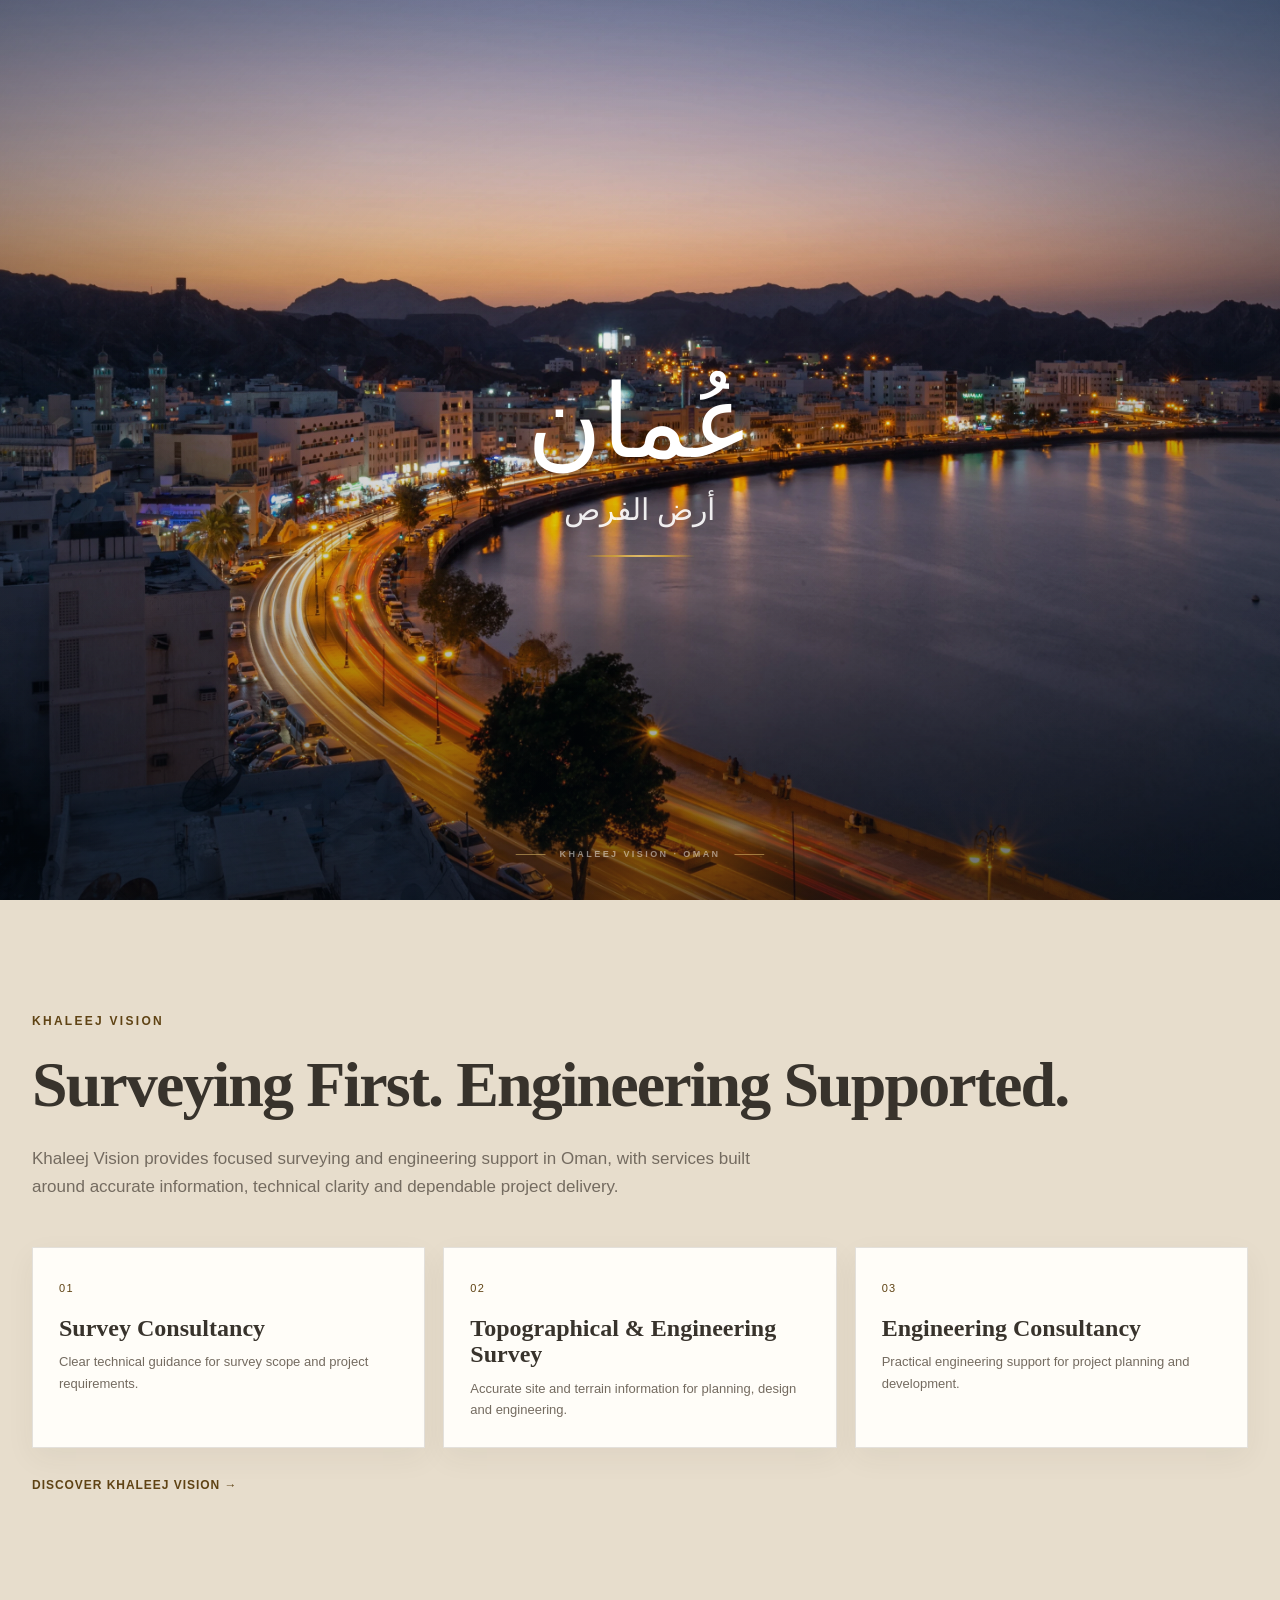
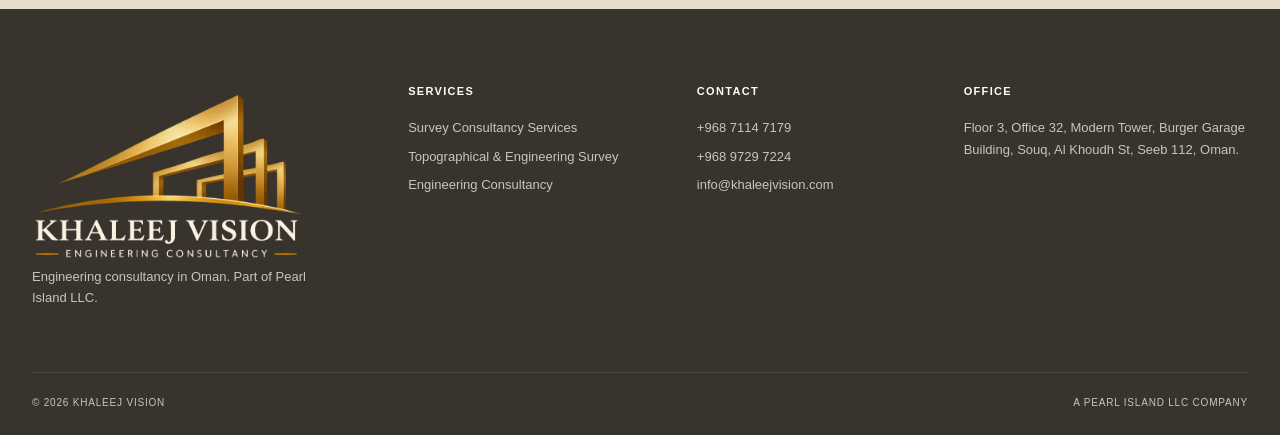
<file: index.html>
<!DOCTYPE html>
<html lang="en" dir="ltr">

<head>

  <meta charset="UTF-8">

  <meta
    name="viewport"
    content="width=device-width, initial-scale=1.0"
  >

  <meta
    name="description"
    content="Khaleej Vision — Land Surveying & Engineering Consultancy in Oman. Part of Pearl Island LLC."
  >

  <title>
    Khaleej Vision | Land Surveying & Engineering Consultancy
  </title>


  <!--
    Prevent the opening animation from flashing again
    if this browser tab/session has already seen it.

    ?intro=1 overrides this while developing.
  -->

  <script>
    try {
      const introParams =
        new URLSearchParams(window.location.search);

      const forceIntro =
        introParams.get("intro") === "1";

      const introSeen =
        sessionStorage.getItem("khaleejVisionIntroSeen") === "true";

      if (introSeen && !forceIntro) {
        document.documentElement.classList.add("kv-intro-skip");
      }
    } catch (error) {
      /* If sessionStorage is unavailable, simply show the intro. */
    }
  </script>


  <!-- Opening image preload -->

  <link
    rel="preload"
    href="assets/muttrah-night.webp"
    as="image"
    type="image/webp"
  >


  <!-- Main site styles -->

  <link
    rel="stylesheet"
    href="styles.css"
  >


  <!-- Homepage styles -->

  <link
    rel="stylesheet"
    href="hero-photo.css"
  >

</head>



<body class="home-page">


  <!-- ======================================================
       OPENING OMAN INTRO
       ====================================================== -->

  <div
    class="kv-intro"
    id="kvIntro"
    aria-hidden="true"
  >


    <!-- Background photograph -->

    <div class="kv-intro-media">

      <img
        src="assets/muttrah-night.webp"
        alt=""
        fetchpriority="high"
        decoding="async"
      >

    </div>


    <!-- Cinematic dark treatment -->

    <div class="kv-intro-shade"></div>


    <!-- Fine technical lines -->

    <div
      class="kv-intro-grid"
      aria-hidden="true"
    ></div>


    <!-- Arabic title -->

    <div class="kv-intro-content">

      <div
        class="kv-intro-arabic"
        lang="ar"
        dir="rtl"
      >

        <h1>
          عُمان
        </h1>

        <p>
          أرض الفرص
        </p>

        <span class="kv-intro-line"></span>

      </div>

    </div>


    <!-- Small company signature -->

    <div class="kv-intro-brand">

      <span class="kv-intro-brand-line"></span>

      <span>
        KHALEEJ VISION · OMAN
      </span>

      <span class="kv-intro-brand-line"></span>

    </div>

  </div>



  <!-- ======================================================
       GLOBAL PAGE NOISE
       ====================================================== -->

  <div
    class="page-noise"
    aria-hidden="true"
  ></div>



  <!-- ======================================================
       HEADER
       ====================================================== -->

  <header class="site-header">

    <div class="container nav-wrap">


      <!-- Logo -->

      <a
        class="brand-lockup"
        href="index.html"
        aria-label="Khaleej Vision home"
      >

        <svg
          class="brand-mark"
          viewBox="0 0 120 120"
          aria-hidden="true"
        >

          <ellipse
            cx="60"
            cy="60"
            rx="44"
            ry="25"
            fill="none"
            stroke="currentColor"
            stroke-width="5"
          />

          <circle
            cx="60"
            cy="60"
            r="15"
            fill="none"
            stroke="currentColor"
            stroke-width="5"
          />

          <line
            x1="60"
            y1="8"
            x2="60"
            y2="112"
            stroke="currentColor"
            stroke-width="3"
          />

          <line
            x1="8"
            y1="60"
            x2="112"
            y2="60"
            stroke="currentColor"
            stroke-width="3"
          />

          <path
            d="M32 76 C48 66,72 66,88 76"
            fill="none"
            stroke="currentColor"
            stroke-width="4"
            stroke-linecap="round"
          />

        </svg>


        <span class="brand-text">

          <strong>
            KHALEEJ VISION
          </strong>

          <small>
            LAND SURVEYING &amp; ENGINEERING CONSULTANCY
          </small>

        </span>

      </a>



      <!-- Desktop navigation -->

      <nav
        class="desktop-nav"
        aria-label="Primary navigation"
      >

        <a
          href="index.html"
          aria-current="page"
          data-en="Home"
          data-ar="الرئيسية"
        >
          Home
        </a>


        <a
          href="about.html"
          data-en="About"
          data-ar="من نحن"
        >
          About
        </a>


        <a
          href="services.html"
          data-en="Services"
          data-ar="خدماتنا"
        >
          Services
        </a>


        <a
          href="team.html"
          data-en="Team"
          data-ar="فريقنا"
        >
          Team
        </a>


        <a
          href="contact.html"
          data-en="Contact"
          data-ar="تواصل معنا"
        >
          Contact
        </a>

      </nav>



      <!-- Navigation actions -->

      <div class="nav-actions">

        <button
          class="lang-toggle"
          id="langToggle"
          type="button"
          aria-label="Switch language"
        >
          العربية
        </button>


        <a
          class="btn btn-gold btn-nav"
          href="contact.html"
          data-en="Request a Consultation"
          data-ar="اطلب استشارة"
        >
          Request a Consultation
        </a>


        <button
          class="menu-toggle"
          id="menuToggle"
          type="button"
          aria-label="Open menu"
        >

          <span></span>
          <span></span>

        </button>

      </div>

    </div>



    <!-- Mobile navigation -->

    <div
      class="mobile-menu"
      id="mobileMenu"
    >

      <a
        href="index.html"
        aria-current="page"
        data-en="Home"
        data-ar="الرئيسية"
      >
        Home
      </a>


      <a
        href="about.html"
        data-en="About"
        data-ar="من نحن"
      >
        About
      </a>


      <a
        href="services.html"
        data-en="Services"
        data-ar="خدماتنا"
      >
        Services
      </a>


      <a
        href="team.html"
        data-en="Team"
        data-ar="فريقنا"
      >
        Team
      </a>


      <a
        href="contact.html"
        data-en="Contact"
        data-ar="تواصل معنا"
      >
        Contact
      </a>


      <a
        class="btn btn-gold"
        href="contact.html"
        data-en="Request a Consultation"
        data-ar="اطلب استشارة"
      >
        Request a Consultation
      </a>

    </div>

  </header>



  <!-- ======================================================
       MAIN
       ====================================================== -->

  <main>


    <!-- ====================================================
         HOMEPAGE HERO
         ==================================================== -->

    <section class="home-photo-hero">


      <!-- Hero photograph -->

      <div
        class="home-hero-photo"
        aria-hidden="true"
      >

        <img
          id="homeHeroImage"
          src="assets/hero-surveyor-oman.png"
          alt="Surveyor in Oman with a theodolite, overlooking a construction site with buildings and mountains in the background."
        >

      </div>



      <!-- Hero content -->

      <div class="container home-hero-inner">

        <div class="home-hero-copy">

          <h1
            class="home-hero-title"
            data-en="See the Land<br>Clearly<span class='gold-dot'>.</span><br>Build with<br>Confidence<span class='gold-dot'>.</span>"
            data-ar="رؤية أوضح<br>للأرض<span class='gold-dot'>.</span><br>وبناء<br>بثقة<span class='gold-dot'>.</span>"
          >

            See the Land<br>

            Clearly<span class="gold-dot">.</span><br>

            Build with<br>

            Confidence<span class="gold-dot">.</span>

          </h1>


          <p
            class="home-hero-lead"
            data-en="Professional survey consultancy and topographical & engineering surveying services, supported by practical engineering expertise."
            data-ar="خدمات احترافية للاستشارات المساحية والرفع الطبوغرافي والمسح الهندسي، مدعومة بخبرة هندسية عملية."
          >

            Professional survey consultancy and topographical
            &amp; engineering surveying services, supported by
            practical engineering expertise.

          </p>


          <div class="hero-actions">

            <a
              class="btn btn-gold"
              href="contact.html"
              data-en="Request a Consultation"
              data-ar="اطلب استشارة"
            >
              Request a Consultation
            </a>


            <a
              class="btn btn-outline"
              href="services.html"
              data-en="Explore Our Services"
              data-ar="استكشف خدماتنا"
            >
              Explore Our Services
            </a>

          </div>

        </div>

      </div>



      <!-- Hero motto -->

      <div
        class="home-hero-motto"
        data-en="SURVEYING TODAY FOR A STRONGER TOMORROW"
        data-ar="مساحة اليوم لبناء غدٍ أقوى"
      >
        SURVEYING TODAY FOR A STRONGER TOMORROW
      </div>

    </section>



    <!-- ====================================================
         HOMEPAGE INTRO
         ==================================================== -->

    <section class="section home-intro">

      <div class="container">


        <div class="section-heading">


          <div
            class="eyebrow dark"
            data-en="KHALEEJ VISION"
            data-ar="خليج فيجن"
          >
            KHALEEJ VISION
          </div>


          <h2
            data-en="Surveying First. Engineering Supported."
            data-ar="المساحة أولاً. بدعم هندسي."
          >
            Surveying First. Engineering Supported.
          </h2>


          <p
            data-en="Khaleej Vision provides focused surveying and engineering support in Oman, with services built around accurate information, technical clarity and dependable project delivery."
            data-ar="تقدم خليج فيجن خدمات متخصصة في المساحة والدعم الهندسي في سلطنة عُمان، ترتكز على دقة المعلومات والوضوح الفني والاعتمادية في دعم المشاريع."
          >
            Khaleej Vision provides focused surveying and
            engineering support in Oman, with services built
            around accurate information, technical clarity and
            dependable project delivery.
          </p>

        </div>



        <!-- Service teasers -->

        <div class="home-teasers">


          <a
            class="teaser"
            href="services.html"
          >

            <span>
              01
            </span>

            <h3
              data-en="Survey Consultancy"
              data-ar="الاستشارات المساحية"
            >
              Survey Consultancy
            </h3>

            <p
              data-en="Clear technical guidance for survey scope and project requirements."
              data-ar="توجيه فني واضح لنطاق أعمال المسح ومتطلبات المشروع."
            >
              Clear technical guidance for survey scope and
              project requirements.
            </p>

          </a>



          <a
            class="teaser"
            href="services.html"
          >

            <span>
              02
            </span>

            <h3
              data-en="Topographical & Engineering Survey"
              data-ar="الرفع الطبوغرافي والمسح الهندسي"
            >
              Topographical &amp; Engineering Survey
            </h3>

            <p
              data-en="Accurate site and terrain information for planning, design and engineering."
              data-ar="معلومات دقيقة للموقع والتضاريس لدعم التخطيط والتصميم والهندسة."
            >
              Accurate site and terrain information for
              planning, design and engineering.
            </p>

          </a>



          <a
            class="teaser"
            href="services.html"
          >

            <span>
              03
            </span>

            <h3
              data-en="Engineering Consultancy"
              data-ar="الاستشارات الهندسية"
            >
              Engineering Consultancy
            </h3>

            <p
              data-en="Practical engineering support for project planning and development."
              data-ar="دعم هندسي عملي لتخطيط المشاريع وتطويرها."
            >
              Practical engineering support for project
              planning and development.
            </p>

          </a>

        </div>


        <a
          class="inline-link"
          href="about.html"
          data-en="Discover Khaleej Vision →"
          data-ar="تعرف على خليج فيجن ←"
        >
          Discover Khaleej Vision →
        </a>

      </div>

    </section>

  </main>



  <!-- ======================================================
       FOOTER
       ====================================================== -->

  <footer class="site-footer">

    <div class="container footer-grid">


      <div class="footer-brand">

        <a
          class="footer-lockup"
          href="index.html"
          aria-label="Khaleej Vision home"
        >

          <svg
            class="brand-mark"
            viewBox="0 0 120 120"
            aria-hidden="true"
          >

            <ellipse
              cx="60"
              cy="60"
              rx="44"
              ry="25"
              fill="none"
              stroke="currentColor"
              stroke-width="5"
            />

            <circle
              cx="60"
              cy="60"
              r="15"
              fill="none"
              stroke="currentColor"
              stroke-width="5"
            />

            <line
              x1="60"
              y1="8"
              x2="60"
              y2="112"
              stroke="currentColor"
              stroke-width="3"
            />

            <line
              x1="8"
              y1="60"
              x2="112"
              y2="60"
              stroke="currentColor"
              stroke-width="3"
            />

            <path
              d="M32 76 C48 66,72 66,88 76"
              fill="none"
              stroke="currentColor"
              stroke-width="4"
              stroke-linecap="round"
            />

          </svg>


          <span class="brand-text">

            <strong>
              KHALEEJ VISION
            </strong>

            <small>
              LAND SURVEYING &amp; ENGINEERING CONSULTANCY
            </small>

          </span>

        </a>


        <p
          data-en="Engineering consultancy in Oman. Part of Pearl Island LLC."
          data-ar="خدمات المساحة والاستشارات الهندسية في سلطنة عُمان. جزء من Pearl Island LLC."
        >
          Engineering consultancy in Oman.
          Part of Pearl Island LLC.
        </p>

      </div>



      <div>

        <h4
          data-en="Services"
          data-ar="الخدمات"
        >
          Services
        </h4>


        <a
          href="services.html"
          data-en="Survey Consultancy Services"
          data-ar="خدمات الاستشارات المساحية"
        >
          Survey Consultancy Services
        </a>


        <a
          href="services.html"
          data-en="Topographical & Engineering Survey"
          data-ar="الرفع الطبوغرافي والمسح الهندسي"
        >
          Topographical &amp; Engineering Survey
        </a>


        <a
          href="services.html"
          data-en="Engineering Consultancy"
          data-ar="الاستشارات الهندسية"
        >
          Engineering Consultancy
        </a>

      </div>



      <div>

        <h4
          data-en="Contact"
          data-ar="التواصل"
        >
          Contact
        </h4>

        <p>
          +968 7114 7179
        </p>

        <p>
          +968 9729 7224
        </p>

        <p>
          info@khaleejvision.com
        </p>

      </div>



      <div>

        <h4
          data-en="Office"
          data-ar="المكتب"
        >
          Office
        </h4>


        <p
          data-en="Floor 3, Office 32, Modern Tower, Burger Garage Building, Souq, Al Khoudh St, Seeb 112, Oman."
          data-ar="الطابق الثالث، مكتب 32، البرج الحديث، مبنى Burger Garage، السوق، شارع الخوض، السيب 112، سلطنة عُمان."
        >
          Floor 3, Office 32, Modern Tower,
          Burger Garage Building, Souq,
          Al Khoudh St, Seeb 112, Oman.
        </p>

      </div>

    </div>



    <div class="container footer-bottom">

      <span>
        © 2026 Khaleej Vision
      </span>

      <span
        data-en="A Pearl Island LLC Company"
        data-ar="إحدى شركات Pearl Island LLC"
      >
        A Pearl Island LLC Company
      </span>

    </div>

  </footer>



  <!-- Main site JavaScript -->

  <script src="script.js"></script>

</body>

</html>
</file>
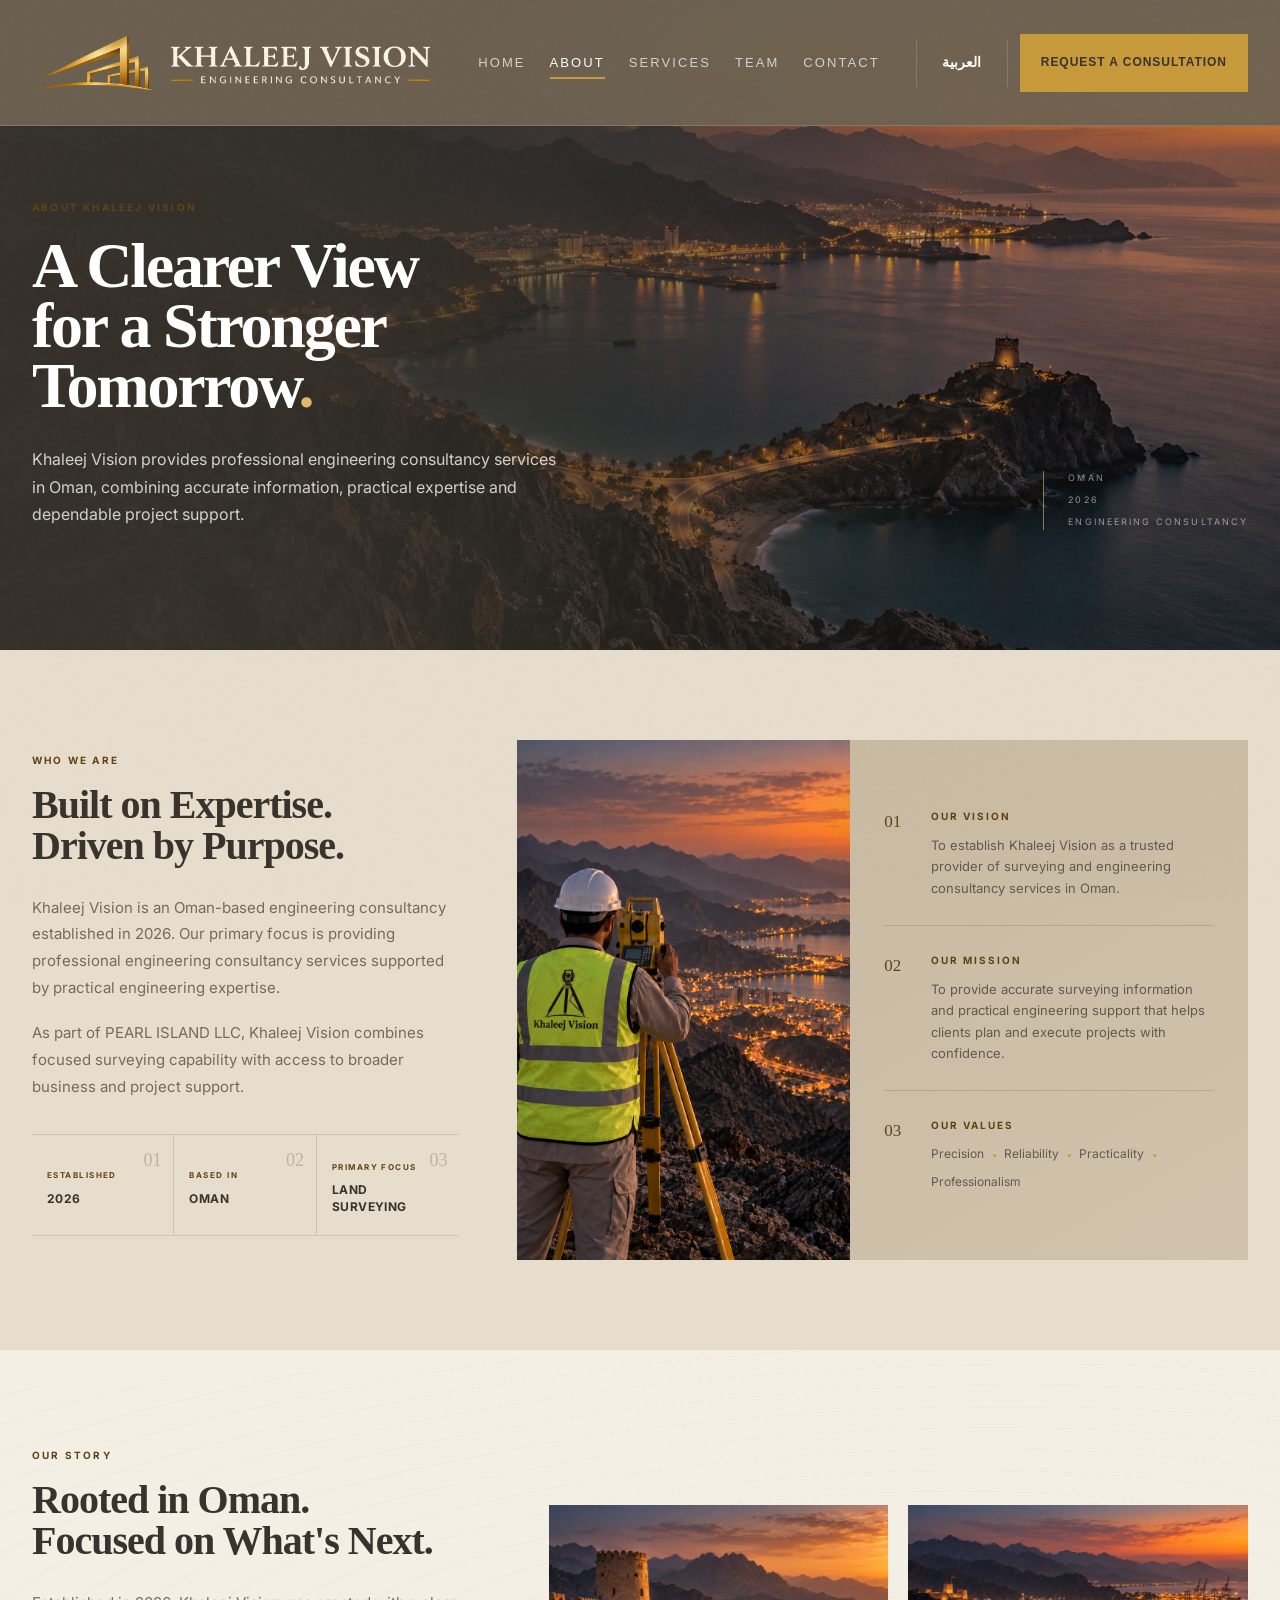
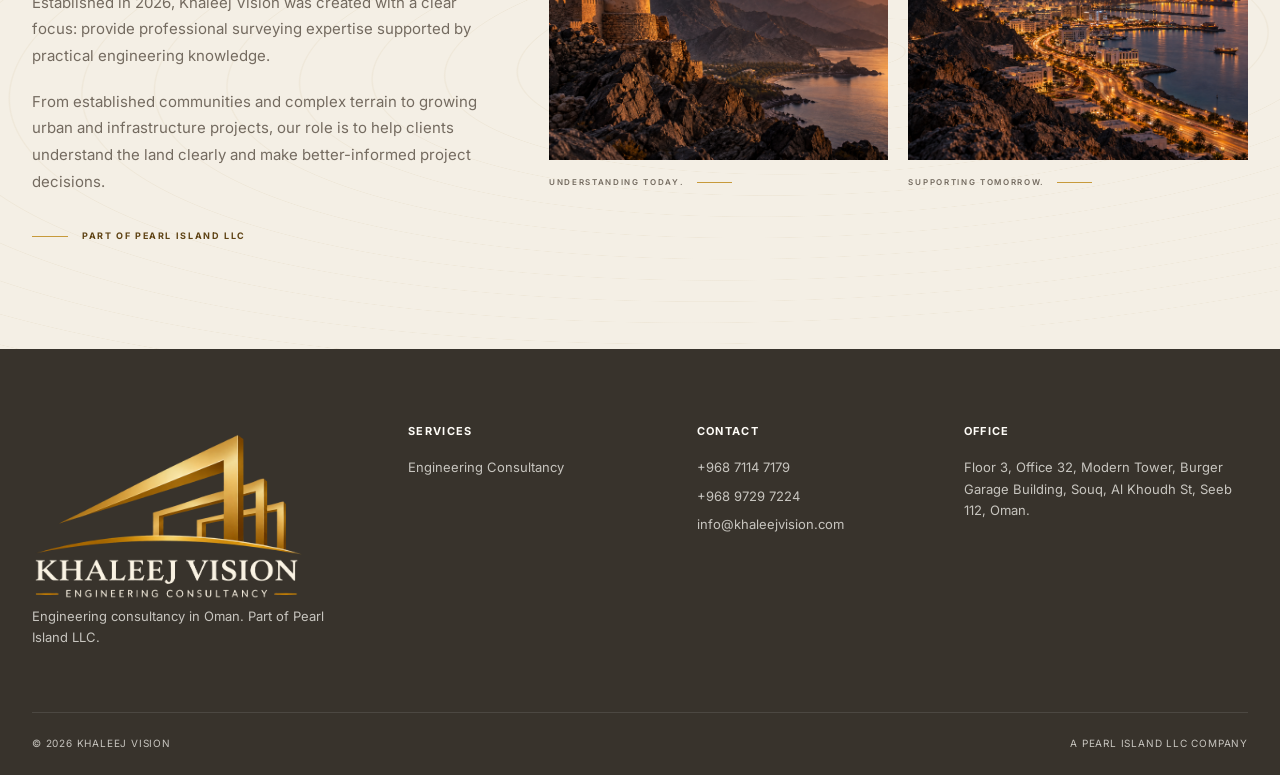
<file: about.html>
<!DOCTYPE html>
<html lang="en" dir="ltr">
<head>
  <meta charset="UTF-8">

  <meta
    name="viewport"
    content="width=device-width, initial-scale=1.0"
  >

  <meta
    name="description"
    content="About Khaleej Vision, an Oman-based surveying and engineering consultancy and part of Pearl Island LLC."
  >

  <title>About | Khaleej Vision</title>

  <!-- Fonts -->
  <link rel="preconnect" href="https://fonts.googleapis.com">
  <link rel="preconnect" href="https://fonts.gstatic.com" crossorigin>

  <link
    href="https://fonts.googleapis.com/css2?family=Inter:wght@400;500;600;700&display=swap"
    rel="stylesheet"
  >

  <!-- Main site CSS -->
  <link rel="stylesheet" href="styles.css">

  <!-- About page CSS -->
  <link rel="stylesheet" href="about-page.css">
</head>
<body class="about-page">
  <div class="page-noise" aria-hidden="true"></div>
  <header class="site-header">
    <div class="container nav-wrap">
      <a class="brand-lockup" href="index.html" aria-label="Khaleej Vision home">
        <svg class="brand-mark" viewBox="0 0 120 120" aria-hidden="true"><ellipse cx="60" cy="60" rx="44" ry="25" fill="none" stroke="currentColor" stroke-width="5"/><circle cx="60" cy="60" r="15" fill="none" stroke="currentColor" stroke-width="5"/><line x1="60" y1="8" x2="60" y2="112" stroke="currentColor" stroke-width="3"/><line x1="8" y1="60" x2="112" y2="60" stroke="currentColor" stroke-width="3"/><path d="M32 76 C48 66,72 66,88 76" fill="none" stroke="currentColor" stroke-width="4" stroke-linecap="round"/></svg>
        <span class="brand-text"><strong>KHALEEJ VISION</strong><small>LAND SURVEYING &amp; ENGINEERING CONSULTANCY</small></span>
      </a>

      <nav class="desktop-nav" aria-label="Primary navigation">

        <a href="index.html"
          data-en="Home"
          data-ar="الرئيسية">
          Home
        </a>

        <a href="about.html"
          aria-current="page"
          data-en="About"
          data-ar="من نحن">
          About
        </a>

        <a href="services.html"
          data-en="Services"
          data-ar="خدماتنا">
          Services
        </a>

        <a href="team.html"
          data-en="Team"
          data-ar="فريقنا">
          Team
        </a>

        <a href="contact.html"
          data-en="Contact"
          data-ar="تواصل معنا">
          Contact
        </a>

      </nav>

      <div class="nav-actions">
        <button class="lang-toggle" id="langToggle" type="button" aria-label="Switch language">العربية</button>
        <a class="btn btn-gold btn-nav" href="contact.html" data-en="Request a Consultation" data-ar="اطلب استشارة">Request a Consultation</a>
        <button class="menu-toggle" id="menuToggle" type="button" aria-label="Open menu"><span></span><span></span></button>
      </div>
    </div>

    <div class="mobile-menu" id="mobileMenu">

      <a href="index.html"
        data-en="Home"
        data-ar="الرئيسية">
        Home
      </a>

      <a href="about.html"
        data-en="About"
        data-ar="من نحن">
        About
      </a>

      <a href="services.html"
        data-en="Services"
        data-ar="خدماتنا">
        Services
      </a>

      <a href="team.html"
        data-en="Team"
        data-ar="فريقنا">
        Team
      </a>

      <a href="contact.html"
        data-en="Contact"
        data-ar="تواصل معنا">
        Contact
      </a>

      <a class="btn btn-gold"
        href="contact.html"
        data-en="Request a Consultation"
        data-ar="اطلب استشارة">
        Request a Consultation
      </a>

    </div>

  </header>

  <main>

  <!-- ABOUT HERO -->
  <section class="about-hero">
    <div class="about-hero-media">
      <img
        src="assets/about-hero.png"
        alt="Mountainous coastal landscape in Oman at sunset"
      >
    </div>

    <div class="about-hero-overlay"></div>

    <div class="container about-hero-inner">
      <div class="about-hero-copy">

        <div
          class="eyebrow"
          data-en="ABOUT KHALEEJ VISION"
          data-ar="عن خليج فيجن"
        >
          ABOUT KHALEEJ VISION
        </div>

        <h1
          data-en="A Clearer View<br>for a Stronger<br>Tomorrow<span class='gold-dot'>.</span>"
          data-ar="رؤية أوضح<br>لمستقبل<br>أقوى<span class='gold-dot'>.</span>"
        >
          A Clearer View<br>
          for a Stronger<br>
          Tomorrow<span class="gold-dot">.</span>
        </h1>

        <p
          data-en="Khaleej Vision provides professional engineering consultancy services in Oman, combining accurate information, practical expertise and dependable project support."
          data-ar="تقدم خليج فيجن خدمات احترافية في المساحة الأرضية والاستشارات الهندسية في سلطنة عُمان، مع الجمع بين المعلومات الدقيقة والخبرة العملية والدعم الموثوق للمشاريع."
        >
          Khaleej Vision provides professional engineering consultancy services in Oman, combining accurate information, practical expertise and dependable project support.
        </p>

      </div>

      <div class="about-hero-side-note" aria-hidden="true">
        <span>OMAN</span>
        <span>2026</span>
        <span>ENGINEERING CONSULTANCY</span>
      </div>
    </div>
  </section>


  <!-- WHO WE ARE -->
  <section class="about-who">
    <div class="container about-who-grid">

      <!-- LEFT COPY -->
      <div class="about-who-copy">

        <div
          class="eyebrow dark"
          data-en="WHO WE ARE"
          data-ar="من نحن"
        >
          WHO WE ARE
        </div>

        <h2
          data-en="Built on Expertise.<br>Driven by Purpose."
          data-ar="مبنية على الخبرة.<br>ومدفوعة بالهدف."
        >
          Built on Expertise.<br>
          Driven by Purpose.
        </h2>

        <p
          data-en="Khaleej Vision is an Oman-based engineering consultancy established in 2026. Our primary focus is providing professional engineering consultancy services supported by practical engineering expertise."
          data-ar="خليج فيجن شركة متخصصة في الاستشارات الهندسية في سلطنة عُمان، تأسست في عام 2026. يتركز عملنا الأساسي على تقديم خدمات الاستشارات الهندسية المتميزة، مدعومة بخبرة هندسية عملية."
        >
          Khaleej Vision is an Oman-based engineering consultancy established in 2026. Our primary focus is providing professional engineering consultancy services supported by practical engineering expertise.
        </p>

        <p
          data-en="As part of PEARL ISLAND LLC, Khaleej Vision combines focused surveying capability with access to broader business and project support."
          data-ar="وباعتبارها جزءاً من PEARL ISLAND LLC، تجمع خليج فيجن بين الخبرة المتخصصة في أعمال المساحة والدعم الأوسع للأعمال والمشاريع."
        >
          As part of PEARL ISLAND LLC, Khaleej Vision combines focused surveying capability with access to broader business and project support.
        </p>

        <div class="about-specs">

          <div class="about-spec">
            <span>01</span>
            <small data-en="ESTABLISHED" data-ar="تأسست">ESTABLISHED</small>
            <strong>2026</strong>
          </div>

          <div class="about-spec">
            <span>02</span>
            <small data-en="BASED IN" data-ar="المقر">BASED IN</small>
            <strong data-en="OMAN" data-ar="سلطنة عُمان">OMAN</strong>
          </div>

          <div class="about-spec">
            <span>03</span>
            <small data-en="PRIMARY FOCUS" data-ar="المجال الرئيسي">PRIMARY FOCUS</small>
            <strong data-en="LAND SURVEYING" data-ar="المساحة الأرضية">LAND SURVEYING</strong>
          </div>

        </div>
      </div>


      <!-- MIDDLE IMAGE -->
      <div class="about-who-image">
        <img
          src="assets/about-surveyor.png"
          alt="Land surveyor working in mountainous terrain in Oman"
        >
      </div>


      <!-- RIGHT PANEL -->
      <aside class="about-values-panel">

        <div class="about-value-item">
          <div class="about-value-number">01</div>

          <div>
            <h3 data-en="OUR VISION" data-ar="رؤيتنا">
              OUR VISION
            </h3>

            <p
              data-en="To establish Khaleej Vision as a trusted provider of surveying and engineering consultancy services in Oman."
              data-ar="أن تصبح خليج فيجن جهة موثوقة في خدمات المساحة والاستشارات الهندسية في سلطنة عُمان."
            >
              To establish Khaleej Vision as a trusted provider of surveying and engineering consultancy services in Oman.
            </p>
          </div>
        </div>


        <div class="about-value-item">
          <div class="about-value-number">02</div>

          <div>
            <h3 data-en="OUR MISSION" data-ar="مهمتنا">
              OUR MISSION
            </h3>

            <p
              data-en="To provide accurate surveying information and practical engineering support that helps clients plan and execute projects with confidence."
              data-ar="تقديم معلومات مساحية دقيقة ودعم هندسي عملي يساعد العملاء على التخطيط وتنفيذ المشاريع بثقة."
            >
              To provide accurate surveying information and practical engineering support that helps clients plan and execute projects with confidence.
            </p>
          </div>
        </div>


        <div class="about-value-item">
          <div class="about-value-number">03</div>

          <div>
            <h3 data-en="OUR VALUES" data-ar="قيمنا">
              OUR VALUES
            </h3>

            <div class="about-values-list">
              <span data-en="Precision" data-ar="الدقة">Precision</span>
              <span data-en="Reliability" data-ar="الموثوقية">Reliability</span>
              <span data-en="Practicality" data-ar="العملية">Practicality</span>
              <span data-en="Professionalism" data-ar="الاحترافية">Professionalism</span>
            </div>
          </div>
        </div>

      </aside>
    </div>
  </section>

  <!-- OUR STORY -->
  <section class="about-story">
    <div class="container about-story-grid">

      <div class="about-story-copy">

        <div
          class="eyebrow dark"
          data-en="OUR STORY"
          data-ar="قصتنا"
        >
          OUR STORY
        </div>

        <h2
          data-en="Rooted in Oman.<br>Focused on What's Next."
          data-ar="جذورنا في عُمان.<br>ونظرتنا نحو المستقبل."
        >
          Rooted in Oman.<br>
          Focused on What's Next.
        </h2>

        <p
          data-en="Established in 2026, Khaleej Vision was created with a clear focus: provide professional surveying expertise supported by practical engineering knowledge."
          data-ar="تأسست خليج فيجن في عام 2026 برؤية واضحة تتمثل في تقديم خبرة احترافية في أعمال المساحة مدعومة بمعرفة هندسية عملية."
        >
          Established in 2026, Khaleej Vision was created with a clear focus: provide professional surveying expertise supported by practical engineering knowledge.
        </p>

        <p
          data-en="From established communities and complex terrain to growing urban and infrastructure projects, our role is to help clients understand the land clearly and make better-informed project decisions."
          data-ar="من المجتمعات القائمة والتضاريس المعقدة إلى المشاريع الحضرية والبنية الأساسية المتنامية، يتمثل دورنا في مساعدة العملاء على فهم الأرض بوضوح واتخاذ قرارات أفضل للمشاريع."
        >
          From established communities and complex terrain to growing urban and infrastructure projects, our role is to help clients understand the land clearly and make better-informed project decisions.
        </p>

        <div class="about-parent-company">
          <span></span>
          <strong
            data-en="PART OF PEARL ISLAND LLC"
            data-ar="جزء من PEARL ISLAND LLC"
          >
            PART OF PEARL ISLAND LLC
          </strong>
        </div>

      </div>


      <div class="about-story-images">

        <figure class="about-story-card">
          <img
            src="assets/about-heritage.png"
            alt="Historic Omani fort overlooking mountainous coastal terrain"
          >

          <figcaption>
            <span data-en="UNDERSTANDING TODAY." data-ar="فهم الحاضر.">
              UNDERSTANDING TODAY.
            </span>
          </figcaption>
        </figure>


        <figure class="about-story-card">
          <img
            src="assets/about-modern-oman.png"
            alt="Modern coastal development in Oman at twilight"
          >

          <figcaption>
            <span data-en="SUPPORTING TOMORROW." data-ar="دعم المستقبل.">
              SUPPORTING TOMORROW.
            </span>
          </figcaption>
        </figure>

      </div>
    </div>
  </section>

</main>

  <footer class="site-footer">
    <div class="container footer-grid">
      <div class="footer-brand"><a class="footer-lockup" href="index.html" aria-label="Khaleej Vision home"><svg class="brand-mark" viewBox="0 0 120 120" aria-hidden="true"><ellipse cx="60" cy="60" rx="44" ry="25" fill="none" stroke="currentColor" stroke-width="5"/><circle cx="60" cy="60" r="15" fill="none" stroke="currentColor" stroke-width="5"/><line x1="60" y1="8" x2="60" y2="112" stroke="currentColor" stroke-width="3"/><line x1="8" y1="60" x2="112" y2="60" stroke="currentColor" stroke-width="3"/><path d="M32 76 C48 66,72 66,88 76" fill="none" stroke="currentColor" stroke-width="4" stroke-linecap="round"/></svg><span class="brand-text"><strong>KHALEEJ VISION</strong><small>ENGINEERING CONSULTANCY</small></span></a><p data-en="Engineering consultancy in Oman. Part of Pearl Island LLC." data-ar="الاستشارات الهندسية في سلطنة عُمان. جزء من Pearl Island LLC.">Engineering consultancy in Oman. Part of Pearl Island LLC.</p></div>
      <div><h4 data-en="Services" data-ar="الخدمات">Services</h4><a href="services.html" data-en="Engineering Consultancy" data-ar="الاستشارات الهندسية">Engineering Consultancy</a></div>
      <div><h4 data-en="Contact" data-ar="التواصل">Contact</h4><p>+968 7114 7179</p><p>+968 9729 7224</p><p>info@khaleejvision.com</p></div>
      <div><h4 data-en="Office" data-ar="المكتب">Office</h4><p data-en="Floor 3, Office 32, Modern Tower, Burger Garage Building, Souq, Al Khoudh St, Seeb 112, Oman." data-ar="الطابق الثالث، مكتب 32، البرج الحديث، مبنى Burger Garage، السوق، شارع الخوض، السيب 112، سلطنة عُمان.">Floor 3, Office 32, Modern Tower, Burger Garage Building, Souq, Al Khoudh St, Seeb 112, Oman.</p></div>
    </div>
    <div class="container footer-bottom"><span>© 2026 Khaleej Vision</span><span data-en="A Pearl Island LLC Company" data-ar="إحدى شركات Pearl Island LLC">A Pearl Island LLC Company</span></div>
  </footer>
  <script src="script.js"></script>
</body>
</html>
</file>
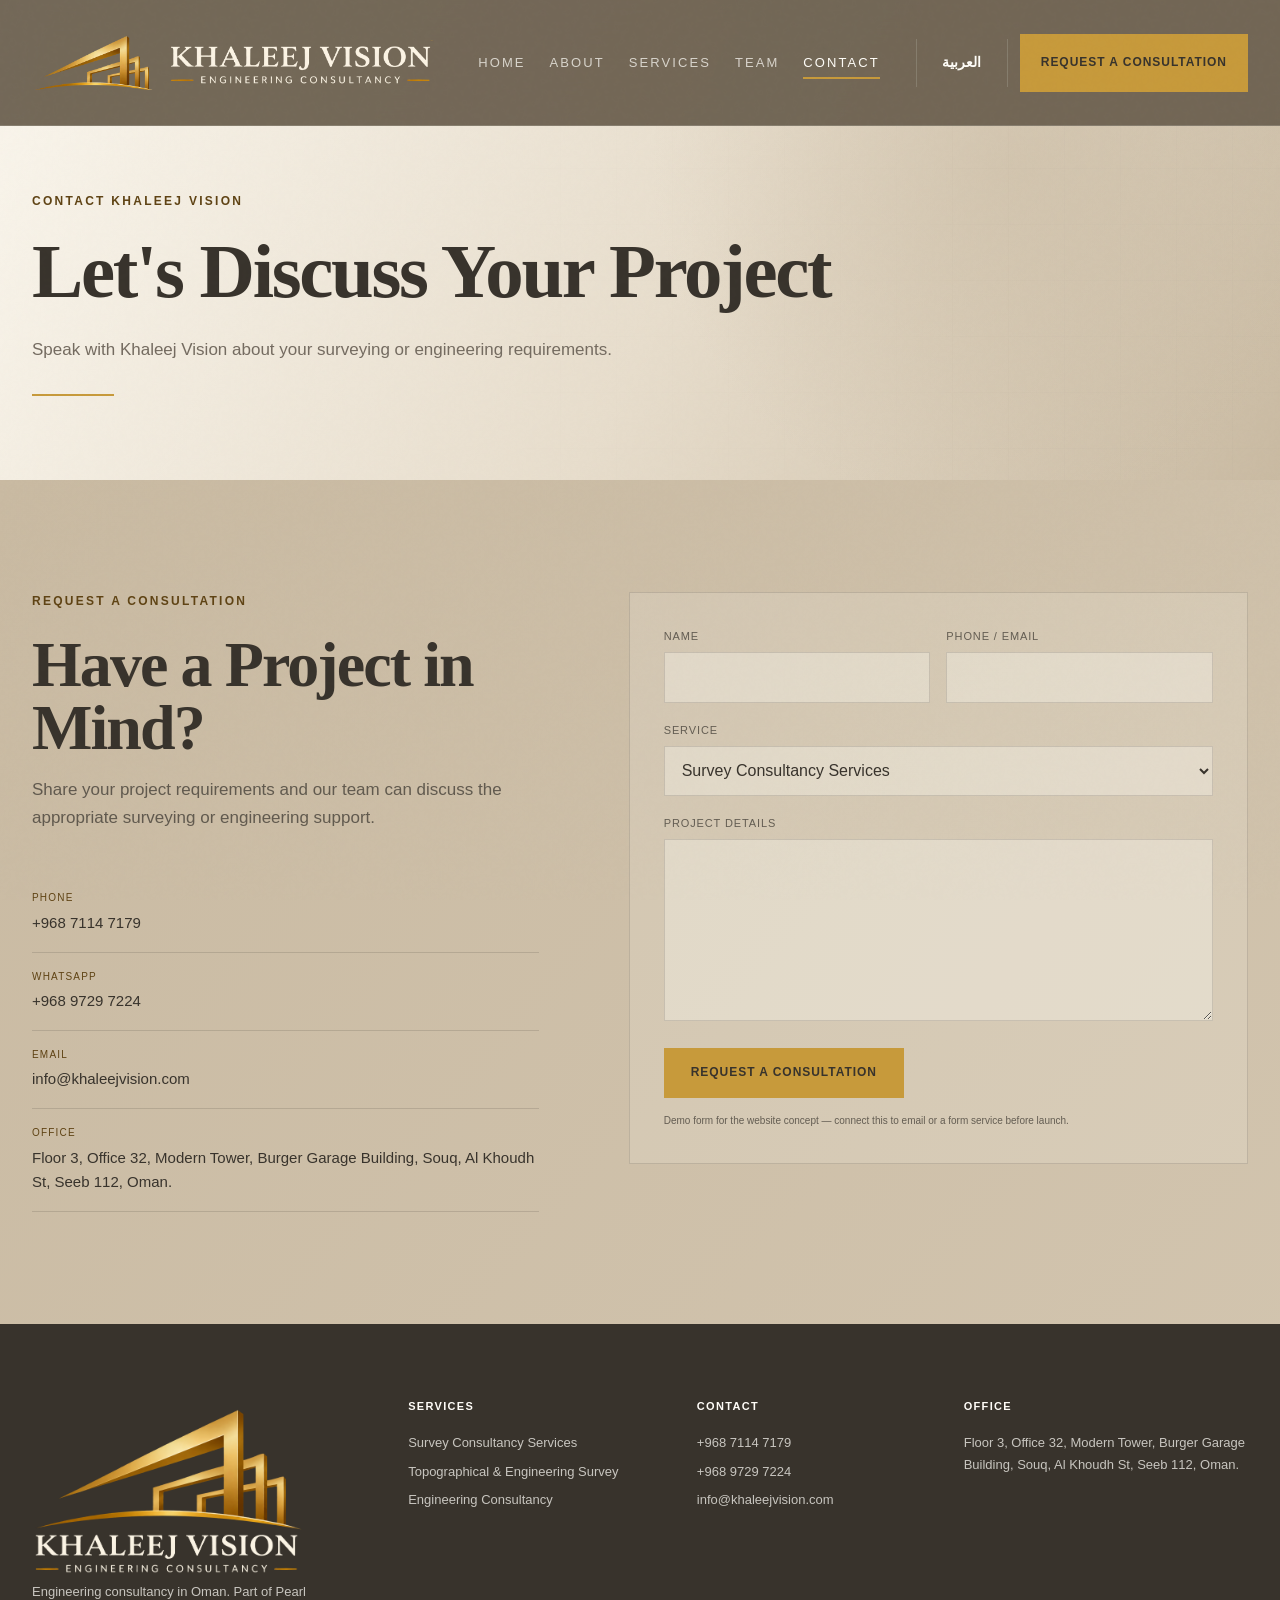
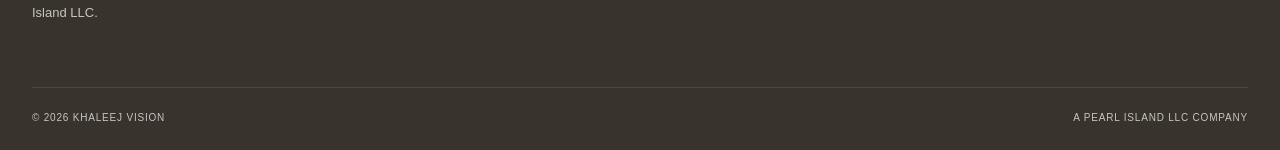
<file: contact.html>
<!DOCTYPE html>
<html lang="en" dir="ltr">
<head>
  <meta charset="UTF-8">
  <meta name="viewport" content="width=device-width, initial-scale=1.0">
  <meta name="description" content="Request a consultation with Khaleej Vision for surveying and engineering requirements in Oman.">
  <title>Contact | Khaleej Vision</title>
  <link rel="stylesheet" href="styles.css">
</head>
<body>
  <div class="page-noise" aria-hidden="true"></div>
  <header class="site-header">
    <div class="container nav-wrap">
      <a class="brand-lockup" href="index.html" aria-label="Khaleej Vision home">
        <svg class="brand-mark" viewBox="0 0 120 120" aria-hidden="true"><ellipse cx="60" cy="60" rx="44" ry="25" fill="none" stroke="currentColor" stroke-width="5"/><circle cx="60" cy="60" r="15" fill="none" stroke="currentColor" stroke-width="5"/><line x1="60" y1="8" x2="60" y2="112" stroke="currentColor" stroke-width="3"/><line x1="8" y1="60" x2="112" y2="60" stroke="currentColor" stroke-width="3"/><path d="M32 76 C48 66,72 66,88 76" fill="none" stroke="currentColor" stroke-width="4" stroke-linecap="round"/></svg>
        <span class="brand-text"><strong>KHALEEJ VISION</strong><small>LAND SURVEYING &amp; ENGINEERING CONSULTANCY</small></span>
      </a>
      <nav class="desktop-nav" aria-label="Primary navigation">
        <a href="index.html" data-en="Home" data-ar="الرئيسية">Home</a>
        <a href="about.html" data-en="About" data-ar="من نحن">About</a>
        <a href="services.html" data-en="Services" data-ar="خدماتنا">Services</a>
        <a href="team.html" data-en="Team" data-ar="فريق العمل">Team</a>
        <a href="contact.html" aria-current="page" data-en="Contact" data-ar="تواصل معنا">Contact</a>
      </nav>
      <div class="nav-actions">
        <button class="lang-toggle" id="langToggle" type="button" aria-label="Switch language">العربية</button>
        <a class="btn btn-gold btn-nav" href="contact.html" data-en="Request a Consultation" data-ar="اطلب استشارة">Request a Consultation</a>
        <button class="menu-toggle" id="menuToggle" type="button" aria-label="Open menu"><span></span><span></span></button>
      </div>
    </div>
    <div class="mobile-menu" id="mobileMenu">

      <a href="index.html"
        data-en="Home"
        data-ar="الرئيسية">
        Home
      </a>

      <a href="about.html"
        data-en="About"
        data-ar="من نحن">
        About
      </a>

      <a href="services.html"
        data-en="Services"
        data-ar="خدماتنا">
        Services
      </a>

      <a href="team.html"
        data-en="Team"
        data-ar="فريقنا">
        Team
      </a>

      <a href="contact.html"
        aria-current="page"
        data-en="Contact"
        data-ar="تواصل معنا">
        Contact
      </a>

      <a class="btn btn-gold"
        href="contact.html"
        data-en="Request a Consultation"
        data-ar="اطلب استشارة">
        Request a Consultation
      </a>

    </div>
  </header>

  <main>
    <section class="page-hero">
      <div class="container page-hero-inner">
        <div class="eyebrow" data-en="CONTACT KHALEEJ VISION" data-ar="تواصل مع خليج فيجن">CONTACT KHALEEJ VISION</div>
        <h1 data-en="Let's Discuss Your Project" data-ar="لنناقش مشروعك">Let's Discuss Your Project</h1>
        <p data-en="Speak with Khaleej Vision about your surveying or engineering requirements." data-ar="تواصل مع خليج فيجن لمناقشة متطلباتك في أعمال المساحة أو الاستشارات الهندسية.">Speak with Khaleej Vision about your surveying or engineering requirements.</p>
        <span class="hero-line"></span>
      </div>
    </section>

    <section class="section contact-page">
      <div class="container contact-grid">
        <div class="contact-copy">
          <div class="eyebrow" data-en="REQUEST A CONSULTATION" data-ar="اطلب استشارة">REQUEST A CONSULTATION</div>
          <h2 data-en="Have a Project in Mind?" data-ar="هل لديك مشروع؟">Have a Project in Mind?</h2>
          <p data-en="Share your project requirements and our team can discuss the appropriate surveying or engineering support." data-ar="شاركنا متطلبات مشروعك ويمكن لفريقنا مناقشة الدعم المساحي أو الهندسي المناسب.">Share your project requirements and our team can discuss the appropriate surveying or engineering support.</p>
          <div class="contact-details">
            <a href="tel:+96871147179"><small data-en="Phone" data-ar="الهاتف">Phone</small><strong>+968 7114 7179</strong></a>
            <a href="https://wa.me/96897297224" target="_blank" rel="noopener"><small>WhatsApp</small><strong>+968 9729 7224</strong></a>
            <a href="mailto:info@khaleejvision.com"><small data-en="Email" data-ar="البريد الإلكتروني">Email</small><strong>info@khaleejvision.com</strong></a>
            <div class="address-line"><small data-en="Office" data-ar="المكتب">Office</small><strong data-en="Floor 3, Office 32, Modern Tower, Burger Garage Building, Souq, Al Khoudh St, Seeb 112, Oman." data-ar="الطابق الثالث، مكتب 32، البرج الحديث، مبنى Burger Garage، السوق، شارع الخوض، السيب 112، سلطنة عُمان.">Floor 3, Office 32, Modern Tower, Burger Garage Building, Souq, Al Khoudh St, Seeb 112, Oman.</strong></div>
          </div>
        </div>
        <form class="contact-form" id="contactForm">
          <div class="form-row"><label><span data-en="Name" data-ar="الاسم">Name</span><input type="text" name="name" required></label><label><span data-en="Phone / Email" data-ar="الهاتف / البريد الإلكتروني">Phone / Email</span><input type="text" name="contact" required></label></div>
          <label><span data-en="Service" data-ar="الخدمة">Service</span><select name="service"><option value="survey-consultancy" data-en-option="Survey Consultancy Services" data-ar-option="خدمات الاستشارات المساحية">Survey Consultancy Services</option><option value="topographical-survey" data-en-option="Topographical & Engineering Survey" data-ar-option="الرفع الطبوغرافي والمسح الهندسي">Topographical & Engineering Survey</option><option value="engineering-consultancy" data-en-option="Engineering Consultancy" data-ar-option="الاستشارات الهندسية">Engineering Consultancy</option></select></label>
          <label><span data-en="Project Details" data-ar="تفاصيل المشروع">Project Details</span><textarea name="details" rows="6"></textarea></label>
          <button class="btn btn-gold" type="submit" data-en="Request a Consultation" data-ar="اطلب استشارة">Request a Consultation</button>
          <p class="form-note" id="formNote" data-en="Demo form for the website concept — connect this to email or a form service before launch." data-ar="هذا نموذج تجريبي للتصميم — يجب ربطه بالبريد الإلكتروني أو خدمة نماذج قبل الإطلاق.">Demo form for the website concept — connect this to email or a form service before launch.</p>
        </form>
      </div>
    </section>
  </main>

  <footer class="site-footer">
    <div class="container footer-grid">
      <div class="footer-brand"><a class="footer-lockup" href="index.html" aria-label="Khaleej Vision home"><svg class="brand-mark" viewBox="0 0 120 120" aria-hidden="true"><ellipse cx="60" cy="60" rx="44" ry="25" fill="none" stroke="currentColor" stroke-width="5"/><circle cx="60" cy="60" r="15" fill="none" stroke="currentColor" stroke-width="5"/><line x1="60" y1="8" x2="60" y2="112" stroke="currentColor" stroke-width="3"/><line x1="8" y1="60" x2="112" y2="60" stroke="currentColor" stroke-width="3"/><path d="M32 76 C48 66,72 66,88 76" fill="none" stroke="currentColor" stroke-width="4" stroke-linecap="round"/></svg><span class="brand-text"><strong>KHALEEJ VISION</strong><small>LAND SURVEYING &amp; ENGINEERING CONSULTANCY</small></span></a><p data-en="Engineering consultancy in Oman. Part of Pearl Island LLC." data-ar="خدمات المساحة والاستشارات الهندسية في سلطنة عُمان. جزء من Pearl Island LLC.">Engineering consultancy in Oman. Part of Pearl Island LLC.</p></div>
      <div><h4 data-en="Services" data-ar="الخدمات">Services</h4><a href="services.html" data-en="Survey Consultancy Services" data-ar="خدمات الاستشارات المساحية">Survey Consultancy Services</a><a href="services.html" data-en="Topographical & Engineering Survey" data-ar="الرفع الطبوغرافي والمسح الهندسي">Topographical & Engineering Survey</a><a href="services.html" data-en="Engineering Consultancy" data-ar="الاستشارات الهندسية">Engineering Consultancy</a></div>
      <div><h4 data-en="Contact" data-ar="التواصل">Contact</h4><p>+968 7114 7179</p><p>+968 9729 7224</p><p>info@khaleejvision.com</p></div>
      <div><h4 data-en="Office" data-ar="المكتب">Office</h4><p data-en="Floor 3, Office 32, Modern Tower, Burger Garage Building, Souq, Al Khoudh St, Seeb 112, Oman." data-ar="الطابق الثالث، مكتب 32، البرج الحديث، مبنى Burger Garage، السوق، شارع الخوض، السيب 112، سلطنة عُمان.">Floor 3, Office 32, Modern Tower, Burger Garage Building, Souq, Al Khoudh St, Seeb 112, Oman.</p></div>
    </div>
    <div class="container footer-bottom"><span>© 2026 Khaleej Vision</span><span data-en="A Pearl Island LLC Company" data-ar="إحدى شركات Pearl Island LLC">A Pearl Island LLC Company</span></div>
  </footer>
  <script src="script.js"></script>
</body>
</html>
</file>
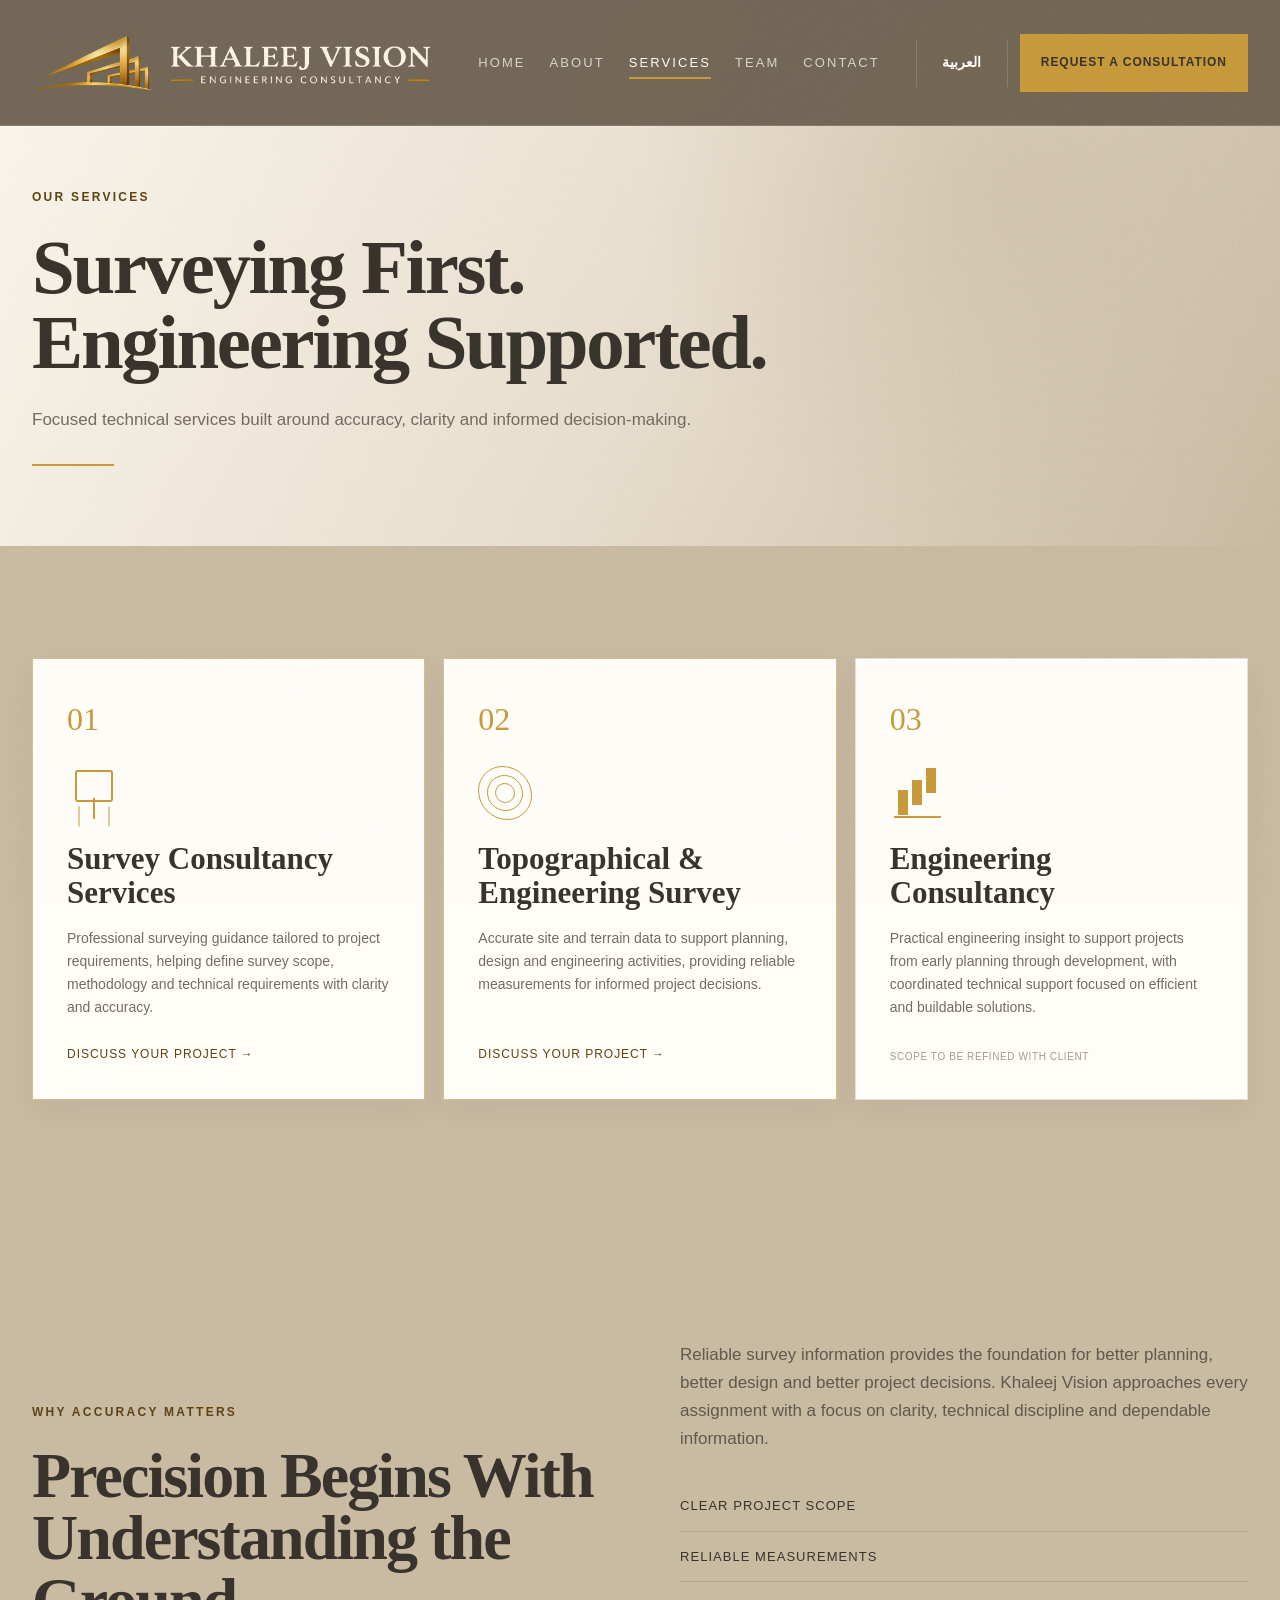
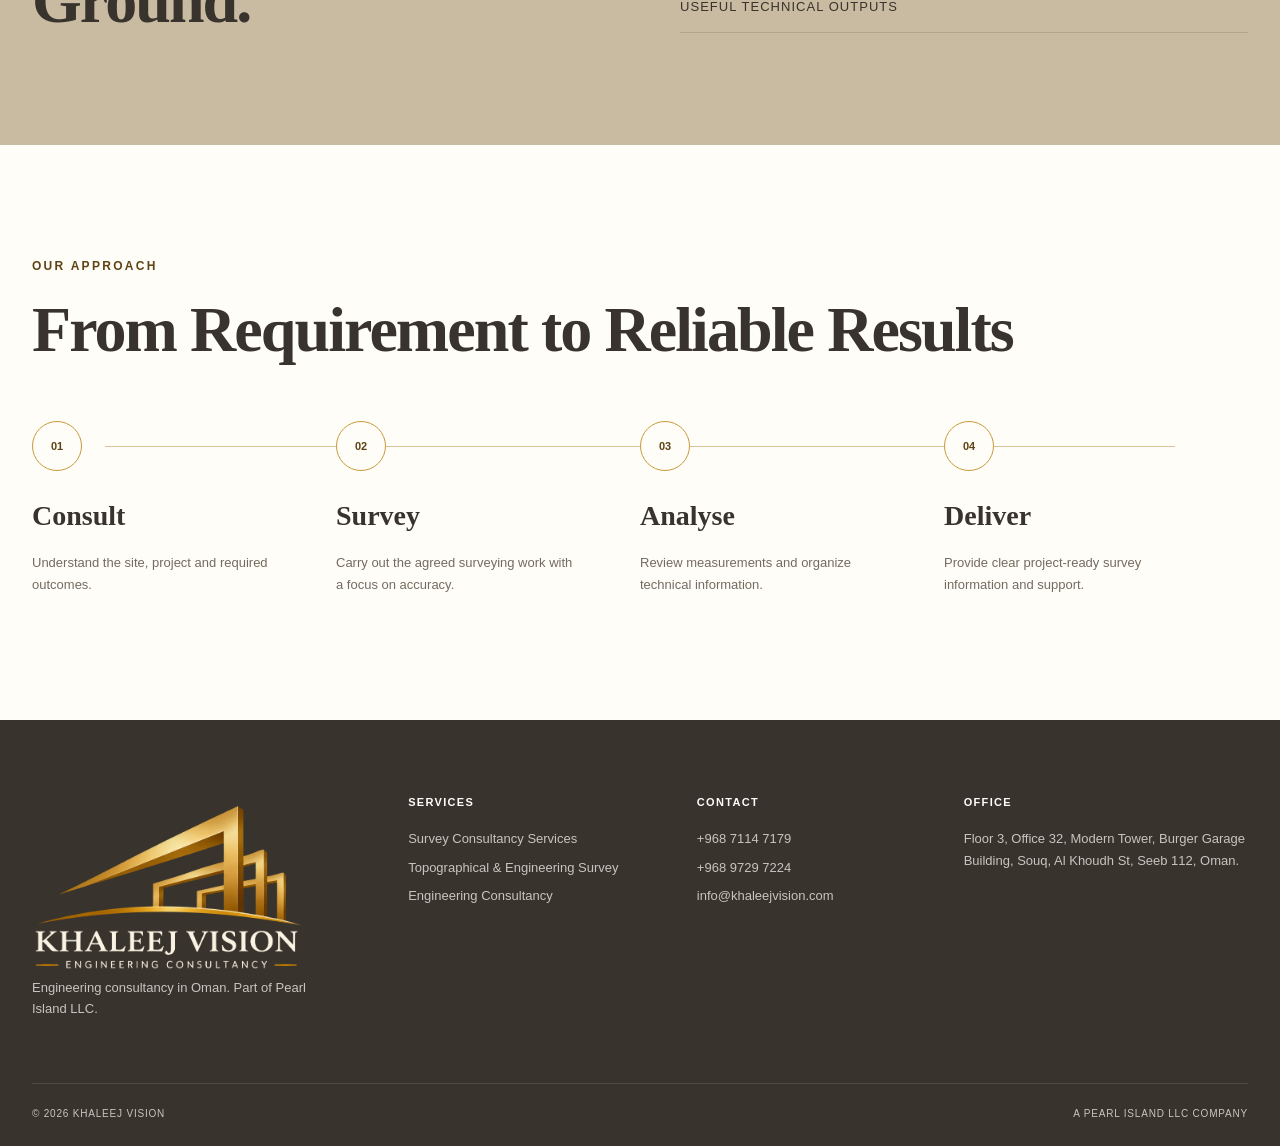
<file: services.html>
<!DOCTYPE html>
<html lang="en" dir="ltr">
<head>
  <meta charset="UTF-8">
  <meta name="viewport" content="width=device-width, initial-scale=1.0">
  <meta name="description" content="Survey Consultancy Services, Topographical & Engineering Survey, and Engineering Consultancy by Khaleej Vision in Oman.">
  <title>Services | Khaleej Vision</title>
  <link rel="stylesheet" href="styles.css">
</head>
<body>
  <div class="page-noise" aria-hidden="true"></div>
  <header class="site-header">
    <div class="container nav-wrap">
      <a class="brand-lockup" href="index.html" aria-label="Khaleej Vision home">
        <svg class="brand-mark" viewBox="0 0 120 120" aria-hidden="true"><ellipse cx="60" cy="60" rx="44" ry="25" fill="none" stroke="currentColor" stroke-width="5"/><circle cx="60" cy="60" r="15" fill="none" stroke="currentColor" stroke-width="5"/><line x1="60" y1="8" x2="60" y2="112" stroke="currentColor" stroke-width="3"/><line x1="8" y1="60" x2="112" y2="60" stroke="currentColor" stroke-width="3"/><path d="M32 76 C48 66,72 66,88 76" fill="none" stroke="currentColor" stroke-width="4" stroke-linecap="round"/></svg>
        <span class="brand-text"><strong>KHALEEJ VISION</strong><small>LAND SURVEYING &amp; ENGINEERING CONSULTANCY</small></span>
      </a>
      <nav class="desktop-nav" aria-label="Primary navigation">
        <a href="index.html" data-en="Home" data-ar="الرئيسية">Home</a>
        <a href="about.html" data-en="About" data-ar="من نحن">About</a>
        <a href="services.html" aria-current="page" data-en="Services" data-ar="خدماتنا">Services</a>
        <a href="team.html" data-en="Team" data-ar="فريق العمل">Team</a>
        <a href="contact.html" data-en="Contact" data-ar="تواصل معنا">Contact</a>
      </nav>
      <div class="nav-actions">
        <button class="lang-toggle" id="langToggle" type="button" aria-label="Switch language">العربية</button>
        <a class="btn btn-gold btn-nav" href="contact.html" data-en="Request a Consultation" data-ar="اطلب استشارة">Request a Consultation</a>
        <button class="menu-toggle" id="menuToggle" type="button" aria-label="Open menu"><span></span><span></span></button>
      </div>
    </div>
    <div class="mobile-menu" id="mobileMenu">

      <a href="index.html"
        data-en="Home"
        data-ar="الرئيسية">
        Home
      </a>

      <a href="about.html"
        data-en="About"
        data-ar="من نحن">
        About
      </a>

      <a href="services.html"
        data-en="Services"
        data-ar="خدماتنا">
        Services
      </a>

      <a href="team.html"
        data-en="Team"
        data-ar="فريقنا">
        Team
      </a>

      <a href="contact.html"
        data-en="Contact"
        data-ar="تواصل معنا">
        Contact
      </a>

      <a class="btn btn-gold"
        href="contact.html"
        data-en="Request a Consultation"
        data-ar="اطلب استشارة">
        Request a Consultation
      </a>

    </div>
  </header>

  <main>
    <section class="page-hero">
      <div class="container page-hero-inner">
        <div class="eyebrow" data-en="OUR SERVICES" data-ar="خدماتنا">OUR SERVICES</div>
        <h1 data-en="Surveying First.<br>Engineering Supported." data-ar="المساحة أولاً.<br>بدعم هندسي.">Surveying First.<br>Engineering Supported.</h1>
        <p data-en="Focused technical services built around accuracy, clarity and informed decision-making." data-ar="خدمات فنية متخصصة ترتكز على الدقة والوضوح ودعم القرارات المدروسة.">Focused technical services built around accuracy, clarity and informed decision-making.</p>
        <span class="hero-line"></span>
      </div>
    </section>

    <section class="section services-page">
      <div class="container">
        <div class="services-grid">
          <article class="service-card featured"><div class="service-number">01</div><div class="service-icon survey-icon" aria-hidden="true"></div><h3 data-en="Survey Consultancy Services" data-ar="خدمات الاستشارات المساحية">Survey Consultancy Services</h3><p data-en="Professional surveying guidance tailored to project requirements, helping define survey scope, methodology and technical requirements with clarity and accuracy." data-ar="استشارات مساحية احترافية مصممة وفق متطلبات المشروع، للمساعدة في تحديد نطاق أعمال المسح ومنهجيتها واحتياجاتها الفنية بدقة ووضوح.">Professional surveying guidance tailored to project requirements, helping define survey scope, methodology and technical requirements with clarity and accuracy.</p><a href="contact.html" data-en="Discuss your project →" data-ar="ناقش مشروعك ←">Discuss your project →</a></article>
          <article class="service-card featured"><div class="service-number">02</div><div class="service-icon topo-icon" aria-hidden="true"></div><h3 data-en="Topographical & Engineering Survey" data-ar="الرفع الطبوغرافي والمسح الهندسي">Topographical & Engineering Survey</h3><p data-en="Accurate site and terrain data to support planning, design and engineering activities, providing reliable measurements for informed project decisions." data-ar="بيانات دقيقة للموقع والتضاريس لدعم أعمال التخطيط والتصميم والهندسة، مع قياسات موثوقة تساعد على اتخاذ قرارات أفضل للمشروع.">Accurate site and terrain data to support planning, design and engineering activities, providing reliable measurements for informed project decisions.</p><a href="contact.html" data-en="Discuss your project →" data-ar="ناقش مشروعك ←">Discuss your project →</a></article>
          <article class="service-card"><div class="service-number">03</div><div class="service-icon engineering-icon" aria-hidden="true"></div><h3 data-en="Engineering Consultancy" data-ar="الاستشارات الهندسية">Engineering Consultancy</h3><p data-en="Practical engineering insight to support projects from early planning through development, with coordinated technical support focused on efficient and buildable solutions." data-ar="رؤية هندسية عملية لدعم المشاريع من مراحل التخطيط الأولى وحتى التطوير، من خلال دعم فني منسق يركز على حلول فعّالة وقابلة للتنفيذ.">Practical engineering insight to support projects from early planning through development, with coordinated technical support focused on efficient and buildable solutions.</p><span class="temp-note" data-en="Scope to be refined with client" data-ar="سيتم تحديث نطاق الخدمة بعد اعتماد العميل">Scope to be refined with client</span></article>
        </div>
      </div>
    </section>

    <section class="section precision-section">
      <div class="container precision-grid"><div><div class="eyebrow" data-en="WHY ACCURACY MATTERS" data-ar="لماذا تهم الدقة">WHY ACCURACY MATTERS</div><h2 data-en="Precision Begins With Understanding the Ground." data-ar="تبدأ الدقة بفهم الأرض.">Precision Begins With Understanding the Ground.</h2></div><div class="precision-copy"><p data-en="Reliable survey information provides the foundation for better planning, better design and better project decisions. Khaleej Vision approaches every assignment with a focus on clarity, technical discipline and dependable information." data-ar="توفر البيانات المساحية الموثوقة أساساً لتخطيط وتصميم واتخاذ قرارات أفضل للمشروع. تتعامل خليج فيجن مع كل مهمة بالتركيز على الوضوح والانضباط الفني وتقديم معلومات يمكن الاعتماد عليها.">Reliable survey information provides the foundation for better planning, better design and better project decisions. Khaleej Vision approaches every assignment with a focus on clarity, technical discipline and dependable information.</p><div class="precision-points"><span data-en="Clear project scope" data-ar="نطاق مشروع واضح">Clear project scope</span><span data-en="Reliable measurements" data-ar="قياسات موثوقة">Reliable measurements</span><span data-en="Useful technical outputs" data-ar="مخرجات فنية عملية">Useful technical outputs</span></div></div></div>
    </section>

    <section class="section process-section">
      <div class="container"><div class="section-heading"><div class="eyebrow dark" data-en="OUR APPROACH" data-ar="منهجيتنا">OUR APPROACH</div><h2 data-en="From Requirement to Reliable Results" data-ar="من المتطلبات إلى نتائج موثوقة">From Requirement to Reliable Results</h2></div><div class="process-line"><div class="process-step"><div class="step-dot">01</div><h3 data-en="Consult" data-ar="استشارة">Consult</h3><p data-en="Understand the site, project and required outcomes." data-ar="فهم الموقع والمشروع والنتائج المطلوبة.">Understand the site, project and required outcomes.</p></div><div class="process-step"><div class="step-dot">02</div><h3 data-en="Survey" data-ar="مسح">Survey</h3><p data-en="Carry out the agreed surveying work with a focus on accuracy." data-ar="تنفيذ أعمال المسح المتفق عليها مع التركيز على الدقة.">Carry out the agreed surveying work with a focus on accuracy.</p></div><div class="process-step"><div class="step-dot">03</div><h3 data-en="Analyse" data-ar="تحليل">Analyse</h3><p data-en="Review measurements and organize technical information." data-ar="مراجعة القياسات وتنظيم المعلومات الفنية.">Review measurements and organize technical information.</p></div><div class="process-step"><div class="step-dot">04</div><h3 data-en="Deliver" data-ar="تسليم">Deliver</h3><p data-en="Provide clear project-ready survey information and support." data-ar="تقديم معلومات مساحية واضحة وجاهزة لدعم المشروع.">Provide clear project-ready survey information and support.</p></div></div></div>
    </section>
  </main>

  <footer class="site-footer">
    <div class="container footer-grid">
      <div class="footer-brand"><a class="footer-lockup" href="index.html" aria-label="Khaleej Vision home"><svg class="brand-mark" viewBox="0 0 120 120" aria-hidden="true"><ellipse cx="60" cy="60" rx="44" ry="25" fill="none" stroke="currentColor" stroke-width="5"/><circle cx="60" cy="60" r="15" fill="none" stroke="currentColor" stroke-width="5"/><line x1="60" y1="8" x2="60" y2="112" stroke="currentColor" stroke-width="3"/><line x1="8" y1="60" x2="112" y2="60" stroke="currentColor" stroke-width="3"/><path d="M32 76 C48 66,72 66,88 76" fill="none" stroke="currentColor" stroke-width="4" stroke-linecap="round"/></svg><span class="brand-text"><strong>KHALEEJ VISION</strong><small>LAND SURVEYING &amp; ENGINEERING CONSULTANCY</small></span></a><p data-en="Engineering consultancy in Oman. Part of Pearl Island LLC." data-ar="خدمات المساحة والاستشارات الهندسية في سلطنة عُمان. جزء من Pearl Island LLC.">Engineering consultancy in Oman. Part of Pearl Island LLC.</p></div>
      <div><h4 data-en="Services" data-ar="الخدمات">Services</h4><a href="services.html" data-en="Survey Consultancy Services" data-ar="خدمات الاستشارات المساحية">Survey Consultancy Services</a><a href="services.html" data-en="Topographical & Engineering Survey" data-ar="الرفع الطبوغرافي والمسح الهندسي">Topographical & Engineering Survey</a><a href="services.html" data-en="Engineering Consultancy" data-ar="الاستشارات الهندسية">Engineering Consultancy</a></div>
      <div><h4 data-en="Contact" data-ar="التواصل">Contact</h4><p>+968 7114 7179</p><p>+968 9729 7224</p><p>info@khaleejvision.com</p></div>
      <div><h4 data-en="Office" data-ar="المكتب">Office</h4><p data-en="Floor 3, Office 32, Modern Tower, Burger Garage Building, Souq, Al Khoudh St, Seeb 112, Oman." data-ar="الطابق الثالث، مكتب 32، البرج الحديث، مبنى Burger Garage، السوق، شارع الخوض، السيب 112، سلطنة عُمان.">Floor 3, Office 32, Modern Tower, Burger Garage Building, Souq, Al Khoudh St, Seeb 112, Oman.</p></div>
    </div>
    <div class="container footer-bottom"><span>© 2026 Khaleej Vision</span><span data-en="A Pearl Island LLC Company" data-ar="إحدى شركات Pearl Island LLC">A Pearl Island LLC Company</span></div>
  </footer>
  <script src="script.js"></script>
</body>
</html>
</file>
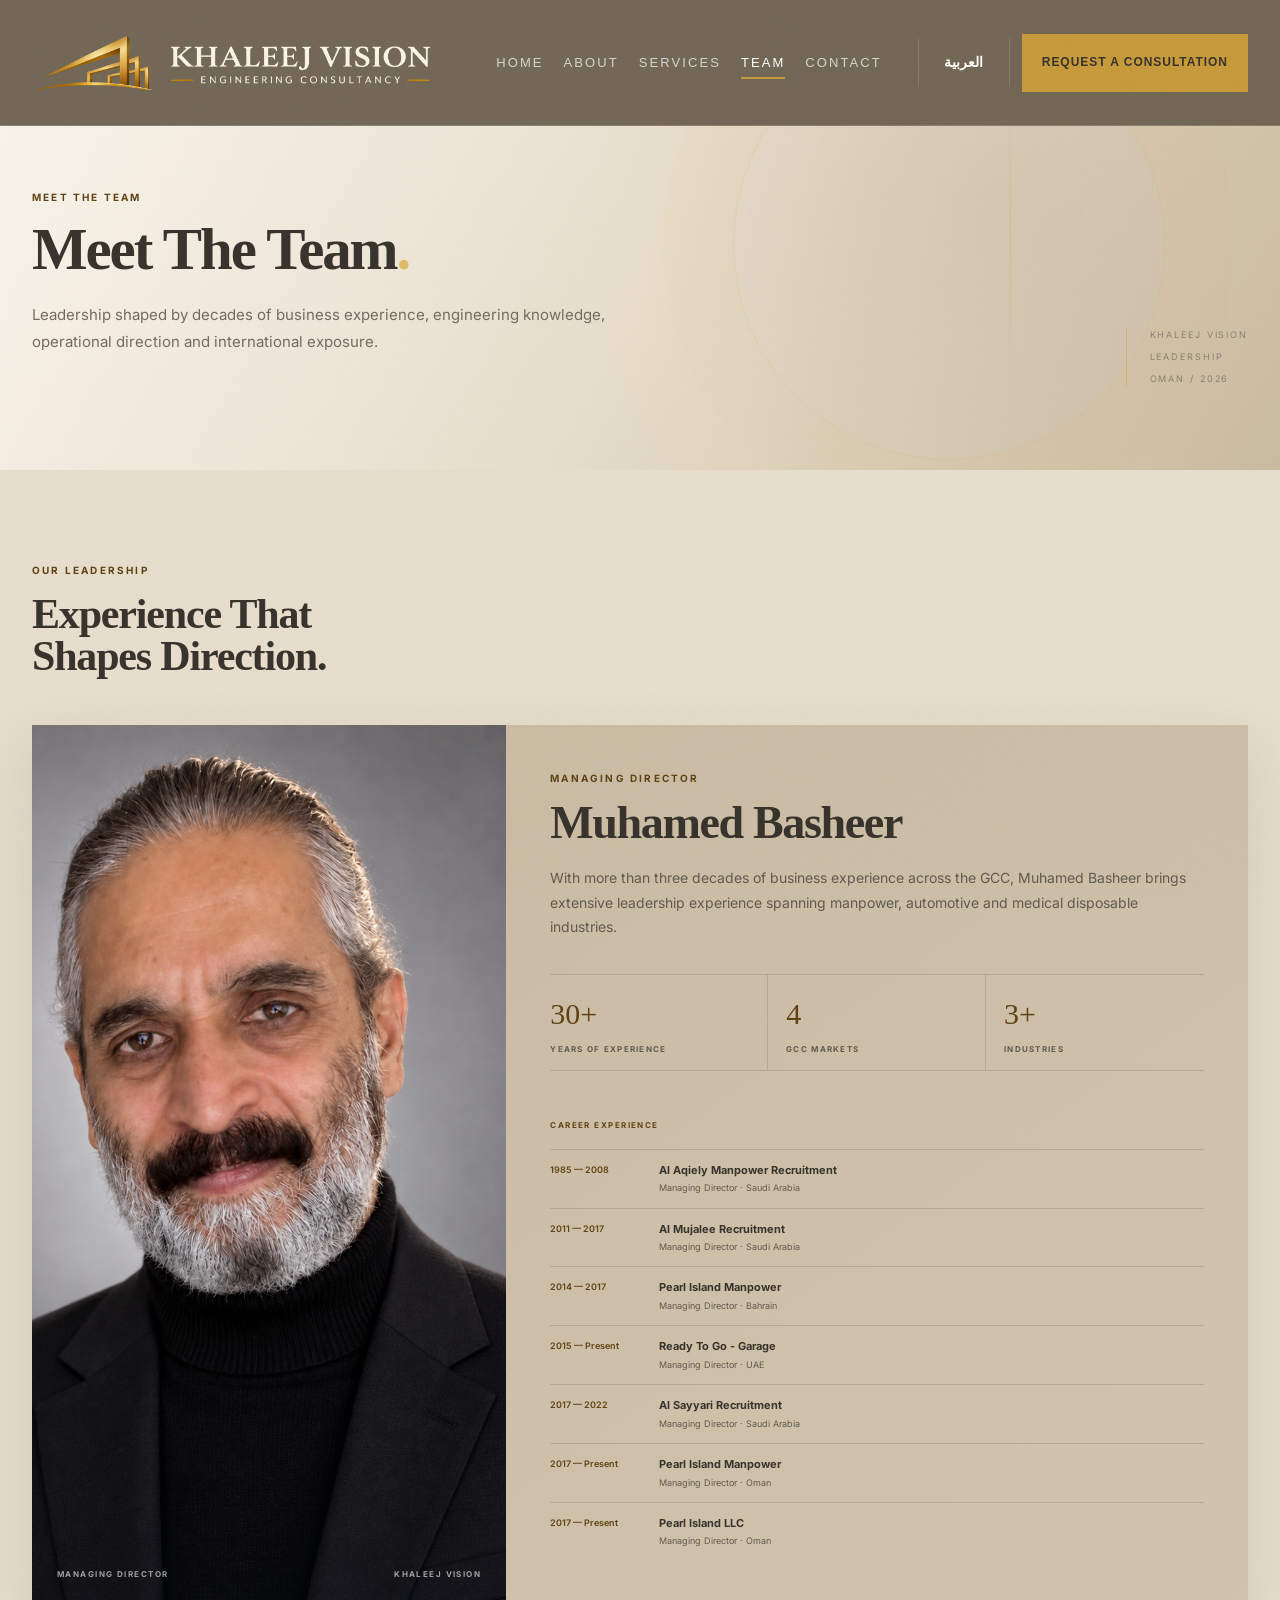
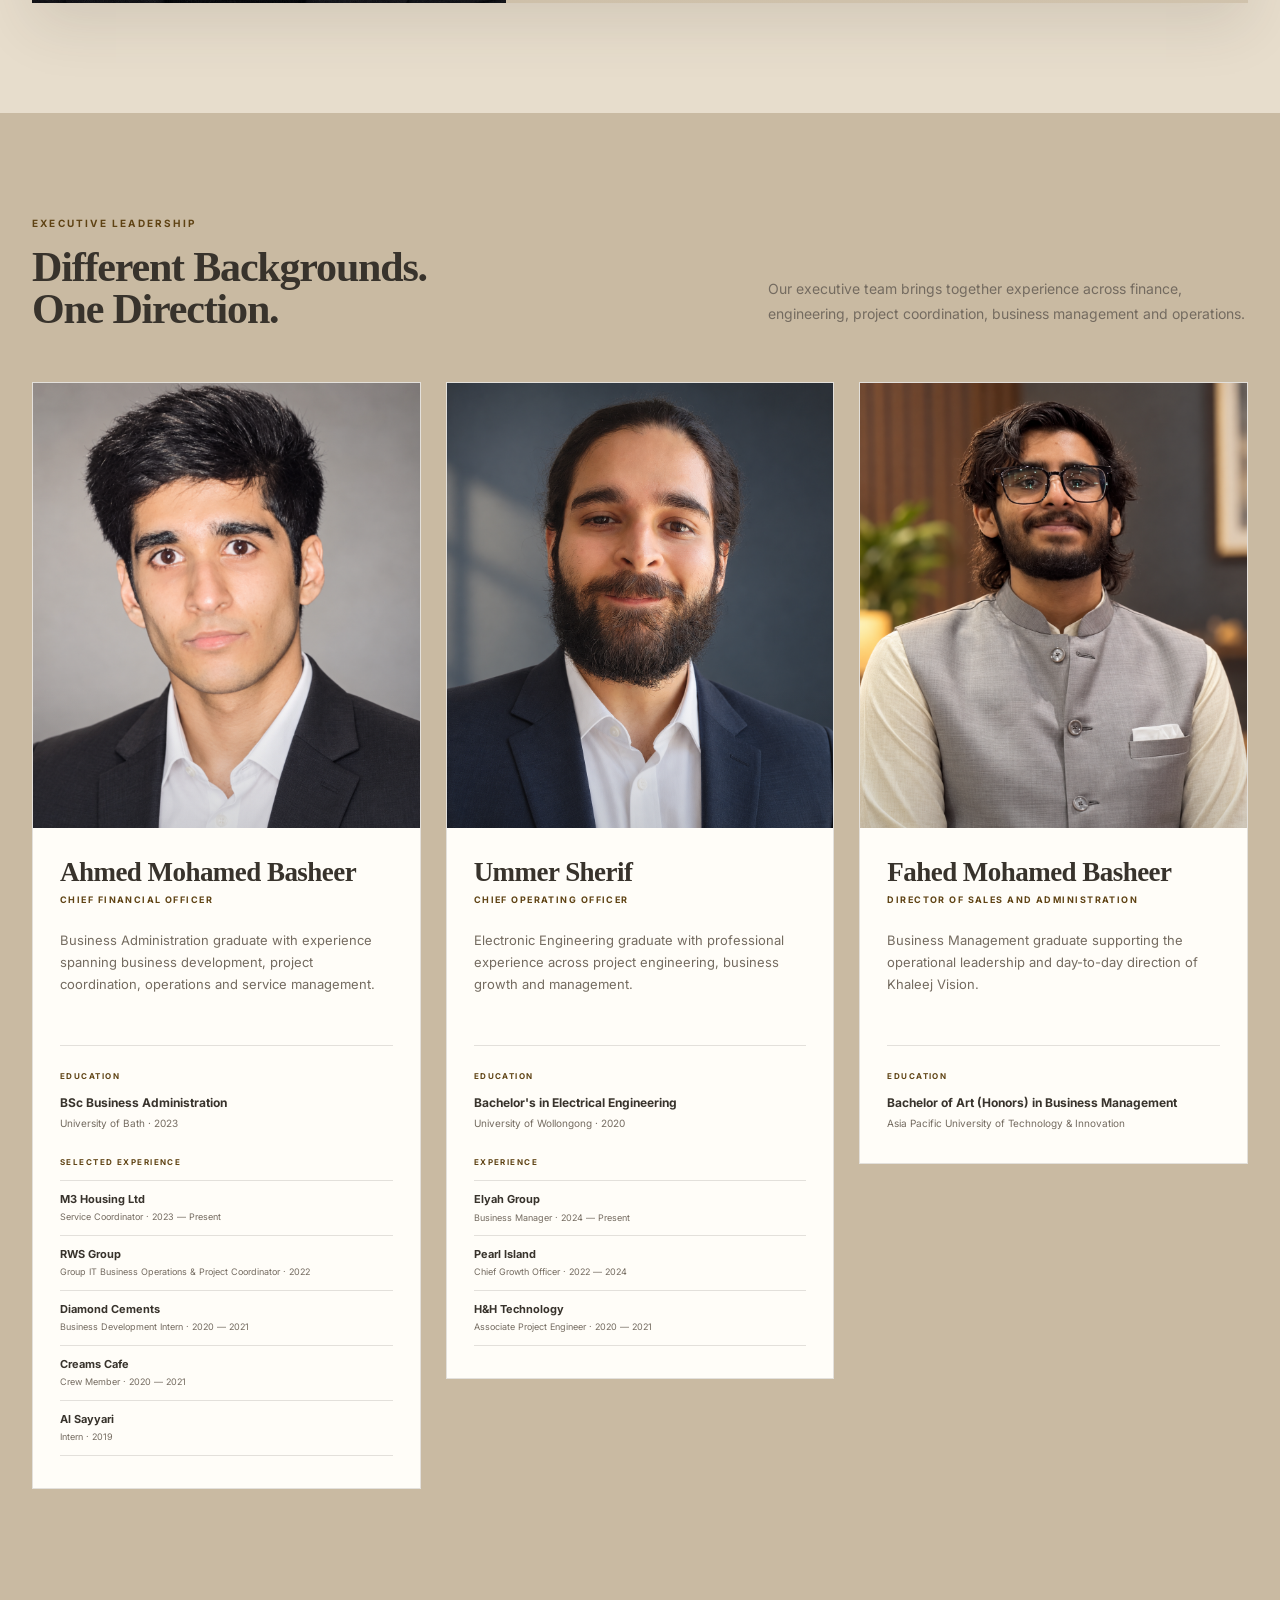
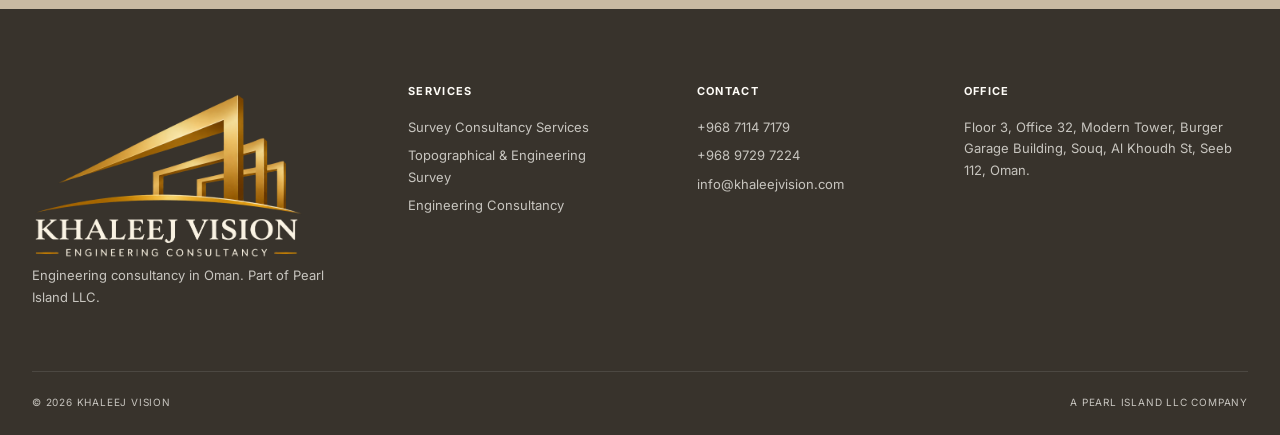
<file: team.html>
<!DOCTYPE html>
<html lang="en" dir="ltr">

<head>

  <meta charset="UTF-8">

  <meta
    name="viewport"
    content="width=device-width, initial-scale=1.0"
  >

  <meta
    name="description"
    content="Meet the leadership team behind Khaleej Vision, an Oman-based engineering consultancy."
  >

  <title>Team | Khaleej Vision</title>

  <!-- Fonts -->
  <link rel="preconnect" href="https://fonts.googleapis.com">
  <link rel="preconnect" href="https://fonts.gstatic.com" crossorigin>

  <link
    href="https://fonts.googleapis.com/css2?family=Inter:wght@400;500;600;700&display=swap"
    rel="stylesheet"
  >

  <!-- Main site CSS -->
  <link rel="stylesheet" href="styles.css">

  <!-- Team page CSS -->
  <link rel="stylesheet" href="team-page.css">

</head>


<body class="team-page">

  <div
    class="page-noise"
    aria-hidden="true"
  ></div>



  <!-- ======================================================
       HEADER
       ====================================================== -->

  <header class="site-header">

    <div class="container nav-wrap">


      <!-- BRAND -->

      <a
        class="brand-lockup"
        href="index.html"
        aria-label="Khaleej Vision home"
      >

        <svg
          class="brand-mark"
          viewBox="0 0 120 120"
          aria-hidden="true"
        >

          <ellipse
            cx="60"
            cy="60"
            rx="44"
            ry="25"
            fill="none"
            stroke="currentColor"
            stroke-width="5"
          />

          <circle
            cx="60"
            cy="60"
            r="15"
            fill="none"
            stroke="currentColor"
            stroke-width="5"
          />

          <line
            x1="60"
            y1="8"
            x2="60"
            y2="112"
            stroke="currentColor"
            stroke-width="3"
          />

          <line
            x1="8"
            y1="60"
            x2="112"
            y2="60"
            stroke="currentColor"
            stroke-width="3"
          />

          <path
            d="M32 76 C48 66,72 66,88 76"
            fill="none"
            stroke="currentColor"
            stroke-width="4"
            stroke-linecap="round"
          />

        </svg>


        <span class="brand-text">

          <strong>
            KHALEEJ VISION
          </strong>

          <small>
            LAND SURVEYING &amp; ENGINEERING CONSULTANCY
          </small>

        </span>

      </a>



      <!-- DESKTOP NAVIGATION -->

      <nav
        class="desktop-nav"
        aria-label="Primary navigation"
      >

        <a
          href="index.html"
          data-en="Home"
          data-ar="الرئيسية"
        >
          Home
        </a>

        <a
          href="about.html"
          data-en="About"
          data-ar="من نحن"
        >
          About
        </a>

        <a
          href="services.html"
          data-en="Services"
          data-ar="خدماتنا"
        >
          Services
        </a>

        <a
          href="team.html"
          aria-current="page"
          data-en="Team"
          data-ar="فريقنا"
        >
          Team
        </a>

        <a
          href="contact.html"
          data-en="Contact"
          data-ar="تواصل معنا"
        >
          Contact
        </a>

      </nav>



      <!-- NAV ACTIONS -->

      <div class="nav-actions">

        <button
          class="lang-toggle"
          id="langToggle"
          type="button"
          aria-label="Switch language"
        >
          العربية
        </button>


        <a
          class="btn btn-gold btn-nav"
          href="contact.html"
          data-en="Request a Consultation"
          data-ar="اطلب استشارة"
        >
          Request a Consultation
        </a>


        <button
          class="menu-toggle"
          id="menuToggle"
          type="button"
          aria-label="Open menu"
        >
          <span></span>
          <span></span>
        </button>

      </div>

    </div>



    <!-- MOBILE MENU -->

    <div
      class="mobile-menu"
      id="mobileMenu"
    >

      <a
        href="index.html"
        data-en="Home"
        data-ar="الرئيسية"
      >
        Home
      </a>

      <a
        href="about.html"
        data-en="About"
        data-ar="من نحن"
      >
        About
      </a>

      <a
        href="services.html"
        data-en="Services"
        data-ar="خدماتنا"
      >
        Services
      </a>

      <a
        href="team.html"
        aria-current="page"
        data-en="Team"
        data-ar="فريقنا"
      >
        Team
      </a>

      <a
        href="contact.html"
        data-en="Contact"
        data-ar="تواصل معنا"
      >
        Contact
      </a>


      <a
        class="btn btn-gold"
        href="contact.html"
        data-en="Request a Consultation"
        data-ar="اطلب استشارة"
      >
        Request a Consultation
      </a>

    </div>

  </header>



  <!-- ======================================================
       MAIN
       ====================================================== -->

  <main>



    <!-- ====================================================
         HERO
         ==================================================== -->

    <section class="team-hero">

      <div
        class="team-hero-grid"
        aria-hidden="true"
      ></div>


      <div class="container team-hero-inner">

        <div class="team-hero-copy">

          <div
            class="eyebrow"
            data-en="MEET THE TEAM"
            data-ar="تعرف على فريقنا"
          >
            MEET THE TEAM
          </div>


          <h1
            data-en="Meet The Team<span class='gold-dot'>.</span>"
            data-ar="الأشخاص خلف<br>خليج فيجن<span class='gold-dot'>.</span>"
          >
            Meet The Team<span class="gold-dot">.</span>
          </h1>


          <p
            data-en="Leadership shaped by decades of business experience, engineering knowledge, operational direction and international exposure."
            data-ar="قيادة تستند إلى عقود من الخبرة التجارية والمعرفة الهندسية والتوجيه التشغيلي والخبرة الدولية."
          >
            Leadership shaped by decades of business experience,
            engineering knowledge, operational direction and
            international exposure.
          </p>

        </div>


        <div
          class="team-hero-note"
          aria-hidden="true"
        >

          <span>KHALEEJ VISION</span>
          <span>LEADERSHIP</span>
          <span>OMAN / 2026</span>

        </div>

      </div>

    </section>



    <!-- ====================================================
         FEATURED LEADERSHIP
         ==================================================== -->

    <section class="featured-leadership">

      <div class="container">


        <div class="leadership-section-heading">

          <div
            class="eyebrow dark"
            data-en="OUR LEADERSHIP"
            data-ar="قيادتنا"
          >
            OUR LEADERSHIP
          </div>


          <h2
            data-en="Experience That<br>Shapes Direction."
            data-ar="خبرة ترسم<br>التوجه."
          >
            Experience That<br>
            Shapes Direction.
          </h2>

        </div>



        <!-- =================================================
             MUHAMED BASHEER
             ================================================= -->

        <article class="featured-leader">


          <!-- PHOTO -->

          <div class="featured-leader-photo">

            <img
              src="assets/muhamed-basheer.png"
              alt="Muhamed Basheer, Managing Director of Khaleej Vision"
            >


            <div class="featured-photo-caption">

              <span>
                MANAGING DIRECTOR
              </span>

              <span>
                KHALEEJ VISION
              </span>

            </div>

          </div>



          <!-- CONTENT -->

          <div class="featured-leader-content">


            <div
              class="eyebrow"
              data-en="MANAGING DIRECTOR"
              data-ar="المدير العام"
            >
              MANAGING DIRECTOR
            </div>


            <h2>
              Muhamed Basheer
            </h2>


            <p
              class="featured-leader-intro"
              data-en="With more than three decades of business experience across the GCC, Muhamed Basheer brings extensive leadership experience spanning manpower, automotive and medical disposable industries."
              data-ar="يتمتع محمد بشير بأكثر من ثلاثة عقود من الخبرة التجارية في دول مجلس التعاون الخليجي، مع خبرة قيادية واسعة في قطاعات القوى العاملة والسيارات والمستلزمات الطبية."
            >
              With more than three decades of business experience
              across the GCC, Muhamed Basheer brings extensive
              leadership experience spanning manpower, automotive
              and medical disposable industries.
            </p>



            <!-- QUICK FACTS -->

            <div class="leader-facts">


              <div class="leader-fact">

                <strong>
                  30+
                </strong>

                <span
                  data-en="YEARS OF EXPERIENCE"
                  data-ar="سنة من الخبرة"
                >
                  YEARS OF EXPERIENCE
                </span>

              </div>


              <div class="leader-fact">

                <strong>
                  4
                </strong>

                <span
                  data-en="GCC MARKETS"
                  data-ar="أسواق خليجية"
                >
                  GCC MARKETS
                </span>

              </div>


              <div class="leader-fact">

                <strong>
                  3+
                </strong>

                <span
                  data-en="INDUSTRIES"
                  data-ar="قطاعات"
                >
                  INDUSTRIES
                </span>

              </div>

            </div>



            <!-- CAREER -->

            <div class="featured-career">


              <div class="featured-career-heading">

                <span
                  data-en="CAREER EXPERIENCE"
                  data-ar="الخبرة المهنية"
                >
                  CAREER EXPERIENCE
                </span>

              </div>



              <div class="featured-career-grid">


                <div class="featured-career-item">

                  <span>
                    1985 — 2008
                  </span>

                  <div>

                    <strong>
                      Al Aqiely Manpower Recruitment
                    </strong>

                    <small
                      data-en="Managing Director · Saudi Arabia"
                      data-ar="المدير العام · المملكة العربية السعودية"
                    >
                      Managing Director · Saudi Arabia
                    </small>

                  </div>

                </div>



                <div class="featured-career-item">

                  <span>
                    2011 — 2017
                  </span>

                  <div>

                    <strong>
                      Al Mujalee Recruitment
                    </strong>

                    <small
                      data-en="Managing Director · Saudi Arabia"
                      data-ar="المدير العام · المملكة العربية السعودية"
                    >
                      Managing Director · Saudi Arabia
                    </small>

                  </div>

                </div>



                <div class="featured-career-item">

                  <span>
                    2014 — 2017
                  </span>

                  <div>

                    <strong>
                      Pearl Island Manpower
                    </strong>

                    <small
                      data-en="Managing Director · Bahrain"
                      data-ar="المدير العام · البحرين"
                    >
                      Managing Director · Bahrain
                    </small>

                  </div>

                </div>



                <div class="featured-career-item">

                  <span>
                    2015 — Present
                  </span>

                  <div>

                    <strong>
                      Ready To Go - Garage
                    </strong>

                    <small
                      data-en="Managing Director · UAE"
                      data-ar="المدير العام · الإمارات العربية المتحدة"
                    >
                      Managing Director · UAE
                    </small>

                  </div>

                </div>



                <div class="featured-career-item">

                  <span>
                    2017 — 2022
                  </span>

                  <div>

                    <strong>
                      Al Sayyari Recruitment
                    </strong>

                    <small
                      data-en="Managing Director · Saudi Arabia"
                      data-ar="المدير العام · المملكة العربية السعودية"
                    >
                      Managing Director · Saudi Arabia
                    </small>

                  </div>

                </div>



                <div class="featured-career-item">

                  <span>
                    2017 — Present
                  </span>

                  <div>

                    <strong>
                      Pearl Island Manpower
                    </strong>

                    <small
                      data-en="Managing Director · Oman"
                      data-ar="المدير العام · سلطنة عُمان"
                    >
                      Managing Director · Oman
                    </small>

                  </div>

                </div>



                <div class="featured-career-item">

                  <span>
                    2017 — Present
                  </span>

                  <div>

                    <strong>
                      Pearl Island LLC
                    </strong>

                    <small
                      data-en="Managing Director · Oman"
                      data-ar="المدير العام · سلطنة عُمان"
                    >
                      Managing Director · Oman
                    </small>

                  </div>

                </div>


              </div>

            </div>

          </div>

        </article>

      </div>

    </section>



    <!-- ====================================================
         EXECUTIVE LEADERSHIP
         ==================================================== -->

    <section class="executive-leadership">

      <div class="container">


        <!-- SECTION HEADING -->

        <div class="executive-heading">

          <div>

            <div
              class="eyebrow dark"
              data-en="EXECUTIVE LEADERSHIP"
              data-ar="القيادة التنفيذية"
            >
              EXECUTIVE LEADERSHIP
            </div>


            <h2
              data-en="Different Backgrounds.<br>One Direction."
              data-ar="خبرات متنوعة.<br>وتوجه واحد."
            >
              Different Backgrounds.<br>
              One Direction.
            </h2>

          </div>


          <p
            data-en="Our executive team brings together experience across finance, engineering, project coordination, business management and operations."
            data-ar="يجمع فريقنا التنفيذي بين الخبرات في التمويل والهندسة وتنسيق المشاريع وإدارة الأعمال والعمليات."
          >
            Our executive team brings together experience across
            finance, engineering, project coordination, business
            management and operations.
          </p>

        </div>



        <!-- =================================================
             EXECUTIVE GRID
             ================================================= -->

        <div class="executive-grid">



          <!-- ===============================================
               AHMED MOHAMED BASHEER
               =============================================== -->

          <article class="executive-card">


            <div class="executive-photo">

              <img
                src="assets/ahmed-mohamed-basheer.png"
                alt="Ahmed Mohamed Basheer, Chief Financial Officer"
              >

            </div>



            <div class="executive-content">

              <h3>
                Ahmed Mohamed Basheer
              </h3>


              <p
                class="executive-role"
                data-en="Chief Financial Officer"
                data-ar="المدير المالي"
              >
                Chief Financial Officer
              </p>


              <p
                class="executive-bio"
                data-en="Business Administration graduate with experience spanning business development, project coordination, operations and service management."
                data-ar="خريج إدارة أعمال يتمتع بخبرة في تطوير الأعمال وتنسيق المشاريع والعمليات وإدارة الخدمات."
              >
                Business Administration graduate with experience
                spanning business development, project coordination,
                operations and service management.
              </p>


              <div class="executive-divider"></div>



              <!-- EDUCATION -->

              <div class="executive-detail">

                <span
                  data-en="EDUCATION"
                  data-ar="التعليم"
                >
                  EDUCATION
                </span>

                <strong>
                  BSc Business Administration
                </strong>

                <small>
                  University of Bath · 2023
                </small>

              </div>



              <!-- EXPERIENCE -->

              <div class="executive-detail">

                <span
                  data-en="SELECTED EXPERIENCE"
                  data-ar="خبرات مختارة"
                >
                  SELECTED EXPERIENCE
                </span>


                <ul>


                  <li>

                    <strong>
                      M3 Housing Ltd
                    </strong>

                    <small>
                      Service Coordinator · 2023 — Present
                    </small>

                  </li>


                  <li>

                    <strong>
                      RWS Group
                    </strong>

                    <small>
                      Group IT Business Operations &amp; Project Coordinator · 2022
                    </small>

                  </li>


                  <li>

                    <strong>
                      Diamond Cements
                    </strong>

                    <small>
                      Business Development Intern · 2020 — 2021
                    </small>

                  </li>


                  <li>

                    <strong>
                      Creams Cafe
                    </strong>

                    <small>
                      Crew Member · 2020 — 2021
                    </small>

                  </li>


                  <li>

                    <strong>
                      Al Sayyari
                    </strong>

                    <small>
                      Intern · 2019
                    </small>

                  </li>


                </ul>

              </div>

            </div>

          </article>



          <!-- ===============================================
               UMMER SHERIF
               =============================================== -->

          <article class="executive-card">


            <div class="executive-photo">

              <img
                src="assets/ummer-sherif.png"
                alt="Ummer Sherif, Chief Operating Officer"
              >

            </div>



            <div class="executive-content">

              <h3>
                Ummer Sherif
              </h3>


              <p
                class="executive-role"
                data-en="Chief Operating Officer"
                data-ar="الرئيس التنفيذي للعمليات"
              >
                Chief Operating Officer
              </p>


              <p
                class="executive-bio"
                data-en="Electronic Engineering graduate with professional experience across project engineering, business growth and management."
                data-ar="خريج هندسة إلكترونية يتمتع بخبرة مهنية في هندسة المشاريع ونمو الأعمال والإدارة."
              >
                Electronic Engineering graduate with professional
                experience across project engineering,
                business growth and management.
              </p>


              <div class="executive-divider"></div>



              <!-- EDUCATION -->

              <div class="executive-detail">

                <span
                  data-en="EDUCATION"
                  data-ar="التعليم"
                >
                  EDUCATION
                </span>

                <strong>
                  Bachelor's in Electrical Engineering
                </strong>

                <small>
                  University of Wollongong · 2020
                </small>

              </div>



              <!-- EXPERIENCE -->

              <div class="executive-detail">

                <span
                  data-en="EXPERIENCE"
                  data-ar="الخبرة"
                >
                  EXPERIENCE
                </span>


                <ul>


                  <li>

                    <strong>
                      Elyah Group
                    </strong>

                    <small>
                      Business Manager · 2024 — Present
                    </small>

                  </li>


                  <li>

                    <strong>
                      Pearl Island
                    </strong>

                    <small>
                      Chief Growth Officer · 2022 — 2024
                    </small>

                  </li>


                  <li>

                    <strong>
                      H&amp;H Technology
                    </strong>

                    <small>
                      Associate Project Engineer · 2020 — 2021
                    </small>

                  </li>


                </ul>

              </div>

            </div>

          </article>



          <!-- ===============================================
               FAHED MOHAMED BASHEER
               =============================================== -->

          <article class="executive-card">


            <div class="executive-photo">

              <img
                src="assets/fahed-mohamed-basheer.png"
                alt="Fahed Mohamed Basheer, Director of Sales and Administration"
              >

            </div>



            <div class="executive-content">

              <h3>
                Fahed Mohamed Basheer
              </h3>


              <p
                class="executive-role"
                data-en="Director of Sales and Administration"
                data-ar="مدير المبيعات والإدارة"
              >
                Director of Sales and Administration
              </p>


              <p
                class="executive-bio"
                data-en="Business Management graduate supporting the operational leadership and day-to-day direction of Khaleej Vision."
                data-ar="خريج إدارة أعمال يدعم القيادة التشغيلية والتوجيه اليومي لشركة خليج فيجن."
              >
                Business Management graduate supporting the
                operational leadership and day-to-day direction
                of Khaleej Vision.
              </p>


              <div class="executive-divider"></div>



              <!-- EDUCATION -->

              <div class="executive-detail">

                <span
                  data-en="EDUCATION"
                  data-ar="التعليم"
                >
                  EDUCATION
                </span>

                <strong>
                  Bachelor of Art (Honors) in Business Management
                </strong>

                <small>
                  Asia Pacific University of Technology &amp; Innovation
                </small>

              </div>

            </div>

          </article>


        </div>

      </div>

    </section>

  </main>



  <!-- ======================================================
       FOOTER
       ====================================================== -->

  <footer class="site-footer">

    <div class="container footer-grid">


      <!-- BRAND -->

      <div class="footer-brand">

        <a
          class="footer-lockup"
          href="index.html"
          aria-label="Khaleej Vision home"
        >

          <svg
            class="brand-mark"
            viewBox="0 0 120 120"
            aria-hidden="true"
          >

            <ellipse
              cx="60"
              cy="60"
              rx="44"
              ry="25"
              fill="none"
              stroke="currentColor"
              stroke-width="5"
            />

            <circle
              cx="60"
              cy="60"
              r="15"
              fill="none"
              stroke="currentColor"
              stroke-width="5"
            />

            <line
              x1="60"
              y1="8"
              x2="60"
              y2="112"
              stroke="currentColor"
              stroke-width="3"
            />

            <line
              x1="8"
              y1="60"
              x2="112"
              y2="60"
              stroke="currentColor"
              stroke-width="3"
            />

            <path
              d="M32 76 C48 66,72 66,88 76"
              fill="none"
              stroke="currentColor"
              stroke-width="4"
              stroke-linecap="round"
            />

          </svg>


          <span class="brand-text">

            <strong>
              KHALEEJ VISION
            </strong>

            <small>
              LAND SURVEYING &amp; ENGINEERING CONSULTANCY
            </small>

          </span>

        </a>


        <p
          data-en="Engineering consultancy in Oman. Part of Pearl Island LLC."
          data-ar="خدمات المساحة والاستشارات الهندسية في سلطنة عُمان. جزء من Pearl Island LLC."
        >
          Engineering consultancy in Oman.
          Part of Pearl Island LLC.
        </p>

      </div>



      <!-- SERVICES -->

      <div>

        <h4
          data-en="Services"
          data-ar="الخدمات"
        >
          Services
        </h4>


        <a
          href="services.html"
          data-en="Survey Consultancy Services"
          data-ar="خدمات الاستشارات المساحية"
        >
          Survey Consultancy Services
        </a>


        <a
          href="services.html"
          data-en="Topographical & Engineering Survey"
          data-ar="الرفع الطبوغرافي والمسح الهندسي"
        >
          Topographical &amp; Engineering Survey
        </a>


        <a
          href="services.html"
          data-en="Engineering Consultancy"
          data-ar="الاستشارات الهندسية"
        >
          Engineering Consultancy
        </a>

      </div>



      <!-- CONTACT -->

      <div>

        <h4
          data-en="Contact"
          data-ar="التواصل"
        >
          Contact
        </h4>

        <p>
          +968 7114 7179
        </p>

        <p>
          +968 9729 7224
        </p>

        <p>
          info@khaleejvision.com
        </p>

      </div>



      <!-- OFFICE -->

      <div>

        <h4
          data-en="Office"
          data-ar="المكتب"
        >
          Office
        </h4>


        <p
          data-en="Floor 3, Office 32, Modern Tower, Burger Garage Building, Souq, Al Khoudh St, Seeb 112, Oman."
          data-ar="الطابق الثالث، مكتب 32، البرج الحديث، مبنى Burger Garage، السوق، شارع الخوض، السيب 112، سلطنة عُمان."
        >
          Floor 3, Office 32, Modern Tower,
          Burger Garage Building, Souq,
          Al Khoudh St, Seeb 112, Oman.
        </p>

      </div>

    </div>



    <div class="container footer-bottom">

      <span>
        © 2026 Khaleej Vision
      </span>


      <span
        data-en="A Pearl Island LLC Company"
        data-ar="إحدى شركات Pearl Island LLC"
      >
        A Pearl Island LLC Company
      </span>

    </div>

  </footer>



  <script src="script.js"></script>

</body>

</html>
</file>
<file: styles.css>
:root{
  --navy:#0B1623;
  --navy-2:#102538;
  --navy-3:#17344b;
  --gold:#C79A3B;
  --gold-light:#DDBB6A;
  --gold-dark:#9B7125;
  --ivory:#F7F4ED;
  --white:#FFFFFF;
  --slate:#65707C;
  --charcoal:#181C20;
  --line:rgba(199,154,59,.28);
  --container:1500px;
}



/* =========================================================
   KHALEEJ VISION THEME SYSTEM
   ---------------------------------------------------------
   Three palettes are available:

   1) theme-sky-sand
   2) theme-champagne
   3) theme-modern-greige

   The JavaScript adds theme-sky-sand by default when an HTML
   page does not already declare a theme class on <body>.

   Every active palette also receives the generic class:
   theme-active

   This means all layout/color override selectors are generic.
   To add another palette later, define its variables here and
   add its name to AVAILABLE_SITE_THEMES in script.js.

   You can also set a theme directly in HTML, e.g.
   <body class="home-page theme-modern-greige">
   ========================================================= */

/* ---------------------------------------------------------
   SKY & SAND
   --------------------------------------------------------- */

body.theme-sky-sand{

    /* Legacy aliases — keep older rules theme-aware */
    --navy:#1E2A36;
    --navy-2:#6F8795;
    --navy-3:#A8C2D0;
    --ivory:#FDFBF7;
    --white:#FFFFFF;
    --slate:#65747D;
    --charcoal:#1E2A36;
    --line:rgba(30,42,54,.14);

    /* Semantic theme colors */
    --theme-page-bg:#FDFBF7;
    --theme-page-alt:#E8DCC6;
    --theme-surface:#FFFFFF;
    --theme-surface-soft:#F4EEE4;

    --theme-primary:#1E2A36;
    --theme-secondary:#6F8795;
    --theme-tertiary:#A8C2D0;

    --theme-text:#1E2A36;
    --theme-muted:#65747D;

    --theme-hero-start:#EEF7FC;
    --theme-hero-mid:#DDEBF7;
    --theme-hero-end:#C4DCE8;

    --theme-header-bg:rgba(253,251,247,.92);
    --theme-header-bg-scrolled:rgba(253,251,247,.98);

    --theme-header-text:#1E2A36;
    --theme-header-muted:rgba(30,42,54,.72);
    --theme-header-border:rgba(30,42,54,.13);
    --theme-header-active:#76571C;

    --theme-mobile-bg:#FDFBF7;

    --theme-border:rgba(30,42,54,.13);
    --theme-border-soft:rgba(30,42,54,.08);
    --theme-shadow:rgba(30,42,54,.12);
    --theme-input-bg:color-mix(in srgb,#FFFFFF 13%,transparent);

    --theme-strong:#6F8795;
    --theme-strong-text:#FFFFFF;
    --theme-strong-muted:rgba(255,255,255,.76);
    --theme-strong-border:rgba(255,255,255,.18);

    --theme-footer:#1E2A36;
    --theme-footer-text:rgba(255,255,255,.72);
    --theme-footer-heading:#FFFFFF;

    /* Used to create a bright readable wash over photography */
    --theme-photo-light-rgb:238,247,252;
    --theme-photo-dark-rgb:30,42,54;

    /* High-contrast bronze for small text on light surfaces */
    --theme-accent-text:#76571C;
}


/* ---------------------------------------------------------
   CHAMPAGNE STONE & GOLD
   --------------------------------------------------------- */

body.theme-champagne{

    /* Legacy aliases — keep older rules theme-aware */
    --navy:#38332C;
    --navy-2:#6E6252;
    --navy-3:#C9BAA2;
    --ivory:#E7DDCC;
    --white:#FFFDF8;
    --slate:#746B60;
    --charcoal:#38332C;
    --line:rgba(56,51,44,.14);

    /* Semantic theme colors */
    --theme-page-bg:#E7DDCC;
    --theme-page-alt:#C9BAA2;

    --theme-surface:#FFFDF8;
    --theme-surface-soft:#F4EFE5;

    --theme-primary:#38332C;
    --theme-secondary:#6E6252;
    --theme-tertiary:#C9BAA2;

    --theme-text:#38332C;
    --theme-muted:#746B60;

    --theme-hero-start:#FAF6ED;
    --theme-hero-mid:#E7DDCC;
    --theme-hero-end:#C9BAA2;

    /* UPDATED HEADER */
    --theme-header-bg:rgba(110,98,82,.96);
    --theme-header-bg-scrolled:rgba(92,82,69,.98);

    --theme-header-text:#FFFDF8;
    --theme-header-muted:rgba(255,253,248,.72);
    --theme-header-border:rgba(255,253,248,.15);
    --theme-header-active:#DDBB6A;

    --theme-mobile-bg:#6E6252;

    --theme-border:rgba(56,51,44,.14);
    --theme-border-soft:rgba(56,51,44,.08);

    --theme-shadow:rgba(56,51,44,.12);

    --theme-input-bg:rgba(255,253,248,.30);

    --theme-strong:#C9BAA2;

    --theme-strong-text:#38332C;
    --theme-strong-muted:rgba(56,51,44,.72);
    --theme-strong-border:rgba(56,51,44,.16);

    --theme-footer:#38332C;
    --theme-footer-text:rgba(255,253,248,.72);
    --theme-footer-heading:#FFFDF8;

    --theme-photo-light-rgb:250,246,237;
    --theme-photo-dark-rgb:56,51,44;

    /* NEW — readable gold text */
    --theme-accent-text:#5F4314;
}

/* ---------------------------------------------------------
   MODERN GREIGE
   Palette reference:
   #FAF9F6  off white
   #E7E1DA  warm greige
   #C79B4B  gold
   #4B4B4B  charcoal
   #1F1F1F  near black
   --------------------------------------------------------- */

body.theme-modern-greige{

    /* Exact gold from the approved Modern Greige palette */
    --gold:#C79B4B;
    --gold-light:#DAB768;
    --gold-dark:#9A742E;

    /* Legacy aliases — keep older rules theme-aware */
    --navy:#1F1F1F;
    --navy-2:#4B4B4B;
    --navy-3:#E7E1DA;
    --ivory:#FAF9F6;
    --white:#FFFFFF;
    --slate:#67635F;
    --charcoal:#1F1F1F;
    --line:rgba(31,31,31,.14);

    /* Semantic theme colors */
    --theme-page-bg:#FAF9F6;
    --theme-page-alt:#E7E1DA;
    --theme-surface:#FFFFFF;
    --theme-surface-soft:#F2EEE9;

    --theme-primary:#1F1F1F;
    --theme-secondary:#4B4B4B;
    --theme-tertiary:#E7E1DA;

    --theme-text:#1F1F1F;
    --theme-muted:#67635F;

    --theme-hero-start:#FAF9F6;
    --theme-hero-mid:#E7E1DA;
    --theme-hero-end:#D7D0C9;

    --theme-header-bg:rgba(250,249,246,.94);
    --theme-header-bg-scrolled:rgba(250,249,246,.985);

    --theme-header-text:#1F1F1F;
    --theme-header-muted:rgba(31,31,31,.70);
    --theme-header-border:rgba(31,31,31,.13);
    --theme-header-active:#6F5019;

    --theme-mobile-bg:#FAF9F6;

    --theme-border:rgba(31,31,31,.13);
    --theme-border-soft:rgba(31,31,31,.08);
    --theme-shadow:rgba(31,31,31,.12);
    --theme-input-bg:rgba(255,255,255,.12);

    --theme-strong:#4B4B4B;
    --theme-strong-text:#FFFFFF;
    --theme-strong-muted:rgba(255,255,255,.74);
    --theme-strong-border:rgba(255,255,255,.17);

    --theme-footer:#1F1F1F;
    --theme-footer-text:rgba(255,255,255,.72);
    --theme-footer-heading:#FFFFFF;

    /* Used to create a bright readable wash over photography */
    --theme-photo-light-rgb:250,249,246;
    --theme-photo-dark-rgb:31,31,31;

    /* High-contrast bronze for small text on light surfaces */
    --theme-accent-text:#6F5019;
}

*{
    box-sizing:border-box
}

html{
    scroll-behavior:smooth
}

body{
    margin:0;
    background:var(--ivory);
    color:var(--charcoal);
    font-family:"Segoe UI",Arial,Helvetica,sans-serif;
    line-height:1.65;
    overflow-x:hidden
}

body.rtl{
    font-family:Tahoma,"Segoe UI",Arial,sans-serif;
    text-align:right
}

a{
    text-decoration:none;
    color:inherit
}

img,
svg{
    display:block;
    max-width:100%
}

button,
input,
select,
textarea{
    font:inherit
}

button{
    cursor:pointer
}

.container{
    width:min(var(--container),calc(100% - 64px));
    margin:0 auto
}

.page-noise{
    position:fixed;
    inset:0;
    z-index:9999;
    pointer-events:none;
    opacity:.02;
    background-image:url("data:image/svg+xml,%3Csvg viewBox='0 0 180 180' xmlns='http://www.w3.org/2000/svg'%3E%3Cfilter id='n'%3E%3CfeTurbulence type='fractalNoise' baseFrequency='.82' numOctaves='2' stitchTiles='stitch'/%3E%3C/filter%3E%3Crect width='100%25' height='100%25' filter='url(%23n)' opacity='.7'/%3E%3C/svg%3E")
}


/* =========================================================
   GLOBAL SITE HEADER / NAVIGATION
   ========================================================= */

.site-header{
    position:absolute;
    top:0;
    left:0;
    right:0;
    z-index:50;

    background:rgba(7,17,28,.82);

    backdrop-filter:blur(18px) saturate(120%);
    -webkit-backdrop-filter:blur(18px) saturate(120%);

    border-bottom:1px solid rgba(255,255,255,.08);

    transition:
        background .25s ease,
        backdrop-filter .25s ease,
        box-shadow .25s ease,
        border-color .25s ease;
}

.site-header.scrolled{
    position:fixed;

    background:rgba(7,17,28,.94);

    backdrop-filter:blur(20px) saturate(125%);
    -webkit-backdrop-filter:blur(20px) saturate(125%);

    border-bottom:1px solid rgba(255,255,255,.08);

    box-shadow:0 10px 32px rgba(0,0,0,.20);
}


/* Header layout */

.nav-wrap{
    height:125px !important;

    display:flex;
    align-items:center;

    gap:28px;
}


/* =========================================================
   BRAND / LOGO
   ========================================================= */

.brand-lockup{
    display:inline-flex;
    align-items:center;

    gap:14px;

    color:var(--gold-light);

    min-width:345px;
}

.brand-mark{
    width:58px;
    height:58px;

    flex:0 0 auto;
}

.brand-text{
    display:flex;
    flex-direction:column;

    line-height:1;

    min-width:0;
}

.brand-text strong{
    color:#fff;

    font-family:
        Georgia,
        "Times New Roman",
        serif;

    font-size:27px;
    font-weight:600;

    letter-spacing:.035em;

    white-space:nowrap;
}

.brand-text small{
    margin-top:8px;

    color:rgba(255,255,255,.58);

    font-family:
        "Segoe UI",
        Arial,
        Helvetica,
        sans-serif;

    font-size:8px;
    font-weight:400;

    letter-spacing:.12em;

    white-space:nowrap;
}


/* Current Khaleej Vision image logo */

.kv-selected-logo-lockup{
    display:inline-flex !important;

    align-items:center !important;

    width:auto !important;

    min-width:470px !important;
}

.kv-brand-logo{
    display:block !important;

    width:470px !important;

    max-width:none !important;

    height:auto !important;
}


/* =========================================================
   DESKTOP NAVIGATION
   ========================================================= */

.desktop-nav{
    display:flex;
    align-items:center;
    justify-content:center;

    gap:32px;

    margin-left:auto;
}

body.rtl .desktop-nav{
    margin-left:0;
    margin-right:auto;
}

.desktop-nav a{
    position:relative;

    display:flex;
    align-items:center;

    padding:12px 0;

    color:rgba(255,255,255,.82);

    /*
       Explicit font ensures Team/About/Home etc.
       cannot change the navbar font.
    */
    font-family:
        "Segoe UI",
        Arial,
        Helvetica,
        sans-serif;

    font-size:13px;
    font-weight:400;

    line-height:1;

    letter-spacing:.16em;

    text-transform:uppercase;

    white-space:nowrap;

    transition:color .25s ease;
}


/* Gold underline */

.desktop-nav a::after{
    content:"";

    position:absolute;

    left:0;
    bottom:2px;

    width:0;
    height:2px;

    background:var(--gold);

    transition:width .25s ease;
}


/* Hover + active page */

.desktop-nav a:hover,
.desktop-nav a[aria-current="page"]{
    color:#fff;
}

.desktop-nav a:hover::after,
.desktop-nav a[aria-current="page"]::after{
    width:100%;
}


/* =========================================================
   NAV ACTIONS
   ========================================================= */

.nav-actions{
    display:flex;
    align-items:center;

    gap:12px;

    margin-left:8px;
}

.lang-toggle{
    min-width:92px;
    min-height:48px;

    padding:0 14px;

    border:0;

    border-left:1px solid rgba(255,255,255,.13);
    border-right:1px solid rgba(255,255,255,.13);

    background:transparent;

    color:#fff;

    font-family:
        "Segoe UI",
        Arial,
        Helvetica,
        sans-serif;

    font-size:14px;

    font-weight:700;
}


/* =========================================================
   BUTTONS
   ========================================================= */

.btn{
    display:inline-flex;
    align-items:center;
    justify-content:center;

    min-height:50px;

    padding:0 26px;

    border:1px solid transparent;

    text-transform:uppercase;

    letter-spacing:.08em;

    font-size:12px;

    font-weight:700;

    transition:all .25s ease;
}

.btn-gold{
    background:var(--gold);

    color:#0d151c;

    border-color:var(--gold);
}

.btn-gold:hover{
    background:var(--gold-light);

    border-color:var(--gold-light);

    transform:translateY(-1px);
}

.btn-outline{
    background:transparent;

    color:#fff;

    border-color:rgba(255,255,255,.5);
}

.btn-outline:hover{
    border-color:var(--gold);

    color:var(--gold-light);
}

.btn-nav{
    min-height:58px;

    padding:0 26px;

    font-family:
        "Segoe UI",
        Arial,
        Helvetica,
        sans-serif;

    font-size:12px;

    font-weight:700;

    letter-spacing:.08em;

    white-space:nowrap;
}


/* =========================================================
   MOBILE MENU BUTTON
   ========================================================= */

.menu-toggle{
    display:none;

    position:relative;

    width:44px;
    height:44px;

    border:0;

    background:transparent;
}

.menu-toggle span{
    position:absolute;

    left:8px;
    right:8px;

    height:1px;

    background:#fff;
}

.menu-toggle span:first-child{
    top:16px
}

.menu-toggle span:last-child{
    top:26px
}


/* =========================================================
   MOBILE MENU
   ========================================================= */

.mobile-menu{
    display:none;

    padding:
        20px
        32px
        28px;

    background:rgba(7,17,28,.98);

    border-top:1px solid rgba(255,255,255,.10);
}

.mobile-menu.open{
    display:block;
}

.mobile-menu a{
    position:relative;

    display:block;

    padding:12px 0;

    color:#fff;

    font-family:
        "Segoe UI",
        Arial,
        Helvetica,
        sans-serif;

    font-size:14px;

    font-weight:400;

    letter-spacing:.08em;
}

.mobile-menu a[aria-current="page"]{
    color:var(--gold-light);
}

.mobile-menu .btn{
    margin-top:12px;
}


/* =========================================================
   GLOBAL TYPOGRAPHY
   ========================================================= */

.eyebrow{
    color:var(--gold-light);

    font-size:12px;

    font-weight:700;

    letter-spacing:.19em;

    text-transform:uppercase;

    margin-bottom:22px
}

.eyebrow.dark{
    color:var(--gold-dark)
}

.display-title,
.section h2,
.page-hero h1{
    font-family:
        Georgia,
        "Times New Roman",
        serif;

    font-weight:600;

    letter-spacing:-.03em;

    line-height:.98;

    margin:0
}

body.rtl .display-title,
body.rtl .section h2,
body.rtl .page-hero h1{
    font-family:
        Tahoma,
        "Segoe UI",
        Arial,
        sans-serif;

    line-height:1.35;

    letter-spacing:0
}


/* =========================================================
   HERO
   ========================================================= */

.hero{
    position:relative;

    color:#fff;

    overflow:hidden;

    background:
        radial-gradient(
            circle at 79% 34%,
            rgba(47,91,120,.28),
            transparent 31%
        ),
        linear-gradient(
            118deg,
            #07111c 0%,
            #0B1623 54%,
            #10283b 100%
        )
}

.hero:before,
.page-hero:before{
    content:"";

    position:absolute;

    inset:0;

    opacity:.14;

    background-image:
        linear-gradient(
            rgba(255,255,255,.05) 1px,
            transparent 1px
        ),
        linear-gradient(
            90deg,
            rgba(255,255,255,.05) 1px,
            transparent 1px
        );

    background-size:56px 56px;

    mask-image:
        linear-gradient(
            to right,
            transparent 10%,
            #000 95%
        )
}

.hero-grid{
    min-height:830px;

    padding-top:178px;
    padding-bottom:90px;

    display:grid;

    grid-template-columns:
        1.02fr
        .98fr;

    align-items:center;

    gap:90px;

    position:relative;

    z-index:2
}

.hero h1{
    font-size:
        clamp(
            60px,
            5.8vw,
            96px
        );

    max-width:760px
}

.hero-lead{
    max-width:660px;

    color:rgba(255,255,255,.73);

    font-size:18px;

    margin:
        32px
        0
        36px
}

.hero-actions{
    display:flex;

    flex-wrap:wrap;

    gap:16px
}

.parent-note{
    margin-top:34px;

    display:flex;

    align-items:center;

    gap:15px;

    color:rgba(255,255,255,.58);

    font-size:11px;

    letter-spacing:.13em
}

.parent-line{
    width:44px;
    height:1px;

    background:var(--gold)
}

body.rtl .parent-note{
    flex-direction:row-reverse;

    justify-content:flex-end
}

.hero-visual{
    position:relative;

    min-height:560px;

    display:flex;

    align-items:center;

    justify-content:center
}

.visual-frame{
    width:min(100%,540px);

    aspect-ratio:1/1;

    position:relative;

    border:
        1px solid
        rgba(221,187,106,.23);

    border-radius:50%;

    background:
        radial-gradient(
            circle,
            rgba(255,255,255,.035),
            transparent 68%
        )
}

.visual-frame:before,
.visual-frame:after{
    content:"";

    position:absolute;

    background:
        rgba(221,187,106,.3)
}

.visual-frame:before{
    width:1px;

    top:-32px;
    bottom:-32px;

    left:50%
}

.visual-frame:after{
    height:1px;

    left:-32px;
    right:-32px;

    top:50%
}

.terrain{
    position:absolute;

    left:9%;
    right:9%;
    bottom:13%;

    border:
        1px solid
        rgba(221,187,106,.38);

    border-top:none;

    border-radius:
        0 0 50% 50%
}

.terrain-a{
    height:34%;

    transform:rotate(-6deg)
}

.terrain-b{
    height:28%;

    left:13%;
    right:5%;

    transform:rotate(7deg);

    opacity:.7
}

.terrain-c{
    height:22%;

    left:5%;
    right:16%;

    transform:rotate(-1deg);

    opacity:.5
}

.instrument{
    position:absolute;

    left:50%;
    top:49%;

    transform:
        translate(-50%,-50%);

    width:180px;
    height:300px;

    z-index:2
}

.instrument-head{
    position:absolute;

    top:15px;
    left:43px;

    width:94px;
    height:72px;

    border:5px solid var(--gold);

    background:#0d1c29;

    border-radius:6px
}

.instrument-head:before{
    content:"";

    position:absolute;

    left:17px;
    right:17px;
    top:18px;

    height:5px;

    background:var(--gold)
}

.lens{
    width:30px;
    height:30px;

    border:4px solid var(--gold-light);

    border-radius:50%;

    position:absolute;

    left:28px;
    top:17px;

    background:#0B1623
}

.instrument-neck{
    position:absolute;

    top:86px;
    left:78px;

    width:24px;
    height:32px;

    background:var(--gold)
}

.tripod{
    position:absolute;

    top:112px;

    width:5px;
    height:170px;

    background:
        linear-gradient(
            var(--gold-light),
            var(--gold)
        );

    transform-origin:top
}

.tripod-left{
    left:87px;

    transform:rotate(20deg)
}

.tripod-mid{
    left:88px
}

.tripod-right{
    left:89px;

    transform:rotate(-20deg)
}

.coord{
    position:absolute;

    font-size:10px;

    letter-spacing:.12em;

    color:rgba(255,255,255,.54)
}

.coord-a{
    top:18%;
    left:11%
}

.coord-b{
    top:42%;
    right:5%
}

.coord-c{
    bottom:18%;
    left:17%
}


/* =========================================================
   TRUST STRIP
   ========================================================= */

.trust-strip{
    position:relative;

    z-index:3;

    border-top:
        1px solid
        rgba(255,255,255,.13);

    background:
        rgba(4,12,19,.45)
}

.trust-grid{
    display:grid;

    grid-template-columns:
        repeat(4,1fr)
}

.trust-grid>div{
    padding:24px;

    border-right:
        1px solid
        rgba(255,255,255,.1);

    display:flex;

    align-items:center;

    gap:14px
}

.trust-grid span{
    color:var(--gold);

    font-size:11px
}

.trust-grid strong{
    font-size:12px;

    color:rgba(255,255,255,.86)
}

body.rtl .trust-grid>div{
    border-right:0;

    border-left:
        1px solid
        rgba(255,255,255,.1)
}


/* =========================================================
   PAGE HERO
   ========================================================= */

.page-hero{
    position:relative;

    overflow:hidden;

    color:#fff;

    background:
        radial-gradient(
            circle at 82% 24%,
            rgba(49,90,116,.28),
            transparent 30%
        ),
        linear-gradient(
            120deg,
            #07111c,
            #0B1623 58%,
            #10283b
        )
}

.page-hero-inner{
    min-height:480px;

    padding-top:188px;
    padding-bottom:80px;

    position:relative;

    z-index:2;

    display:flex;

    flex-direction:column;

    justify-content:center
}

.page-hero h1{
    font-size:
        clamp(
            56px,
            6vw,
            88px
        );

    max-width:900px
}

.page-hero p{
    max-width:720px;

    color:rgba(255,255,255,.66);

    font-size:17px;

    margin:
        26px
        0
        0
}

.page-hero .hero-line{
    width:82px;
    height:2px;

    background:var(--gold);

    margin-top:30px
}


/* =========================================================
   GENERAL SECTIONS
   ========================================================= */

.home-intro{
    background:var(--ivory)
}

.section{
    padding:
        112px
        0;

    position:relative
}

.split-layout{
    display:grid;

    grid-template-columns:
        1fr
        .9fr;

    gap:88px;

    align-items:center
}

.section h2{
    font-size:
        clamp(
            46px,
            5vw,
            72px
        );

    color:var(--navy)
}

.section-copy>p,
.section-heading>p{
    color:#59636c;

    font-size:17px;

    max-width:720px;

    margin:
        28px
        0
}


/* =========================================================
   HOME TEASERS
   ========================================================= */

.home-teasers{
    display:grid;

    grid-template-columns:
        repeat(3,1fr);

    gap:18px;

    margin-top:46px
}

.teaser{
    background:#fff;

    border:
        1px solid
        #ded8cd;

    padding:26px;

    min-height:180px;

    transition:.25s ease
}

.teaser:hover{
    border-color:var(--gold);

    transform:
        translateY(-3px)
}

.teaser span{
    font-size:11px;

    color:var(--gold-dark);

    letter-spacing:.12em
}

.teaser h3{
    font-family:
        Georgia,
        "Times New Roman",
        serif;

    color:var(--navy);

    font-size:24px;

    line-height:1.1;

    margin:
        15px
        0
        10px
}

body.rtl .teaser h3{
    font-family:
        Tahoma,
        "Segoe UI",
        Arial,
        sans-serif;

    line-height:1.5
}

.teaser p{
    font-size:13px;

    color:#697178;

    margin:0
}

.inline-link{
    display:inline-block;

    margin-top:28px;

    color:var(--gold-dark);

    font-size:12px;

    font-weight:700;

    letter-spacing:.08em;

    text-transform:uppercase
}


/* =========================================================
   ABOUT LEGACY ART
   ========================================================= */

.about-art{
    height:520px;

    position:relative;

    background:
        linear-gradient(
            145deg,
            #e9e4d8,
            #f9f6ef
        );

    overflow:hidden;

    border:
        1px solid
        #e3ddcf
}

.map-grid{
    position:absolute;

    inset:0;

    background-image:
        linear-gradient(
            rgba(11,22,35,.09) 1px,
            transparent 1px
        ),
        linear-gradient(
            90deg,
            rgba(11,22,35,.09) 1px,
            transparent 1px
        );

    background-size:
        42px
        42px
}

.contour{
    position:absolute;

    border:
        1px solid
        rgba(155,113,37,.5);

    border-radius:
        50% 42% 52% 45%;

    transform:
        rotate(-18deg)
}

.contour-1{
    width:420px;
    height:260px;

    left:45px;
    top:110px
}

.contour-2{
    width:360px;
    height:205px;

    left:75px;
    top:138px
}

.contour-3{
    width:300px;
    height:150px;

    left:106px;
    top:166px
}

.map-marker{
    position:absolute;

    left:50%;
    top:48%;

    width:58px;
    height:58px;

    border:
        1px solid
        var(--gold-dark);

    border-radius:50%;

    transform:
        translate(-50%,-50%)
}

.map-marker:before,
.map-marker:after{
    content:"";

    position:absolute;

    background:var(--gold-dark)
}

.map-marker:before{
    left:50%;

    top:-38px;
    bottom:-38px;

    width:1px
}

.map-marker:after{
    top:50%;

    left:-38px;
    right:-38px;

    height:1px
}

.map-marker span{
    position:absolute;

    width:7px;
    height:7px;

    background:var(--navy);

    border-radius:50%;

    left:50%;
    top:50%;

    transform:
        translate(-50%,-50%)
}

.art-label{
    position:absolute;

    bottom:18px;
    left:20px;

    font-size:10px;

    letter-spacing:.18em;

    color:#5e5f5b
}

body.rtl .art-label{
    left:auto;
    right:20px
}

.mini-specs{
    display:grid;

    grid-template-columns:
        repeat(3,1fr);

    gap:18px;

    margin-top:38px;

    padding-top:28px;

    border-top:
        1px solid
        #ded8cc
}

.mini-specs div{
    display:flex;

    flex-direction:column;

    gap:5px
}

.mini-specs small{
    text-transform:uppercase;

    letter-spacing:.1em;

    font-size:10px;

    color:#7c7c78
}

.mini-specs strong{
    color:var(--navy);

    font-size:15px
}

.pearl-section{
    background:#eee9df;

    padding:
        80px
        0
}

.pearl-box{
    display:grid;

    grid-template-columns:
        1fr
        1fr;

    gap:90px;

    align-items:center
}

.pearl-box h2{
    font-family:
        Georgia,
        "Times New Roman",
        serif;

    font-size:54px;

    line-height:1.05;

    color:var(--navy);

    margin:0
}

.pearl-box p{
    color:#5e666d;

    font-size:16px;

    margin:0
}


/* =========================================================
   SERVICES
   ========================================================= */

.services-page{
    background:var(--navy);

    color:#fff
}

.services-page h2{
    color:#fff
}

.section-heading.center{
    text-align:center;

    max-width:900px;

    margin:
        0
        auto
        58px
}

.section-heading.center p{
    margin:
        24px
        auto
        0;

    color:rgba(255,255,255,.59)
}

.services-grid{
    display:grid;

    grid-template-columns:
        repeat(3,1fr);

    gap:18px
}

.service-card{
    min-height:440px;

    border:
        1px solid
        rgba(255,255,255,.12);

    padding:34px;

    display:flex;

    flex-direction:column;

    background:
        rgba(255,255,255,.025);

    transition:.3s ease
}

.service-card.featured{
    border-color:
        rgba(199,154,59,.34)
}

.service-card:hover{
    transform:
        translateY(-5px);

    border-color:var(--gold);

    background:
        rgba(255,255,255,.045)
}

.service-number{
    font-family:
        Georgia,
        "Times New Roman",
        serif;

    color:var(--gold);

    font-size:32px
}

.service-icon{
    width:54px;
    height:54px;

    position:relative;

    color:var(--gold);

    margin-top:20px
}

.survey-icon:before{
    content:"";

    position:absolute;

    left:8px;
    right:8px;
    top:4px;

    height:28px;

    border:
        2px solid
        currentColor;

    border-radius:3px
}

.survey-icon:after{
    content:"";

    position:absolute;

    left:26px;
    top:32px;

    width:2px;
    height:21px;

    background:currentColor;

    box-shadow:
        -15px 8px 0 -0.5px currentColor,
        15px 8px 0 -0.5px currentColor
}

.topo-icon{
    border:
        1px solid
        currentColor;

    border-radius:
        45% 55% 45% 55%
}

.topo-icon:before,
.topo-icon:after{
    content:"";

    position:absolute;

    border:
        1px solid
        currentColor;

    border-radius:
        48% 52%
}

.topo-icon:before{
    inset:8px
}

.topo-icon:after{
    inset:16px
}

.engineering-icon:before{
    content:"";

    position:absolute;

    left:8px;
    bottom:5px;

    width:10px;
    height:25px;

    background:currentColor;

    box-shadow:
        14px -10px 0 currentColor,
        28px -22px 0 currentColor
}

.engineering-icon:after{
    content:"";

    position:absolute;

    left:4px;
    right:3px;
    bottom:2px;

    height:2px;

    background:currentColor
}

.service-card h3{
    font-family:
        Georgia,
        "Times New Roman",
        serif;

    font-size:31px;

    line-height:1.08;

    margin:
        22px
        0
        18px;

    color:#fff;

    font-weight:600
}

body.rtl .service-card h3{
    font-family:
        Tahoma,
        "Segoe UI",
        Arial,
        sans-serif;

    line-height:1.55;

    font-size:24px
}

.service-card p{
    color:rgba(255,255,255,.62);

    font-size:14px;

    margin:
        0
        0
        26px
}

.service-card a{
    margin-top:auto;

    color:var(--gold-light);

    font-size:12px;

    text-transform:uppercase;

    letter-spacing:.08em
}

.temp-note{
    margin-top:auto;

    color:rgba(255,255,255,.32);

    font-size:10px;

    text-transform:uppercase;

    letter-spacing:.06em
}


/* =========================================================
   PRECISION SECTION
   ========================================================= */

.precision-section{
    background:#07121d;

    color:#fff;

    overflow:hidden
}

.precision-section:before{
    content:"";

    position:absolute;

    inset:0;

    opacity:.20;

    background:
        repeating-radial-gradient(
            ellipse at 75% 55%,
            transparent 0 32px,
            rgba(221,187,106,.14) 33px 34px
        )
}

.precision-grid{
    position:relative;

    display:grid;

    grid-template-columns:
        1fr
        1fr;

    gap:80px;

    align-items:end
}

.precision-section h2{
    color:#fff
}

.precision-copy p{
    color:rgba(255,255,255,.66);

    font-size:17px
}

.precision-points{
    display:flex;

    flex-direction:column;

    margin-top:28px
}

.precision-points span{
    padding:
        14px
        0;

    border-bottom:
        1px solid
        rgba(255,255,255,.12);

    font-size:13px;

    text-transform:uppercase;

    letter-spacing:.08em;

    color:rgba(255,255,255,.83)
}


/* =========================================================
   PROCESS
   ========================================================= */

.process-section{
    background:#fff
}

.process-line{
    display:grid;

    grid-template-columns:
        repeat(4,1fr);

    margin-top:60px;

    position:relative
}

.process-line:before{
    content:"";

    position:absolute;

    left:6%;
    right:6%;
    top:25px;

    height:1px;

    background:#d8ccb6
}

.process-step{
    padding-right:30px;

    position:relative;

    z-index:1
}

body.rtl .process-step{
    padding-right:0;

    padding-left:30px
}

.step-dot{
    width:50px;
    height:50px;

    border:
        1px solid
        var(--gold);

    background:#fff;

    border-radius:50%;

    display:flex;

    align-items:center;

    justify-content:center;

    color:var(--gold-dark);

    font-size:11px;

    font-weight:700
}

.process-step h3{
    font-family:
        Georgia,
        "Times New Roman",
        serif;

    color:var(--navy);

    font-size:28px;

    margin:
        22px
        0
        8px
}

body.rtl .process-step h3{
    font-family:
        Tahoma,
        "Segoe UI",
        Arial,
        sans-serif;

    font-size:22px
}

.process-step p{
    font-size:13px;

    color:#6d747a;

    max-width:240px
}


/* =========================================================
   CONTACT
   ========================================================= */

.contact-page{
    background:
        linear-gradient(
            130deg,
            #091522,
            #0d2233
        );

    color:#fff
}

.contact-page h2{
    color:#fff
}

.contact-grid{
    display:grid;

    grid-template-columns:
        .9fr
        1.1fr;

    gap:90px;

    align-items:start
}

.contact-copy>p{
    color:rgba(255,255,255,.63);

    font-size:17px;

    max-width:540px
}

.contact-details{
    display:flex;

    flex-direction:column;

    margin-top:42px
}

.contact-details a,
.contact-details .address-line{
    padding:
        16px
        0;

    border-bottom:
        1px solid
        rgba(255,255,255,.12);

    display:flex;

    flex-direction:column
}



.contact-details small{
    font-size:10px;

    color:var(--gold-light);

    text-transform:uppercase;

    letter-spacing:.12em
}

.contact-details strong{
    font-size:15px;

    font-weight:500;

    margin-top:4px;

    max-width:560px
}

.contact-form{
    border:
        1px solid
        rgba(255,255,255,.13);

    padding:34px;

    background:
        rgba(255,255,255,.025)
}

.form-row{
    display:grid;

    grid-template-columns:
        1fr
        1fr;

    gap:16px
}

.contact-form label{
    display:block;

    margin-bottom:18px
}

.contact-form label span{
    display:block;

    font-size:11px;

    text-transform:uppercase;

    letter-spacing:.08em;

    color:rgba(255,255,255,.58);

    margin-bottom:7px
}

.contact-form input,
.contact-form select,
.contact-form textarea{
    width:100%;

    border:
        1px solid
        rgba(255,255,255,.17);

    background:
        rgba(255,255,255,.04);

    color:#fff;

    min-height:50px;

    padding:
        11px
        13px;

    outline:none;

    border-radius:0
}

.contact-form select option{
    color:#111
}

.contact-form textarea{
    resize:vertical
}

.contact-form input:focus,
.contact-form select:focus,
.contact-form textarea:focus{
    border-color:var(--gold)
}

.form-note{
    font-size:10px;

    color:rgba(255,255,255,.35);

    margin:
        15px
        0
        0
}


/* =========================================================
   FOOTER
   ========================================================= */

.site-footer{
    background:#050b11;

    color:rgba(255,255,255,.66);

    padding:
        72px
        0
        24px;

    border-top:
        1px solid
        rgba(255,255,255,.06)
}

.footer-grid{
    display:grid;

    grid-template-columns:
        1.4fr
        1fr
        .9fr
        1.3fr;

    gap:70px
}

.footer-lockup{
    display:inline-flex;

    align-items:center;

    gap:12px;

    color:var(--gold-light);

    margin-bottom:14px
}

.footer-lockup .brand-mark{
    width:48px;
    height:48px
}

.footer-lockup .brand-text strong{
    font-size:22px
}

.footer-lockup .brand-text small{
    font-size:7px
}

.footer-brand p,
.footer-grid p,
.footer-grid a{
    font-size:13px;

    display:block;

    margin:
        7px
        0
}

.footer-grid h4{
    color:#fff;

    font-size:11px;

    letter-spacing:.12em;

    text-transform:uppercase;

    margin:
        0
        0
        17px
}

.footer-grid a:hover{
    color:var(--gold-light)
}

.footer-bottom{
    border-top:
        1px solid
        rgba(255,255,255,.08);

    margin-top:56px;

    padding-top:22px;

    display:flex;

    justify-content:space-between;

    gap:20px;

    font-size:10px;

    letter-spacing:.08em;

    text-transform:uppercase
}


/* =========================================================
   RESPONSIVE — 1180
   ========================================================= */

@media(max-width:1180px){

    .container{
        width:
            min(
                var(--container),
                calc(100% - 40px)
            )
    }

    .brand-lockup{
        min-width:250px
    }

    .brand-text strong{
        font-size:21px
    }

    .brand-text small{
        font-size:6.8px
    }

    .desktop-nav{
        gap:24px
    }

    .btn-nav{
        padding:
            0
            18px
    }
}


/* =========================================================
   RESPONSIVE — 980
   ========================================================= */

@media(max-width:980px){

    .desktop-nav,
    .btn-nav{
        display:none
    }

    .menu-toggle{
        display:block
    }

    .nav-wrap{
        height:88px
    }

    .brand-lockup{
        min-width:0
    }

    .brand-text small{
        display:none
    }

    .hero-grid,
    .split-layout,
    .precision-grid,
    .pearl-box,
    .contact-grid{
        grid-template-columns:1fr
    }

    .hero-grid{
        padding-top:150px;

        gap:28px;

        min-height:auto
    }

    .hero-visual{
        min-height:420px
    }

    .visual-frame{
        width:390px
    }

    .trust-grid{
        grid-template-columns:
            repeat(2,1fr)
    }

    .home-teasers,
    .services-grid{
        grid-template-columns:1fr
    }

    .service-card{
        min-height:330px
    }

    .process-line{
        grid-template-columns:
            repeat(2,1fr);

        gap:38px
    }

    .process-line:before{
        display:none
    }

    .footer-grid{
        grid-template-columns:
            repeat(2,1fr)
    }
}


/* =========================================================
   RESPONSIVE — 620
   ========================================================= */

@media(max-width:620px){

    .container{
        width:
            min(
                100% - 28px,
                var(--container)
            )
    }

    .nav-wrap{
        height:76px
    }

    .brand-mark{
        width:42px;
        height:42px
    }

    .brand-text strong{
        font-size:16px
    }

    .lang-toggle{
        font-size:12px;

        min-width:74px;

        padding:
            0
            8px
    }

    .hero-grid{
        padding-top:126px;

        padding-bottom:58px
    }

    .hero h1{
        font-size:48px
    }

    .hero-lead{
        font-size:15px
    }

    .hero-actions{
        flex-direction:column;

        align-items:stretch
    }

    .hero-visual{
        min-height:330px
    }

    .visual-frame{
        width:290px
    }

    .instrument{
        transform:
            translate(-50%,-50%)
            scale(.72)
    }

    .trust-grid{
        grid-template-columns:
            1fr
            1fr
    }

    .trust-grid>div{
        padding:
            16px
            12px;

        align-items:flex-start;

        flex-direction:column;

        gap:4px
    }

    .page-hero-inner{
        min-height:390px;

        padding-top:145px;

        padding-bottom:58px
    }

    .page-hero h1{
        font-size:50px
    }

    .section{
        padding:
            82px
            0
    }

    .section h2{
        font-size:43px
    }

    .mini-specs{
        grid-template-columns:1fr
    }

    .about-art{
        height:360px
    }

    .process-line{
        grid-template-columns:1fr
    }

    .form-row{
        grid-template-columns:1fr
    }

    .footer-grid{
        grid-template-columns:1fr;

        gap:34px
    }

    .footer-bottom{
        flex-direction:column
    }
}


/* =========================================================
   GLOBAL KHALEEJ VISION LOGO / NAV RESPONSIVE
   ========================================================= */


/* Footer logo */

.footer-lockup .kv-brand-logo{
    width:360px !important;

    max-width:100% !important;
}


/* =========================================================
   MEDIUM DESKTOP
   ========================================================= */

@media(max-width:1350px){

    .kv-selected-logo-lockup{
        min-width:390px !important;
    }

    .kv-brand-logo{
        width:390px !important;
    }

    .desktop-nav{
        gap:24px;
    }

    .btn-nav{
        padding:
            0
            20px;
    }
}


/* =========================================================
   TABLET / SMALL LAPTOP
   ========================================================= */

@media(max-width:980px){

    .kv-selected-logo-lockup{
        min-width:0 !important;
    }

    .kv-brand-logo{
        width:310px !important;

        max-width:65vw !important;
    }

    .nav-wrap{
        height:100px !important;
    }

    .desktop-nav,
    .btn-nav{
        display:none;
    }

    .menu-toggle{
        display:block;
    }
}


/* =========================================================
   MOBILE
   ========================================================= */

@media(max-width:620px){

    .kv-brand-logo{
        width:240px !important;

        max-width:70vw !important;
    }

    .footer-lockup .kv-brand-logo{
        width:250px !important;

        max-width:100% !important;
    }

    .nav-wrap{
        height:88px !important;
    }

    .lang-toggle{
        font-size:12px;

        min-width:74px;

        padding:
            0
            8px;
    }
}

/* =========================================================
   THEME-AWARE GLOBAL OVERRIDES
   ---------------------------------------------------------
   These rules sit at the end of styles.css intentionally.
   They translate the existing site into the active theme
   without changing layout, spacing, typography or content.
   ========================================================= */


/* =========================================================
   PAGE / GLOBAL TEXT
   ========================================================= */

body.theme-active{
    background:var(--theme-page-bg);
    color:var(--theme-text);
}

body.theme-active .eyebrow{
    color:var(--theme-accent-text);
}

body.theme-active .eyebrow.dark{
    color:var(--theme-accent-text);
}


/* =========================================================
   HEADER / NAVIGATION
   ========================================================= */

body.theme-active .site-header{
    background:var(--theme-header-bg);
    border-bottom:1px solid var(--theme-header-border);
    box-shadow:none;
}

body.theme-active .site-header.scrolled{
    background:var(--theme-header-bg-scrolled);
    border-bottom:1px solid var(--theme-header-border);
    box-shadow:0 10px 32px var(--theme-shadow);
}

body.theme-active .brand-text strong{
    color:var(--theme-header-text);
}

body.theme-active .brand-text small{
    color:var(--theme-header-muted);
}

body.theme-active .desktop-nav a{
    color:var(--theme-header-muted);
}

body.theme-active .desktop-nav a:hover,
body.theme-active .desktop-nav a[aria-current="page"]{
    color:var(--theme-header-text);
}

body.theme-active .lang-toggle{
    color:var(--theme-header-text);

    border-left-color:
        var(--theme-header-border);

    border-right-color:
        var(--theme-header-border);
}

body.theme-active .menu-toggle span{
    background:var(--theme-header-text);
}

body.theme-active .mobile-menu{
    background:var(--theme-mobile-bg);
    border-top:1px solid var(--theme-header-border);
    box-shadow:0 16px 30px var(--theme-shadow);
}

body.theme-active .mobile-menu a{
    color:var(--theme-header-text);
}

body.theme-active .mobile-menu a[aria-current="page"]{
    color:var(--theme-header-active);
}

/* =========================================================
   BUTTONS
   ========================================================= */

body.theme-active .btn-gold{
    background:var(--gold);
    border-color:var(--gold);
    color:var(--theme-primary);
}

body.theme-active .btn-gold:hover{
    background:var(--gold-light);
    border-color:var(--gold-light);
    color:var(--theme-primary);
}

body.theme-active .btn-outline{
    color:var(--theme-primary);
    border-color:color-mix(in srgb,var(--theme-primary) 42%,transparent);
}

body.theme-active .btn-outline:hover{
    color:var(--gold-dark);
    border-color:var(--gold);
}


/* =========================================================
   GENERIC / INNER-PAGE HERO
   ========================================================= */

body.theme-active .hero,
body.theme-active .page-hero{
    color:var(--theme-primary);
    background:
        radial-gradient(
            circle at 79% 34%,
            color-mix(in srgb,var(--theme-tertiary) 52%,transparent),
            transparent 34%
        ),
        linear-gradient(
            118deg,
            var(--theme-hero-start) 0%,
            var(--theme-hero-mid) 54%,
            var(--theme-hero-end) 100%
        );
}

body.theme-active .hero:before,
body.theme-active .page-hero:before{
    background-image:
        linear-gradient(
            color-mix(in srgb,var(--theme-primary) 7%,transparent) 1px,
            transparent 1px
        ),
        linear-gradient(
            90deg,
            color-mix(in srgb,var(--theme-primary) 7%,transparent) 1px,
            transparent 1px
        );
}

body.theme-active .hero-lead,
body.theme-active .page-hero p,
body.theme-active .parent-note{
    color:var(--theme-muted);
}

body.theme-active .visual-frame{
    background:
        radial-gradient(
            circle,
            color-mix(in srgb,var(--theme-primary) 5%,transparent),
            transparent 68%
        );
}

body.theme-active .instrument-head{
    background:var(--theme-primary);
}

body.theme-active .lens{
    background:var(--theme-primary);
}

body.theme-active .coord{
    color:var(--theme-muted);
}

body.theme-active .trust-strip{
    border-top:1px solid var(--theme-border);
    background:color-mix(in srgb,var(--theme-surface) 68%,transparent);
}

body.theme-active .trust-grid>div{
    border-color:var(--theme-border);
}

body.theme-active .trust-grid strong{
    color:var(--theme-primary);
}


/* =========================================================
   LIGHT SECTIONS / HOMEPAGE CONTENT
   ========================================================= */

body.theme-active .home-intro{
    background:var(--theme-page-bg);
}

body.theme-active .section h2{
    color:var(--theme-primary);
}

body.theme-active .section-copy>p,
body.theme-active .section-heading>p{
    color:var(--theme-muted);
}

body.theme-active .teaser{
    background:var(--theme-surface);
    border-color:var(--theme-border);
    box-shadow:0 10px 28px color-mix(in srgb,var(--theme-shadow) 45%,transparent);
}

body.theme-active .teaser h3{
    color:var(--theme-primary);
}

body.theme-active .teaser span,
body.theme-active .inline-link{
    color:var(--theme-accent-text);
}

body.theme-active .teaser p{
    color:var(--theme-muted);
}

body.theme-active .about-art{
    background:
        linear-gradient(
            145deg,
            var(--theme-page-alt),
            var(--theme-surface)
        );
    border-color:var(--theme-border);
}

body.theme-active .map-grid{
    background-image:
        linear-gradient(
            color-mix(in srgb,var(--theme-primary) 9%,transparent) 1px,
            transparent 1px
        ),
        linear-gradient(
            90deg,
            color-mix(in srgb,var(--theme-primary) 9%,transparent) 1px,
            transparent 1px
        );
}

body.theme-active .map-marker span,
body.theme-active .mini-specs strong,
body.theme-active .pearl-box h2{
    color:var(--theme-primary);
}

body.theme-active .mini-specs{
    border-color:var(--theme-border);
}

body.theme-active .mini-specs small,
body.theme-active .art-label,
body.theme-active .pearl-box p{
    color:var(--theme-muted);
}

body.theme-active .pearl-section{
    background:var(--theme-surface-soft);
}


/* =========================================================
   SERVICES
   ========================================================= */

body.theme-active .services-page{
    background:var(--theme-page-alt);
    color:var(--theme-text);
}

body.theme-active .services-page h2{
    color:var(--theme-primary);
}

body.theme-active .section-heading.center p{
    color:var(--theme-muted);
}

body.theme-active .service-card{
    background:var(--theme-surface);
    border-color:var(--theme-border);
    box-shadow:0 12px 30px color-mix(in srgb,var(--theme-shadow) 45%,transparent);
}

body.theme-active .service-card.featured{
    border-color:color-mix(in srgb,var(--gold) 48%,var(--theme-border));
}

body.theme-active .service-card:hover{
    background:var(--theme-surface);
    border-color:var(--gold);
    box-shadow:0 18px 38px var(--theme-shadow);
}

body.theme-active .service-card h3{
    color:var(--theme-primary);
}

body.theme-active .service-card p{
    color:var(--theme-muted);
}

body.theme-active .service-card a{
    color:var(--theme-accent-text);
}

body.theme-active .temp-note{
    color:color-mix(in srgb,var(--theme-muted) 68%,transparent);
}


/* =========================================================
   PRECISION / STRONG FEATURE SECTION
   ========================================================= */

body.theme-active .precision-section{
    background:var(--theme-strong);
    color:var(--theme-strong-text);
}

body.theme-active .precision-section h2{
    color:var(--theme-strong-text);
}

body.theme-active .precision-copy p{
    color:var(--theme-strong-muted);
}

body.theme-active .precision-points span{
    color:var(--theme-strong-text);
    border-color:var(--theme-strong-border);
}


/* =========================================================
   PROCESS
   ========================================================= */

body.theme-active .process-section{
    background:var(--theme-surface);
}

body.theme-active .process-line:before{
    background:color-mix(in srgb,var(--gold) 42%,var(--theme-border));
}

body.theme-active .step-dot{
    background:var(--theme-surface);
    color:var(--theme-accent-text);
}

body.theme-active .process-step h3{
    color:var(--theme-primary);
}

body.theme-active .process-step p{
    color:var(--theme-muted);
}


/* =========================================================
   CONTACT
   ========================================================= */

body.theme-active .contact-page{
    background:
        linear-gradient(
            130deg,
            var(--theme-strong),
            color-mix(in srgb,var(--theme-strong) 72%,var(--theme-page-bg))
        );
    color:var(--theme-strong-text);
}

body.theme-active .contact-page h2{
    color:var(--theme-strong-text);
}

body.theme-active .contact-copy>p{
    color:var(--theme-strong-muted);
}

body.theme-active .contact-details a,
body.theme-active .contact-details .address-line{
    border-color:var(--theme-strong-border);
}

body.theme-active .contact-details small{
    color:var(--theme-accent-text);
}

body.theme-active .contact-form{
    border-color:var(--theme-strong-border);
    background:color-mix(in srgb,var(--theme-surface) 14%,transparent);
}

body.theme-active .contact-form label span{
    color:var(--theme-strong-muted);
}

body.theme-active .contact-form input,
body.theme-active .contact-form select,
body.theme-active .contact-form textarea{
    color:var(--theme-strong-text);
    border-color:var(--theme-strong-border);
    background:var(--theme-input-bg);
}

body.theme-active .form-note{
    color:var(--theme-strong-muted);
}


/* =========================================================
   FOOTER
   ========================================================= */

body.theme-active .site-footer{
    background:var(--theme-footer);
    color:var(--theme-footer-text);
    border-top-color:var(--theme-strong-border);
}

body.theme-active .footer-grid h4{
    color:var(--theme-footer-heading);
}

body.theme-active .footer-bottom{
    border-top-color:rgba(255,255,255,.10);
}


.site-header .brand-lockup,
.site-header .kv-selected-logo-lockup {
  display: flex !important;
  align-items: center !important;
  flex: 0 1 405px;
  width: min(405px, 100%) !important;
  max-width: 405px !important;
  min-width: 0 !important;
}

.site-header .kv-brand-logo {
  display: block;
  width: 100% !important;
  max-width: 100% !important;
  height: auto !important;
  object-fit: contain;
}

.site-footer .footer-lockup,
.site-footer .kv-selected-logo-lockup {
  display: block !important;
  min-width: 0 !important;
  width: 100% !important;
  max-width: 100% !important;
}

.site-footer .kv-brand-logo {
  display: block;
  width: min(270px, 100%) !important;
  max-width: 100% !important;
  height: auto !important;
  object-fit: contain;
}

@media (max-width: 1180px) {
  .site-header .brand-lockup,
  .site-header .kv-selected-logo-lockup {
    flex-basis: 325px;
    width: min(325px, 100%) !important;
    max-width: 325px !important;
  }
}

@media (max-width: 1100px) {
  .desktop-nav, .btn-nav { display: none; }
  .menu-toggle { display: block; }
  .site-header .nav-wrap { height: 88px !important; }
}

@media (max-width: 620px) {
  .site-header .brand-lockup,
  .site-header .kv-selected-logo-lockup {
    flex: 0 1 245px;
    width: min(245px, 100%) !important;
    max-width: 245px !important;
  }
  .site-footer .kv-brand-logo { width: min(250px, 100%) !important; }
}


/* Slightly larger header logo on desktop */
@media (min-width: 1450px) {
  .site-header .brand-lockup,
  .site-header .kv-selected-logo-lockup {
    flex: 0 0 465px;
    width: 465px !important;
    max-width: 465px !important;
  }
}
</file>
<file: hero-photo.css>
/* =========================================================
   KHALEEJ VISION HOMEPAGE
   PHOTOGRAPHIC HERO
   ========================================================= */


.home-photo-hero{
    position:relative;

    min-height:max(820px,100vh);

    overflow:hidden;

    color:#fff;

    background:
        radial-gradient(
            circle at 72% 32%,
            rgba(36,72,96,.16),
            transparent 34%
        ),

        linear-gradient(
            90deg,
            #07111c 0%,
            #08131f 36%,
            #0a1622 58%,
            #0b1825 100%
        );
}



/* =========================================================
   HERO TECHNICAL GRID
   ========================================================= */

.home-photo-hero::before{
    content:"";

    position:absolute;

    inset:0;

    pointer-events:none;

    z-index:2;

    opacity:.08;

    background-image:

        linear-gradient(
            rgba(255,255,255,.045) 1px,
            transparent 1px
        ),

        linear-gradient(
            90deg,
            rgba(255,255,255,.045) 1px,
            transparent 1px
        );

    background-size:
        70px
        70px;

    mask-image:
        linear-gradient(
            to right,
            transparent 0%,
            transparent 30%,
            #000 67%,
            #000 100%
        );

    -webkit-mask-image:
        linear-gradient(
            to right,
            transparent 0%,
            transparent 30%,
            #000 67%,
            #000 100%
        );
}



/* =========================================================
   HERO IMAGE
   ========================================================= */

.home-hero-photo{
    position:absolute;

    z-index:1;

    inset:0;

    overflow:hidden;

    background:#0a1622;
}


.home-hero-photo img{
    width:100%;

    height:100%;

    object-fit:cover;

    object-position:
        72%
        center;

    display:block;

    filter:
        saturate(.96)
        contrast(1.04)
        brightness(.92);
}



/* =========================================================
   HERO DARK BLEND
   ========================================================= */

.home-hero-photo::after{
    content:"";

    position:absolute;

    inset:0;

    pointer-events:none;

    background:

        linear-gradient(
            90deg,

            rgba(5,14,23,.99) 0%,

            rgba(5,14,23,.97) 16%,

            rgba(5,14,23,.91) 30%,

            rgba(5,14,23,.72) 42%,

            rgba(5,14,23,.44) 54%,

            rgba(5,14,23,.18) 68%,

            rgba(5,14,23,.05) 100%
        ),

        linear-gradient(
            0deg,

            rgba(5,14,23,.34) 0%,

            rgba(5,14,23,.08) 56%,

            rgba(5,14,23,.14) 100%
        );
}



/* =========================================================
   HERO CONTENT
   ========================================================= */

.home-hero-inner{
    position:relative;

    z-index:4;

    min-height:max(820px,100vh);

    display:flex;

    align-items:center;

    padding-top:185px;

    padding-bottom:110px;
}


.home-hero-copy{
    width:43%;

    max-width:660px;
}


.home-hero-title{
    margin:0;

    color:#fff;

    font-family:
        Georgia,
        "Times New Roman",
        serif;

    font-size:
        clamp(
            54px,
            4.9vw,
            84px
        );

    font-weight:600;

    line-height:.95;

    letter-spacing:-.03em;
}


.home-hero-title .gold-dot{
    color:var(--gold-light);
}


.home-hero-lead{
    max-width:555px;

    margin:
        34px
        0
        36px;

    color:
        rgba(255,255,255,.77);

    font-size:18px;

    line-height:1.72;
}



/* =========================================================
   HERO BUTTONS
   ========================================================= */

.home-photo-hero .hero-actions{
    display:flex;

    flex-wrap:wrap;

    gap:24px;
}


.home-photo-hero .hero-actions .btn{
    min-width:278px;

    min-height:70px;

    font-size:12px;

    letter-spacing:.09em;
}


.home-photo-hero .btn-outline{
    border-color:
        rgba(221,187,106,.72);
}


.home-photo-hero .btn-outline:hover{
    border-color:
        var(--gold-light);

    color:
        var(--gold-light);
}



/* =========================================================
   HERO MOTTO
   ========================================================= */

.home-hero-motto{
    position:absolute;

    z-index:5;

    left:
        max(
            32px,
            calc(
                (
                    100vw -
                    min(
                        var(--container),
                        calc(100vw - 64px)
                    )
                ) / 2
            )
        );

    bottom:52px;

    display:flex;

    align-items:center;

    gap:24px;

    color:
        rgba(255,255,255,.43);

    font-size:11px;

    letter-spacing:.22em;

    text-transform:uppercase;
}


.home-hero-motto::before{
    content:"";

    width:42px;

    height:2px;

    background:
        var(--gold);
}



/* =========================================================
   RTL HERO
   ========================================================= */

body.rtl .home-hero-copy{
    margin-left:auto;

    margin-right:0;

    text-align:right;
}


body.rtl .home-hero-title{
    font-family:
        Tahoma,
        "Segoe UI",
        Arial,
        sans-serif;

    line-height:1.32;

    letter-spacing:0;
}


body.rtl .home-hero-photo{
    inset:0;
}


body.rtl .home-hero-photo::after{
    background:

        linear-gradient(
            270deg,

            rgba(5,14,23,.97) 0%,

            rgba(5,14,23,.92) 34%,

            rgba(5,14,23,.62) 62%,

            rgba(5,14,23,.28) 100%
        ),

        linear-gradient(
            0deg,

            rgba(5,14,23,.54),

            rgba(5,14,23,.10) 58%,

            rgba(5,14,23,.20)
        );
}


body.rtl .home-hero-motto{
    left:auto;

    right:
        max(
            32px,
            calc(
                (
                    100vw -
                    min(
                        var(--container),
                        calc(100vw - 64px)
                    )
                ) / 2
            )
        );
}



/* =========================================================
   HERO — MEDIUM DESKTOP
   ========================================================= */

@media(max-width:1350px){

    .home-photo-hero .hero-actions{
        gap:14px;
    }


    .home-photo-hero .hero-actions .btn{
        min-width:230px;

        padding:
            0
            20px;
    }


    .home-hero-copy{
        width:45%;
    }

}



/* =========================================================
   HERO — SMALLER DESKTOP
   ========================================================= */

@media(max-width:1180px){

    .home-photo-hero .home-hero-photo{
        left:43%;
    }


    body.rtl
    .home-photo-hero
    .home-hero-photo{
        left:0;

        right:43%;
    }


    .home-hero-title{
        font-size:
            clamp(
                54px,
                5.5vw,
                76px
            );
    }

}



/* =========================================================
   HERO — TABLET
   ========================================================= */

@media(max-width:980px){

    .home-photo-hero{
        min-height:880px;
    }


    .home-hero-photo{
        inset:0;
    }


    body.rtl
    .home-hero-photo{
        inset:0;
    }


    .home-hero-photo::after,

    body.rtl
    .home-hero-photo::after{

        background:

            linear-gradient(
                90deg,

                rgba(5,14,23,.97) 0%,

                rgba(5,14,23,.92) 34%,

                rgba(5,14,23,.62) 62%,

                rgba(5,14,23,.28) 100%
            ),

            linear-gradient(
                0deg,

                rgba(5,14,23,.54),

                rgba(5,14,23,.10) 58%,

                rgba(5,14,23,.20)
            );
    }


    body.rtl
    .home-hero-photo::after{

        background:

            linear-gradient(
                270deg,

                rgba(7,17,28,.97) 0%,

                rgba(7,17,28,.90) 40%,

                rgba(7,17,28,.50) 72%,

                rgba(7,17,28,.28) 100%
            ),

            linear-gradient(
                0deg,

                rgba(4,10,17,.58),

                rgba(4,10,17,.06) 58%,

                rgba(4,10,17,.20)
            );
    }


    .home-hero-inner{
        min-height:880px;

        padding-top:150px;

        padding-bottom:120px;

        align-items:center;
    }


    .home-hero-copy{
        width:72%;

        max-width:640px;
    }


    .home-hero-title{
        font-size:64px;
    }

}



/* =========================================================
   HERO — MOBILE
   ========================================================= */

@media(max-width:620px){

    .home-photo-hero{
        min-height:820px;
    }


    .home-hero-photo{
        inset:0;
    }


    .home-hero-photo img{
        object-position:
            76%
            center;
    }


    .home-hero-inner{
        min-height:820px;

        padding-top:118px;

        padding-bottom:110px;
    }


    .home-hero-copy{
        width:100%;

        max-width:100%;
    }


    .home-hero-title{
        font-size:48px;
    }


    .home-hero-lead{
        max-width:92%;

        margin:
            26px
            0
            30px;

        font-size:15px;
    }


    .home-photo-hero
    .hero-actions{
        flex-direction:column;

        align-items:stretch;

        width:
            min(
                100%,
                340px
            );
    }


    .home-photo-hero
    .hero-actions
    .btn{
        width:100%;

        min-width:0;

        min-height:56px;
    }


    .home-hero-motto{
        left:14px;

        right:14px;

        bottom:24px;

        gap:12px;

        font-size:8px;

        letter-spacing:.15em;
    }


    body.rtl
    .home-hero-motto{
        left:14px;

        right:14px;
    }

}



/* =========================================================
   =========================================================
   KHALEEJ VISION OPENING INTRO
   =========================================================
   ========================================================= */


/*
   If this session already saw the intro, index.html places
   .kv-intro-skip on the <html> element before the page paints.
   This prevents a flash of the animation on return visits.
*/

.kv-intro-skip
.kv-intro{
    display:none !important;
}



/* =========================================================
   INTRO OVERLAY
   ========================================================= */

.kv-intro{
    position:fixed;

    inset:0;

    z-index:99999;

    overflow:hidden;

    background:#040B12;

    opacity:1;

    visibility:visible;

    cursor:default;

    transition:
        opacity .85s
        cubic-bezier(.4,0,.2,1),

        visibility .85s
        ease;
}


/*
   Prevent scrolling while the opening sequence is running.
*/

body.intro-active{
    overflow:hidden;
}



/* =========================================================
   INTRO IMAGE
   ========================================================= */

.kv-intro-media{
    position:absolute;

    inset:-2%;

    overflow:hidden;
}


.kv-intro-media img{
    width:100%;

    height:100%;

    object-fit:cover;

    object-position:
        center
        center;

    display:block;

    opacity:0;

    transform:
        scale(1.065);

    animation:
        kvIntroImage
        3.4s
        cubic-bezier(.2,.7,.2,1)
        forwards;

    will-change:
        transform,
        opacity;
}



/* =========================================================
   INTRO CINEMATIC OVERLAY
   ========================================================= */

.kv-intro-shade{
    position:absolute;

    inset:0;

    z-index:2;

    pointer-events:none;

    background:

        linear-gradient(
            180deg,

            rgba(4,10,17,.16) 0%,

            rgba(4,10,17,.08) 34%,

            rgba(4,10,17,.14) 63%,

            rgba(4,10,17,.50) 100%
        ),

        radial-gradient(
            circle at center,

            rgba(4,10,17,.00) 18%,

            rgba(4,10,17,.10) 52%,

            rgba(4,10,17,.34) 100%
        );
}



/* =========================================================
   SUBTLE INTRO TECHNICAL GRID
   ========================================================= */

.kv-intro-grid{
    position:absolute;

    inset:0;

    z-index:3;

    pointer-events:none;

    opacity:0;

    background-image:

        linear-gradient(
            rgba(221,187,106,.10) 1px,
            transparent 1px
        ),

        linear-gradient(
            90deg,
            rgba(221,187,106,.10) 1px,
            transparent 1px
        );

    background-size:
        90px
        90px;

    mask-image:
        radial-gradient(
            circle at center,
            rgba(0,0,0,.55),
            transparent 72%
        );

    -webkit-mask-image:
        radial-gradient(
            circle at center,
            rgba(0,0,0,.55),
            transparent 72%
        );

    animation:
        kvIntroGrid
        1.2s
        ease
        1.25s
        forwards;
}



/* =========================================================
   INTRO CONTENT POSITIONING
   ========================================================= */

.kv-intro-content{
    position:absolute;

    inset:0;

    z-index:5;

    display:flex;

    align-items:center;

    justify-content:center;

    text-align:center;

    pointer-events:none;
}


.kv-intro-arabic{
    position:relative;

    display:flex;

    flex-direction:column;

    align-items:center;

    justify-content:center;

    transform:
        translateY(12px);
}



/* =========================================================
   INTRO — عُمان
   ========================================================= */

.kv-intro-arabic h1{
    margin:0;

    color:#fff;

    font-family:
        Tahoma,
        "Segoe UI",
        Arial,
        sans-serif;

    font-size:
        clamp(
            76px,
            8vw,
            132px
        );

    font-weight:500;

    line-height:1.08;

    letter-spacing:0;

    opacity:0;

    transform:
        translateY(24px);

    text-shadow:
        0 6px 34px
        rgba(0,0,0,.36);

    animation:
        kvIntroTitle
        .90s
        cubic-bezier(.2,.75,.2,1)
        .58s
        forwards;

    will-change:
        transform,
        opacity;
}



/* =========================================================
   INTRO — أرض الفرص
   ========================================================= */

.kv-intro-arabic p{
    margin:
        12px
        0
        0;

    color:
        rgba(255,255,255,.90);

    font-family:
        Tahoma,
        "Segoe UI",
        Arial,
        sans-serif;

    font-size:
        clamp(
            25px,
            2.35vw,
            39px
        );

    font-weight:400;

    line-height:1.35;

    opacity:0;

    transform:
        translateY(15px);

    text-shadow:
        0 4px 24px
        rgba(0,0,0,.32);

    animation:
        kvIntroSubtitle
        .80s
        cubic-bezier(.2,.75,.2,1)
        .95s
        forwards;

    will-change:
        transform,
        opacity;
}



/* =========================================================
   INTRO GOLD LINE
   ========================================================= */

.kv-intro-line{
    display:block;

    width:0;

    height:2px;

    margin-top:24px;

    background:
        linear-gradient(
            90deg,
            transparent,
            var(--gold),
            var(--gold-light),
            var(--gold),
            transparent
        );

    box-shadow:
        0 0 15px
        rgba(221,187,106,.28);

    animation:
        kvIntroLine
        .75s
        cubic-bezier(.3,.8,.2,1)
        1.34s
        forwards;
}



/* =========================================================
   INTRO COMPANY SIGNATURE
   ========================================================= */

.kv-intro-brand{
    position:absolute;

    z-index:6;

    left:50%;

    bottom:38px;

    transform:
        translateX(-50%)
        translateY(9px);

    display:flex;

    align-items:center;

    justify-content:center;

    gap:14px;

    color:
        rgba(255,255,255,.48);

    font-family:
        "Segoe UI",
        Arial,
        Helvetica,
        sans-serif;

    font-size:9px;

    font-weight:600;

    letter-spacing:.27em;

    white-space:nowrap;

    opacity:0;

    animation:
        kvIntroBrand
        .75s
        ease
        1.55s
        forwards;
}


.kv-intro-brand-line{
    width:30px;

    height:1px;

    background:
        rgba(221,187,106,.55);
}



/* =========================================================
   INTRO EXIT
   ========================================================= */

.kv-intro.is-leaving{
    opacity:0;

    visibility:hidden;

    pointer-events:none;
}



/* =========================================================
   INTRO ANIMATION KEYFRAMES
   ========================================================= */

@keyframes kvIntroImage{

    0%{
        opacity:0;

        transform:
            scale(1.065);
    }


    16%{
        opacity:1;
    }


    100%{
        opacity:1;

        transform:
            scale(1.012);
    }

}



@keyframes kvIntroTitle{

    from{
        opacity:0;

        transform:
            translateY(24px);
    }


    to{
        opacity:1;

        transform:
            translateY(0);
    }

}



@keyframes kvIntroSubtitle{

    from{
        opacity:0;

        transform:
            translateY(15px);
    }


    to{
        opacity:1;

        transform:
            translateY(0);
    }

}



@keyframes kvIntroLine{

    from{
        width:0;
    }


    to{
        width:110px;
    }

}



@keyframes kvIntroBrand{

    from{
        opacity:0;

        transform:
            translateX(-50%)
            translateY(9px);
    }


    to{
        opacity:1;

        transform:
            translateX(-50%)
            translateY(0);
    }

}



@keyframes kvIntroGrid{

    from{
        opacity:0;
    }


    to{
        opacity:.075;
    }

}



/* =========================================================
   INTRO — MOBILE
   ========================================================= */

@media(max-width:620px){

    .kv-intro-media{
        inset:0;
    }


    .kv-intro-media img{
        object-position:
            54%
            center;
    }


    .kv-intro-arabic{
        transform:
            translateY(4px);
    }


    .kv-intro-arabic h1{
        font-size:68px;
    }


    .kv-intro-arabic p{
        margin-top:8px;

        font-size:25px;
    }


    .kv-intro-line{
        margin-top:20px;
    }


    .kv-intro-brand{
        bottom:27px;

        gap:9px;

        font-size:7px;

        letter-spacing:.20em;
    }


    .kv-intro-brand-line{
        width:18px;
    }

}



/* =========================================================
   INTRO — REDUCED MOTION
   ========================================================= */

@media(prefers-reduced-motion:reduce){

    .kv-intro-media img,

    .kv-intro-grid,

    .kv-intro-arabic h1,

    .kv-intro-arabic p,

    .kv-intro-line,

    .kv-intro-brand{

        animation:none !important;

        opacity:1 !important;

        transform:none !important;
    }


    .kv-intro-line{
        width:110px;
    }


    .kv-intro{
        transition:
            opacity .25s ease;
    }

}

/* =========================================================
   LIGHT THEME OVERRIDES — HOMEPAGE PHOTOGRAPHIC HERO
   ---------------------------------------------------------
   The opening Oman intro remains intentionally cinematic.
   Only the persistent homepage hero is recolored here.
   ========================================================= */

body.theme-active .home-photo-hero{
    color:var(--theme-primary);
    background:
        radial-gradient(
            circle at 72% 32%,
            color-mix(in srgb,var(--theme-tertiary) 35%,transparent),
            transparent 36%
        ),
        linear-gradient(
            90deg,
            var(--theme-hero-start) 0%,
            var(--theme-hero-mid) 55%,
            var(--theme-hero-end) 100%
        );
}

body.theme-active .home-photo-hero::before{
    background-image:
        linear-gradient(
            color-mix(in srgb,var(--theme-primary) 6%,transparent) 1px,
            transparent 1px
        ),
        linear-gradient(
            90deg,
            color-mix(in srgb,var(--theme-primary) 6%,transparent) 1px,
            transparent 1px
        );
}

body.theme-active .home-hero-photo{
    background:var(--theme-hero-mid);
}


/*
   A bright opaque wash on the copy side makes the current
   photograph compatible with the light palettes without
   changing the image itself.
*/

body.theme-active .home-hero-photo::after{
    background:
        linear-gradient(
            90deg,
            rgba(var(--theme-photo-light-rgb),.99) 0%,
            rgba(var(--theme-photo-light-rgb),.97) 17%,
            rgba(var(--theme-photo-light-rgb),.91) 31%,
            rgba(var(--theme-photo-light-rgb),.74) 43%,
            rgba(var(--theme-photo-light-rgb),.46) 55%,
            rgba(var(--theme-photo-light-rgb),.18) 70%,
            rgba(var(--theme-photo-light-rgb),.03) 100%
        ),
        linear-gradient(
            0deg,
            rgba(var(--theme-photo-light-rgb),.28) 0%,
            rgba(var(--theme-photo-light-rgb),.06) 56%,
            rgba(var(--theme-photo-light-rgb),.12) 100%
        );
}

body.rtl.theme-active .home-hero-photo::after{
    background:
        linear-gradient(
            270deg,
            rgba(var(--theme-photo-light-rgb),.99) 0%,
            rgba(var(--theme-photo-light-rgb),.96) 23%,
            rgba(var(--theme-photo-light-rgb),.82) 42%,
            rgba(var(--theme-photo-light-rgb),.48) 61%,
            rgba(var(--theme-photo-light-rgb),.10) 82%,
            rgba(var(--theme-photo-light-rgb),.02) 100%
        ),
        linear-gradient(
            0deg,
            rgba(var(--theme-photo-light-rgb),.28),
            rgba(var(--theme-photo-light-rgb),.05) 58%,
            rgba(var(--theme-photo-light-rgb),.12)
        );
}

body.theme-active .home-hero-title{
    color:var(--theme-primary);
    text-shadow:0 2px 20px rgba(var(--theme-photo-light-rgb),.55);
}

body.theme-active .home-hero-lead{
    color:color-mix(in srgb,var(--theme-primary) 74%,transparent);
}

body.theme-active .home-photo-hero .btn-outline{
    color:var(--theme-primary);
    border-color:color-mix(in srgb,var(--theme-primary) 45%,transparent);
    background:color-mix(in srgb,var(--theme-surface) 20%,transparent);
}

body.theme-active .home-photo-hero .btn-outline:hover{
    color:var(--gold-dark);
    border-color:var(--gold);
    background:color-mix(in srgb,var(--theme-surface) 52%,transparent);
}

body.theme-active .home-hero-motto{
    color:color-mix(in srgb,var(--theme-primary) 54%,transparent);
}


/* Keep the copy wash strong enough on tablets and phones. */

@media(max-width:980px){

    body.theme-active .home-hero-photo::after{
        background:
            linear-gradient(
                90deg,
                rgba(var(--theme-photo-light-rgb),.98) 0%,
                rgba(var(--theme-photo-light-rgb),.94) 35%,
                rgba(var(--theme-photo-light-rgb),.70) 63%,
                rgba(var(--theme-photo-light-rgb),.26) 100%
            ),
            linear-gradient(
                0deg,
                rgba(var(--theme-photo-light-rgb),.34),
                rgba(var(--theme-photo-light-rgb),.05) 58%,
                rgba(var(--theme-photo-light-rgb),.13)
            );
    }

    body.rtl.theme-active .home-hero-photo::after{
        background:
            linear-gradient(
                270deg,
                rgba(var(--theme-photo-light-rgb),.98) 0%,
                rgba(var(--theme-photo-light-rgb),.94) 35%,
                rgba(var(--theme-photo-light-rgb),.70) 63%,
                rgba(var(--theme-photo-light-rgb),.26) 100%
            ),
            linear-gradient(
                0deg,
                rgba(var(--theme-photo-light-rgb),.34),
                rgba(var(--theme-photo-light-rgb),.05) 58%,
                rgba(var(--theme-photo-light-rgb),.13)
            );
    }
}

@media(max-width:620px){

    body.theme-active .home-hero-photo::after{
        background:
            linear-gradient(
                90deg,
                rgba(var(--theme-photo-light-rgb),.98) 0%,
                rgba(var(--theme-photo-light-rgb),.92) 48%,
                rgba(var(--theme-photo-light-rgb),.54) 78%,
                rgba(var(--theme-photo-light-rgb),.24) 100%
            ),
            linear-gradient(
                0deg,
                rgba(var(--theme-photo-light-rgb),.42),
                rgba(var(--theme-photo-light-rgb),.08) 58%,
                rgba(var(--theme-photo-light-rgb),.16)
            );
    }
}
</file>
<file: about-page.css>
/* =========================================================
   KHALEEJ VISION — ABOUT PAGE
   ========================================================= */


/* =========================================================
   PAGE TYPOGRAPHY
   Fonts are loaded in about.html
   ========================================================= */

.about-page{
    font-family:"Inter", Arial, sans-serif;
}

.about-page .eyebrow{
    font-family:"Inter", Arial, sans-serif;
    font-size:10px;
    font-weight:700;
    line-height:1;
    letter-spacing:.22em;
    text-transform:uppercase;
}

.about-page .eyebrow.dark{
    color:#A17A24;
}

.about-hero h1,
.about-who-copy h2,
.about-story-copy h2{
    font-family:Georgia, "Times New Roman", serif;
}

/* =========================================================
   ABOUT HERO
   ========================================================= */

.about-hero{
    position:relative;

    min-height:650px;

    overflow:hidden;

    color:#fff;
    background:#07111c;
}

.about-hero-media{
    position:absolute;
    inset:0;
    z-index:0;
}

.about-hero-media img{
    width:100%;
    height:100%;

    object-fit:cover;
    object-position:center 52%;

    display:block;

    filter:
        brightness(.82)
        contrast(1.04)
        saturate(.96);
}

.about-hero-overlay{
    position:absolute;
    inset:0;

    z-index:1;

    pointer-events:none;

    background:
        linear-gradient(
            90deg,
            rgba(5,14,23,.97) 0%,
            rgba(5,14,23,.91) 24%,
            rgba(5,14,23,.70) 42%,
            rgba(5,14,23,.30) 60%,
            rgba(5,14,23,.06) 80%,
            rgba(5,14,23,.02) 100%
        ),
        linear-gradient(
            0deg,
            rgba(5,14,23,.25) 0%,
            rgba(5,14,23,.04) 60%,
            rgba(5,14,23,.12) 100%
        );
}

/* Subtle technical grid */
.about-hero::after{
    content:"";

    position:absolute;
    inset:0;

    z-index:2;

    pointer-events:none;

    opacity:.06;

    background-image:
        linear-gradient(
            rgba(255,255,255,.05) 1px,
            transparent 1px
        ),
        linear-gradient(
            90deg,
            rgba(255,255,255,.05) 1px,
            transparent 1px
        );

    background-size:76px 76px;

    mask-image:
        linear-gradient(
            to right,
            transparent 25%,
            #000 72%,
            #000 100%
        );

    -webkit-mask-image:
        linear-gradient(
            to right,
            transparent 25%,
            #000 72%,
            #000 100%
        );
}

.about-hero-inner{
    position:relative;

    z-index:4;

    min-height:650px;

    display:flex;
    align-items:center;
    justify-content:space-between;

    padding-top:145px;
    padding-bottom:65px;
}

.about-hero-copy{
    width:52%;
    max-width:650px;
}

.about-hero .eyebrow{
    margin-bottom:24px;

    color:var(--gold-light);
}

.about-hero h1{
    margin:0;
    max-width:650px;

    color:#fff;

    font-family:Georgia, "Times New Roman", serif;

    font-size:clamp(58px,5vw,86px);
    font-weight:600;

    line-height:.94;
    letter-spacing:-.035em;
}

.gold-dot{
    color:var(--gold-light);
}

.about-hero-copy p{
    max-width:540px;

    margin:
        30px
        0
        0;

    color:rgba(255,255,255,.78);

    font-size:16px;
    line-height:1.7;
}

.about-hero-side-note{
    align-self:flex-end;

    margin-bottom:55px;

    display:flex;
    flex-direction:column;

    gap:7px;

    padding-left:24px;

    border-left:
        1px solid
        rgba(221,187,106,.60);

    color:
        rgba(255,255,255,.52);

    font-size:9px;

    letter-spacing:.23em;

    text-transform:uppercase;
}


/* =========================================================
   WHO WE ARE
   ========================================================= */

.about-who{
    position:relative;

    padding:
        90px
        0;

    background:#F7F4ED;

    color:#111A23;
}

.about-who-grid{
    display:grid;

    grid-template-columns:
        1.05fr
        .72fr
        .86fr;

    align-items:stretch;

    gap:0;
}


/* -------------------------
   LEFT COPY
   ------------------------- */

.about-who-copy{
    padding:
        15px
        58px
        15px
        0;
}

.about-who-copy .eyebrow{
    margin-bottom:20px;
}

.about-who-copy h2,
.about-story-copy h2{
    margin:0 0 28px;

    color:#0B1623;

    font-family:Georgia, "Times New Roman", serif;

    font-size:clamp(40px,3vw,52px);
    font-weight:600;

    line-height:1.02;
    letter-spacing:-.025em;
}

.about-who-copy p,
.about-story-copy p{
    max-width:540px;

    margin:
        0
        0
        19px;

    color:#555F68;

    font-size:15px;
    line-height:1.78;
}


/* -------------------------
   COMPANY SPECS
   ------------------------- */

.about-specs{
    display:grid;

    grid-template-columns:
        repeat(3,1fr);

    gap:0;

    margin-top:34px;

    border-top:
        1px solid
        rgba(11,22,35,.14);

    border-bottom:
        1px solid
        rgba(11,22,35,.14);
}

.about-spec{
    position:relative;

    min-height:100px;

    display:flex;
    flex-direction:column;
    justify-content:center;

    padding:
        22px
        15px
        16px;

    border-right:
        1px solid
        rgba(11,22,35,.14);
}

.about-spec:last-child{
    border-right:0;
}

.about-spec > span{
    position:absolute;

    top:11px;
    right:12px;

    color:
        rgba(11,22,35,.22);

    font-family:"Cormorant Garamond", Georgia, serif;

    font-size:18px;
}

.about-spec small{
    margin-bottom:8px;

    color:#A17A24;

    font-size:8px;
    font-weight:700;

    letter-spacing:.18em;
}

.about-spec strong{
    color:#0B1623;

    font-size:12px;
    font-weight:700;

    line-height:1.4;

    letter-spacing:.035em;
}


/* -------------------------
   SURVEYOR IMAGE
   ------------------------- */

.about-who-image{
    position:relative;

    min-height:0;

    overflow:hidden;

    background:#0B1623;
}

.about-who-image img{
    width:100%;
    height:100%;

    min-height:520px;
    max-height:570px;

    object-fit:cover;
    object-position:center 42%;

    display:block;
}

.about-who-image::after{
    content:"";

    position:absolute;
    inset:0;

    pointer-events:none;

    box-shadow:
        inset 0 0 60px
        rgba(5,14,23,.10);
}


/* -------------------------
   VISION / MISSION PANEL
   ------------------------- */

.about-values-panel{
    display:flex;
    flex-direction:column;
    justify-content:center;

    gap:0;

    padding:
        32px
        34px;

    background:
        linear-gradient(
            150deg,
            #091724,
            #06111B
        );

    color:#fff;
}

.about-value-item{
    display:grid;

    grid-template-columns:
        32px
        1fr;

    gap:15px;

    padding:
        26px
        0;

    border-bottom:
        1px solid
        rgba(255,255,255,.10);
}

.about-value-item:last-child{
    border-bottom:0;
}

.about-value-number{
    color:var(--gold-light);

    font-family:"Cormorant Garamond", Georgia, serif;

    font-size:17px;
}

.about-value-item h3{
    margin:
        0
        0
        10px;

    color:var(--gold-light);

    font-size:10px;
    font-weight:700;

    letter-spacing:.20em;
}

.about-value-item p{
    margin:0;

    color:
        rgba(255,255,255,.74);

    font-size:13px;
    line-height:1.65;
}

.about-values-list{
    display:flex;
    flex-wrap:wrap;

    gap:
        8px
        20px;
}

.about-values-list span{
    position:relative;

    color:
        rgba(255,255,255,.74);

    font-size:12px;
}

.about-values-list span:not(:last-child)::after{
    content:"";

    position:absolute;

    width:3px;
    height:3px;

    right:-12px;
    top:50%;

    border-radius:50%;

    background:var(--gold);
}

/* =========================================================
   LEADERSHIP
   ========================================================= */

.about-leadership{
    position:relative;

    padding:
        105px
        0;

    overflow:hidden;

    background:#081521;

    color:#fff;
}


/* subtle background glow */
.about-leadership::before{
    content:"";

    position:absolute;

    width:650px;
    height:650px;

    right:-220px;
    top:-240px;

    border-radius:50%;

    background:
        radial-gradient(
            circle,
            rgba(221,187,106,.10),
            transparent 68%
        );

    pointer-events:none;
}


.about-leadership-grid{
    position:relative;

    z-index:2;

    display:grid;

    grid-template-columns:
        .82fr
        1.18fr;

    gap:90px;

    align-items:center;
}


/* =========================================================
   PORTRAIT
   ========================================================= */

.leadership-photo{
    position:relative;

    max-width:500px;

    overflow:hidden;

    background:#101D29;
}


.leadership-photo img{
    width:100%;

    aspect-ratio:
        4 / 5;

    object-fit:cover;

    object-position:center top;

    display:block;
}


.leadership-photo::after{
    content:"";

    position:absolute;
    inset:0;

    pointer-events:none;

    box-shadow:
        inset 0 0 70px
        rgba(4,10,17,.20);
}


.leadership-photo-tag{
    position:absolute;

    z-index:3;

    left:22px;
    right:22px;
    bottom:20px;

    display:flex;
    justify-content:space-between;

    gap:20px;

    color:
        rgba(255,255,255,.68);

    font-size:8px;

    letter-spacing:.19em;

    text-transform:uppercase;
}


/* =========================================================
   LEADERSHIP COPY
   ========================================================= */

.leadership-copy{
    max-width:680px;
}


.about-leadership .eyebrow{
    margin-bottom:22px;

    color:var(--gold-light);
}


.leadership-copy h2{
    margin:
        0
        0
        38px;

    color:#fff;

    font-family:
        Georgia,
        "Times New Roman",
        serif;

    font-size:
        clamp(
            44px,
            3.8vw,
            64px
        );

    font-weight:600;

    line-height:.98;

    letter-spacing:-.025em;
}


/* name and role */

.leadership-name-block{
    padding:
        0
        0
        24px;

    margin-bottom:26px;

    border-bottom:
        1px solid
        rgba(255,255,255,.12);
}


.leadership-name-block h3{
    margin:
        0
        0
        6px;

    color:#fff;

    font-family:
        Georgia,
        "Times New Roman",
        serif;

    font-size:30px;

    font-weight:600;
}


.leadership-name-block span{
    color:var(--gold-light);

    font-size:11px;

    font-weight:700;

    letter-spacing:.15em;

    text-transform:uppercase;
}


.leadership-copy > p{
    max-width:620px;

    margin:
        0
        0
        36px;

    color:
        rgba(255,255,255,.72);

    font-size:15px;

    line-height:1.8;
}


/* =========================================================
   QUALIFICATION DETAILS
   ========================================================= */

.leadership-details{
    display:grid;

    grid-template-columns:
        1.55fr
        .7fr
        .55fr;

    gap:0;

    border-top:
        1px solid
        rgba(255,255,255,.12);

    border-bottom:
        1px solid
        rgba(255,255,255,.12);
}


.leadership-details > div{
    min-height:105px;

    display:flex;
    flex-direction:column;

    justify-content:center;

    padding:
        20px
        24px;

    border-right:
        1px solid
        rgba(255,255,255,.12);
}


.leadership-details > div:first-child{
    padding-left:0;
}


.leadership-details > div:last-child{
    border-right:0;
}


.leadership-details small{
    margin-bottom:9px;

    color:var(--gold-light);

    font-size:8px;

    font-weight:700;

    letter-spacing:.18em;
}


.leadership-details strong{
    color:#fff;

    font-size:13px;

    font-weight:500;

    line-height:1.5;
}


/* =========================================================
   SIGNATURE LINE
   ========================================================= */

.leadership-signature{
    display:flex;

    align-items:center;

    gap:15px;

    margin-top:30px;
}


.leadership-signature > span{
    width:38px;
    height:1px;

    background:var(--gold);
}


.leadership-signature small{
    color:
        rgba(255,255,255,.42);

    font-size:8px;

    letter-spacing:.19em;
}


/* =========================================================
   LEADERSHIP RTL
   ========================================================= */

body.rtl
.about-leadership-grid{
    direction:rtl;
}


body.rtl
.leadership-details > div{
    border-right:0;

    border-left:
        1px solid
        rgba(255,255,255,.12);
}


body.rtl
.leadership-details > div:first-child{
    padding-left:24px;
    padding-right:0;
}


body.rtl
.leadership-details > div:last-child{
    border-left:0;
}


/* =========================================================
   LEADERSHIP RESPONSIVE
   ========================================================= */

@media(max-width:980px){

    .about-leadership{
        padding:
            85px
            0;
    }


    .about-leadership-grid{
        grid-template-columns:
            .78fr
            1.22fr;

        gap:50px;
    }


    .leadership-copy h2{
        font-size:48px;
    }


    .leadership-details{
        grid-template-columns:1fr;
    }


    .leadership-details > div{
        min-height:auto;

        padding:
            18px
            0;

        border-right:0;

        border-bottom:
            1px solid
            rgba(255,255,255,.12);
    }


    .leadership-details > div:last-child{
        border-bottom:0;
    }

}


@media(max-width:720px){

    .about-leadership-grid{
        grid-template-columns:1fr;

        gap:48px;
    }


    .leadership-photo{
        width:min(
            100%,
            430px
        );

        margin:
            0
            auto;
    }


    .leadership-copy h2{
        font-size:40px;
    }

}


/* =========================================================
   OUR STORY
   ========================================================= */

.about-story{
    position:relative;

    overflow:hidden;

    padding:
        100px
        0
        105px;

    background:#F3EFE6;
}

/* Decorative contour background */
.about-story::before{
    content:"";

    position:absolute;
    inset:0;

    pointer-events:none;

    opacity:.065;

    background:
        repeating-radial-gradient(
            ellipse
            at
            62%
            53%,

            transparent 0,
            transparent 34px,

            #9D7626 35px,

            transparent 36px,
            transparent 52px
        );

    transform:
        scaleX(1.4)
        rotate(-5deg);
}

.about-story-grid{
    position:relative;

    z-index:2;

    display:grid;

    grid-template-columns:
        .78fr
        1.22fr;

    gap:70px;

    align-items:center;
}


/* -------------------------
   STORY COPY
   ------------------------- */

.about-story-copy{
    max-width:550px;
}

.about-story-copy .eyebrow{
    margin-bottom:20px;
}

.about-parent-company{
    display:flex;
    align-items:center;

    gap:14px;

    margin-top:34px;

    color:#A17A24;

    font-size:9px;
    font-weight:700;

    letter-spacing:.18em;
}

.about-parent-company > span{
    width:36px;
    height:1px;

    background:var(--gold);
}


/* -------------------------
   STORY PHOTOS
   ------------------------- */

.about-story-images{
    display:grid;

    grid-template-columns:
        repeat(2,1fr);

    gap:20px;

    align-items:start;
}

.about-story-card{
    margin:0;
}

.about-story-card:nth-child(2){
    transform:none;
}

.about-story-card img{
    width:100%;

    aspect-ratio:
        4 / 3;

    object-fit:cover;

    display:block;
}

.about-story-card figcaption{
    display:flex;
    align-items:center;

    gap:12px;

    padding-top:16px;

    color:#6E747B;

    font-size:8px;
    font-weight:600;

    letter-spacing:.21em;

    text-transform:uppercase;
}

.about-story-card figcaption::after{
    content:"";

    width:35px;
    height:1px;

    background:var(--gold);
}


/* =========================================================
   RTL / ARABIC
   ========================================================= */

body.rtl.about-page
.about-hero-overlay{
    background:
        linear-gradient(
            270deg,
            rgba(5,14,23,.97) 0%,
            rgba(5,14,23,.91) 24%,
            rgba(5,14,23,.70) 42%,
            rgba(5,14,23,.30) 60%,
            rgba(5,14,23,.06) 80%,
            rgba(5,14,23,.02) 100%
        ),
        linear-gradient(
            0deg,
            rgba(5,14,23,.25),
            rgba(5,14,23,.04) 60%,
            rgba(5,14,23,.12)
        );
}

body.rtl.about-page
.about-hero h1,

body.rtl.about-page
.about-who-copy h2,

body.rtl.about-page
.about-story-copy h2{
    font-family:
        Tahoma,
        "Segoe UI",
        Arial,
        sans-serif;

    letter-spacing:0;
}

body.rtl
.about-hero-side-note{
    padding-left:0;
    padding-right:24px;

    border-left:0;

    border-right:
        1px solid
        rgba(221,187,106,.60);
}

body.rtl
.about-who-copy{
    padding:
        15px
        0
        15px
        58px;
}

body.rtl
.about-spec{
    border-right:0;

    border-left:
        1px solid
        rgba(11,22,35,.14);
}

body.rtl
.about-spec:last-child{
    border-left:0;
}

body.rtl
.about-spec > span{
    right:auto;
    left:12px;
}


/* =========================================================
   RESPONSIVE — LARGE TABLET / SMALL LAPTOP
   ========================================================= */

@media(max-width:1200px){

    .about-who-grid{
        grid-template-columns:
            1fr
            .72fr;
    }

    .about-values-panel{
        grid-column:
            1 / -1;

        display:grid;

        grid-template-columns:
            repeat(3,1fr);

        padding:
            18px
            34px;
    }

    .about-value-item{
        border-bottom:0;

        border-right:
            1px solid
            rgba(255,255,255,.10);

        padding:
            28px;
    }

    .about-value-item:last-child{
        border-right:0;
    }

}


/* =========================================================
   RESPONSIVE — TABLET
   ========================================================= */

@media(max-width:980px){

     /* HERO */

    .about-hero{
        min-height:620px;
    }

    .about-hero-inner{
        min-height:620px;

        padding-top:130px;
        padding-bottom:55px;
    }

    .about-hero-copy{
        width:72%;
        max-width:620px;
    }

    .about-hero h1{
        font-size:60px;
    }

    .about-hero-side-note{
        display:none;
    }


    /* WHO WE ARE */

    .about-who{
        padding:
            80px
            0;
    }

    .about-who-grid{
        grid-template-columns:1fr;
    }

    .about-who-copy{
        padding:
            0
            0
            50px;
    }

    body.rtl
    .about-who-copy{
        padding:
            0
            0
            50px;
    }

    .about-who-image img{
        min-height:520px;
        max-height:620px;

        object-position:center 40%;
    }

    .about-values-panel{
        grid-template-columns:1fr;

        padding:
            24px
            34px;
    }

    .about-value-item{
        border-right:0;

        border-bottom:
            1px solid
            rgba(255,255,255,.10);

        padding:
            26px
            0;
    }


    /* STORY */

    .about-story-grid{
        grid-template-columns:1fr;

        gap:55px;
    }

    .about-story-copy{
        max-width:650px;
    }

}


/* =========================================================
   RESPONSIVE — MOBILE
   ========================================================= */

@media(max-width:620px){

    /* HERO */

    .about-hero{
        min-height:590px;
    }

    .about-hero-media img{
        object-position:62% center;
    }

    .about-hero-inner{
        min-height:590px;

        padding-top:105px;
        padding-bottom:50px;
    }

    .about-hero-copy{
        width:100%;
    }

    .about-hero h1{
        font-size:46px;

        line-height:.95;
    }

    .about-hero-copy p{
        max-width:92%;

        font-size:14px;
        line-height:1.7;
    }


    /* WHO WE ARE */

    .about-who{
        padding:
            65px
            0;
    }

    .about-who-copy h2,
    .about-story-copy h2{
        font-size:38px;
    }

    .about-who-copy p,
    .about-story-copy p{
        font-size:14px;
        line-height:1.75;
    }

    .about-specs{
        grid-template-columns:1fr;

        margin-top:28px;
    }

    .about-spec{
        min-height:85px;

        border-right:0 !important;
        border-left:0 !important;

        border-bottom:
            1px solid
            rgba(11,22,35,.14);
    }

    .about-spec:last-child{
        border-bottom:0;
    }

    .about-who-image img{
        min-height:430px;
        max-height:480px;
    }

    .about-values-panel{
        padding:
            20px
            26px;
    }


    /* STORY */

    .about-story{
        padding:
            70px
            0
            80px;
    }

    .about-story-grid{
        gap:42px;
    }

    .about-story-images{
        grid-template-columns:1fr;

        gap:30px;
    }

    .about-story-card:nth-child(2){
        transform:none;
    }

    .about-story-card img{
        aspect-ratio:
            4 / 3;
    }

}

/* =========================================================
   LIGHT THEME OVERRIDES — ABOUT PAGE
   ========================================================= */

.about-page.theme-active{
    background:var(--theme-page-bg);
    color:var(--theme-text);
}

.about-page.theme-active .eyebrow.dark{
    color:var(--theme-accent-text);
}


/* Hero remains photographic, but the overlay is palette-tinted. */

.about-page.theme-active .about-hero{
    background:var(--theme-primary);
    color:#fff;
}

.about-page.theme-active .about-hero-overlay{
    background:
        linear-gradient(
            90deg,
            rgba(var(--theme-photo-dark-rgb),.94) 0%,
            rgba(var(--theme-photo-dark-rgb),.86) 24%,
            rgba(var(--theme-photo-dark-rgb),.65) 42%,
            rgba(var(--theme-photo-dark-rgb),.30) 60%,
            rgba(var(--theme-photo-dark-rgb),.06) 80%,
            rgba(var(--theme-photo-dark-rgb),.02) 100%
        ),
        linear-gradient(
            0deg,
            rgba(var(--theme-photo-dark-rgb),.24) 0%,
            rgba(var(--theme-photo-dark-rgb),.04) 60%,
            rgba(var(--theme-photo-dark-rgb),.11) 100%
        );
}

body.rtl.about-page.theme-active .about-hero-overlay{
    background:
        linear-gradient(
            270deg,
            rgba(var(--theme-photo-dark-rgb),.94) 0%,
            rgba(var(--theme-photo-dark-rgb),.86) 24%,
            rgba(var(--theme-photo-dark-rgb),.65) 42%,
            rgba(var(--theme-photo-dark-rgb),.30) 60%,
            rgba(var(--theme-photo-dark-rgb),.06) 80%,
            rgba(var(--theme-photo-dark-rgb),.02) 100%
        ),
        linear-gradient(
            0deg,
            rgba(var(--theme-photo-dark-rgb),.24),
            rgba(var(--theme-photo-dark-rgb),.04) 60%,
            rgba(var(--theme-photo-dark-rgb),.11)
        );
}


/* Who we are */

.about-page.theme-active .about-who{
    background:var(--theme-page-bg);
    color:var(--theme-text);
}

.about-page.theme-active .about-who-copy h2,
.about-page.theme-active .about-story-copy h2{
    color:var(--theme-primary);
}

.about-page.theme-active .about-who-copy p,
.about-page.theme-active .about-story-copy p{
    color:var(--theme-muted);
}

.about-page.theme-active .about-specs{
    border-top-color:var(--theme-border);
    border-bottom-color:var(--theme-border);
}

.about-page.theme-active .about-spec{
    border-right-color:var(--theme-border);
}

.about-page.theme-active .about-spec > span{
    color:color-mix(in srgb,var(--theme-primary) 24%,transparent);
}

.about-page.theme-active .about-spec strong{
    color:var(--theme-primary);
}

.about-page.theme-active .about-spec small{
    color:var(--theme-accent-text);
}

.about-page.theme-active .about-who-image{
    background:var(--theme-primary);
}


/* Vision / mission / values */

.about-page.theme-active .about-values-panel{
    background:
        linear-gradient(
            150deg,
            var(--theme-strong),
            color-mix(in srgb,var(--theme-strong) 78%,var(--theme-page-bg))
        );
    color:var(--theme-strong-text);
}

.about-page.theme-active .about-value-item{
    border-color:var(--theme-strong-border);
}

.about-page.theme-active .about-value-number,
.about-page.theme-active .about-value-item h3{
    color:var(--theme-accent-text);
}

.about-page.theme-active .about-value-item p,
.about-page.theme-active .about-values-list span{
    color:var(--theme-strong-muted);
}


/* Legacy leadership block — styled even if currently unused in HTML. */

.about-page.theme-active .about-leadership{
    background:var(--theme-strong);
    color:var(--theme-strong-text);
}

.about-page.theme-active .about-leadership .eyebrow,
.about-page.theme-active .leadership-name-block span,
.about-page.theme-active .leadership-details small{
    color:var(--theme-accent-text);
}

.about-page.theme-active .leadership-copy h2,
.about-page.theme-active .leadership-name-block h3,
.about-page.theme-active .leadership-details strong{
    color:var(--theme-strong-text);
}

.about-page.theme-active .leadership-copy > p,
.about-page.theme-active .leadership-photo-tag,
.about-page.theme-active .leadership-signature small{
    color:var(--theme-strong-muted);
}

.about-page.theme-active .leadership-name-block,
.about-page.theme-active .leadership-details,
.about-page.theme-active .leadership-details > div{
    border-color:var(--theme-strong-border);
}


/* Story */

.about-page.theme-active .about-story{
    background:var(--theme-surface-soft);
}

.about-page.theme-active .about-parent-company{
    color:var(--theme-accent-text);
}

.about-page.theme-active .about-story-card figcaption{
    color:var(--theme-muted);
}


/* RTL spec dividers */

body.rtl.about-page.theme-active .about-spec{
    border-left-color:var(--theme-border);
}

@media(max-width:620px){

    .about-page.theme-active .about-spec{
        border-bottom-color:var(--theme-border);
    }
}
</file>
<file: team-page.css>
/* =========================================================
   KHALEEJ VISION — TEAM PAGE
   ========================================================= */


/* =========================================================
   BASE
   ========================================================= */

.team-page{
    background:#F7F4ED;

    font-family:
        "Inter",
        Arial,
        sans-serif;
}


.team-page .eyebrow{
    font-size:10px;

    font-weight:700;

    line-height:1;

    letter-spacing:.22em;

    text-transform:uppercase;
}


.team-page .eyebrow.dark{
    color:#A17A24;
}


.team-page .gold-dot{
    color:var(--gold-light);
}



/* =========================================================
   HEADER
   ========================================================= */

.team-page .site-header{
    position:absolute;

    top:0;
    left:0;
    right:0;

    z-index:50;

    background:
        rgba(7,17,28,.64);

    backdrop-filter:
        blur(16px)
        saturate(120%);

    -webkit-backdrop-filter:
        blur(16px)
        saturate(120%);

    border-bottom:
        1px solid
        rgba(255,255,255,.08);

    transition:
        background .25s ease,
        backdrop-filter .25s ease,
        box-shadow .25s ease;
}


.team-page .site-header.scrolled{
    position:fixed;

    background:
        rgba(7,17,28,.90);

    backdrop-filter:
        blur(20px)
        saturate(125%);

    -webkit-backdrop-filter:
        blur(20px)
        saturate(125%);

    box-shadow:
        0 10px 32px
        rgba(0,0,0,.20);
}


.team-page .nav-wrap{
    height:112px;
}


.team-page .desktop-nav{
    gap:28px;
}


.team-page .btn-nav{
    min-height:58px;

    padding:
        0
        26px;
}



/* =========================================================
   HERO
   ========================================================= */

.team-hero{
    position:relative;

    min-height:470px;

    overflow:hidden;

    color:#fff;

    background:

        radial-gradient(
            circle at 78% 42%,
            rgba(47,82,105,.18),
            transparent 34%
        ),

        linear-gradient(
            120deg,
            #06101A 0%,
            #071522 52%,
            #0B1C2A 100%
        );
}



/* TECHNICAL GRID */

.team-hero-grid{
    position:absolute;

    inset:0;

    pointer-events:none;

    opacity:.075;

    background-image:

        linear-gradient(
            rgba(255,255,255,.055) 1px,
            transparent 1px
        ),

        linear-gradient(
            90deg,
            rgba(255,255,255,.055) 1px,
            transparent 1px
        );

    background-size:
        72px
        72px;

    mask-image:
        linear-gradient(
            90deg,
            transparent 0%,
            transparent 25%,
            #000 63%,
            #000 100%
        );

    -webkit-mask-image:
        linear-gradient(
            90deg,
            transparent 0%,
            transparent 25%,
            #000 63%,
            #000 100%
        );
}



/* DECORATIVE SURVEY CIRCLE */

.team-hero::before{
    content:"";

    position:absolute;

    width:430px;
    height:430px;

    top:52%;
    right:9%;

    transform:
        translateY(-50%);

    border:
        1px solid
        rgba(213,166,59,.15);

    border-radius:50%;

    box-shadow:

        0 0 0 70px
        rgba(213,166,59,.025),

        0 0 0 140px
        rgba(213,166,59,.015);
}



/* SURVEY AXIS */

.team-hero::after{
    content:"";

    position:absolute;

    top:15%;
    bottom:12%;

    right:21%;

    width:1px;

    background:
        linear-gradient(
            transparent,
            rgba(213,166,59,.32),
            transparent
        );
}



/* HERO INNER */

.team-hero-inner{
    position:relative;

    z-index:3;

    min-height:470px;

    display:flex;

    align-items:center;

    justify-content:space-between;

    padding-top:125px;

    padding-bottom:48px;
}


.team-hero-copy{
    width:64%;

    max-width:760px;
}


.team-hero .eyebrow{
    margin-bottom:20px;

    color:var(--gold-light);
}


.team-hero h1{
    margin:0;

    color:#fff;

    font-family:
        Georgia,
        "Times New Roman",
        serif;

    font-size:
        clamp(
            54px,
            4.6vw,
            78px
        );

    font-weight:600;

    line-height:.94;

    letter-spacing:-.035em;
}


.team-hero-copy p{
    max-width:590px;

    margin:
        25px
        0
        0;

    color:
        rgba(255,255,255,.73);

    font-size:15px;

    line-height:1.75;
}


.team-hero-note{
    align-self:flex-end;

    display:flex;

    flex-direction:column;

    gap:7px;

    margin-bottom:35px;

    padding-left:23px;

    border-left:
        1px solid
        rgba(213,166,59,.52);

    color:
        rgba(255,255,255,.43);

    font-size:9px;

    letter-spacing:.21em;

    text-transform:uppercase;
}



/* =========================================================
   FEATURED LEADERSHIP
   ========================================================= */

.featured-leadership{
    padding:
        95px
        0
        110px;

    background:#F7F4ED;
}


.leadership-section-heading{
    margin-bottom:48px;
}


.leadership-section-heading .eyebrow{
    margin-bottom:18px;
}


.leadership-section-heading h2{
    margin:0;

    color:#0B1623;

    font-family:
        Georgia,
        "Times New Roman",
        serif;

    font-size:
        clamp(
            42px,
            3.2vw,
            57px
        );

    font-weight:600;

    line-height:1;

    letter-spacing:-.028em;
}



/* =========================================================
   FEATURED LEADER
   ========================================================= */

.featured-leader{
    display:grid;

    grid-template-columns:
        minmax(330px,.78fr)
        1.22fr;

    min-height:600px;

    overflow:hidden;

    background:
        linear-gradient(
            145deg,
            #0A1926,
            #06111B
        );

    box-shadow:
        0 22px 55px
        rgba(7,17,28,.12);
}



/* =========================================================
   FEATURED LEADER PHOTO
   ========================================================= */

.featured-leader-photo{
    position:relative;

    min-height:600px;

    overflow:hidden;

    background:#101A24;
}


.featured-leader-photo img{
    width:100%;

    height:100%;

    object-fit:cover;

    object-position:center 18%;

    display:block;

    filter:
        contrast(1.02)
        saturate(.94);
}


.featured-leader-photo::after{
    content:"";

    position:absolute;

    inset:0;

    pointer-events:none;

    background:
        linear-gradient(
            0deg,
            rgba(4,10,17,.34),
            transparent 38%
        );
}


.featured-photo-caption{
    position:absolute;

    z-index:3;

    left:25px;
    right:25px;
    bottom:22px;

    display:flex;

    justify-content:space-between;

    gap:20px;

    color:
        rgba(255,255,255,.60);

    font-size:8px;

    font-weight:700;

    letter-spacing:.18em;
}



/* =========================================================
   FEATURED LEADER CONTENT
   ========================================================= */

.featured-leader-content{
    padding:
        55px
        58px
        48px;

    color:#fff;
}


.featured-leader-content .eyebrow{
    margin-bottom:17px;

    color:var(--gold-light);
}


.featured-leader-content > h2{
    margin:
        0
        0
        20px;

    color:#fff;

    font-family:
        Georgia,
        "Times New Roman",
        serif;

    font-size:
        clamp(
            43px,
            3.6vw,
            62px
        );

    font-weight:600;

    line-height:1;

    letter-spacing:-.03em;
}


.featured-leader-intro{
    max-width:650px;

    margin:
        0
        0
        34px;

    color:
        rgba(255,255,255,.72);

    font-size:14px;

    line-height:1.75;
}



/* =========================================================
   LEADER FACTS
   ========================================================= */

.leader-facts{
    display:grid;

    grid-template-columns:
        repeat(3,1fr);

    margin-bottom:38px;

    border-top:
        1px solid
        rgba(255,255,255,.10);

    border-bottom:
        1px solid
        rgba(255,255,255,.10);
}


.leader-fact{
    min-height:90px;

    display:flex;

    flex-direction:column;

    justify-content:center;

    padding:
        14px
        18px;

    border-right:
        1px solid
        rgba(255,255,255,.10);
}


.leader-fact:first-child{
    padding-left:0;
}


.leader-fact:last-child{
    border-right:0;
}


.leader-fact strong{
    margin-bottom:5px;

    color:var(--gold-light);

    font-family:
        Georgia,
        "Times New Roman",
        serif;

    font-size:30px;

    font-weight:500;
}


.leader-fact span{
    color:
        rgba(255,255,255,.48);

    font-size:8px;

    font-weight:700;

    letter-spacing:.16em;
}



/* =========================================================
   FEATURED CAREER
   ========================================================= */

.featured-career-heading{
    margin-bottom:13px;
}


.featured-career-heading span{
    color:var(--gold-light);

    font-size:8px;

    font-weight:700;

    letter-spacing:.18em;
}


.featured-career-grid{
    display:grid;

    grid-template-columns:
        repeat(2,1fr);

    column-gap:30px;
}


.featured-career-item{
    display:grid;

    grid-template-columns:
        95px
        1fr;

    gap:14px;

    padding:
        13px
        0;

    border-top:
        1px solid
        rgba(255,255,255,.08);
}


.featured-career-item > span{
    color:var(--gold-light);

    font-size:9px;

    font-weight:600;

    line-height:1.5;
}


.featured-career-item strong{
    display:block;

    margin-bottom:3px;

    color:#fff;

    font-size:11px;

    line-height:1.4;
}


.featured-career-item small{
    display:block;

    color:
        rgba(255,255,255,.50);

    font-size:9px;

    line-height:1.5;
}



/* =========================================================
   EXECUTIVE LEADERSHIP
   ========================================================= */

.executive-leadership{
    padding:
        105px
        0
        120px;

    background:#F1EDE4;
}


.executive-heading{
    display:grid;

    grid-template-columns:
        1fr
        .72fr;

    gap:70px;

    align-items:end;

    margin-bottom:52px;
}


.executive-heading .eyebrow{
    margin-bottom:18px;
}


.executive-heading h2{
    margin:0;

    color:#0B1623;

    font-family:
        Georgia,
        "Times New Roman",
        serif;

    font-size:
        clamp(
            42px,
            3.2vw,
            56px
        );

    font-weight:600;

    line-height:1;

    letter-spacing:-.028em;
}


.executive-heading > p{
    max-width:530px;

    margin:
        0
        0
        3px;

    color:#59636D;

    font-size:14px;

    line-height:1.78;
}



/* =========================================================
   EXECUTIVE GRID
   ========================================================= */

.executive-grid{
    display:grid;

    grid-template-columns:
        repeat(3,minmax(0,1fr));

    gap:25px;

    align-items:start;
}



/* =========================================================
   EXECUTIVE CARD
   ========================================================= */

.executive-card{
    overflow:hidden;

    background:#fff;

    border:
        1px solid
        rgba(11,22,35,.09);

    transition:
        transform .28s ease,
        box-shadow .28s ease,
        border-color .28s ease;
}


.executive-card:hover{
    transform:
        translateY(-5px);

    border-color:
        rgba(161,122,36,.28);

    box-shadow:
        0 20px 45px
        rgba(7,17,28,.10);
}



/* =========================================================
   EXECUTIVE PHOTOS
   ========================================================= */

.executive-photo{
    position:relative;

    overflow:hidden;

    aspect-ratio:
        4 / 4.6;

    background:#0A1622;
}


.executive-photo::after{
    content:"";

    position:absolute;

    inset:0;

    pointer-events:none;

    background:
        linear-gradient(
            0deg,
            rgba(4,10,17,.15),
            transparent 32%
        );
}


.executive-photo img{
    width:100%;

    height:100%;

    object-fit:cover;

    object-position:center top;

    display:block;

    transition:
        transform .4s ease;
}


.executive-card:hover
.executive-photo img{
    transform:
        scale(1.018);
}



/* PHOTO CROP TUNING */

.executive-card:nth-child(1)
.executive-photo img{
    object-position:
        center 15%;
}


.executive-card:nth-child(2)
.executive-photo img{
    object-position:
        center 16%;
}


.executive-card:nth-child(3)
.executive-photo img{
    object-position:
        center 18%;
}



/* =========================================================
   EXECUTIVE CONTENT
   ========================================================= */

.executive-content{
    padding:
        30px
        27px
        32px;
}


.executive-content h3{
    margin:
        0
        0
        7px;

    color:#0B1623;

    font-family:
        Georgia,
        "Times New Roman",
        serif;

    font-size:27px;

    font-weight:600;

    line-height:1.05;

    letter-spacing:-.02em;
}


.executive-role{
    margin:
        0
        0
        21px;

    color:#A17A24;

    font-size:9px;

    font-weight:700;

    letter-spacing:.16em;

    text-transform:uppercase;
}


.executive-bio{
    min-height:92px;

    margin:0;

    color:#59636D;

    font-size:13px;

    line-height:1.7;
}


.executive-divider{
    height:1px;

    margin:
        24px
        0;

    background:
        rgba(11,22,35,.11);
}



/* =========================================================
   EXECUTIVE DETAILS
   ========================================================= */

.executive-detail{
    margin-bottom:25px;
}


.executive-detail:last-child{
    margin-bottom:0;
}


.executive-detail > span{
    display:block;

    margin-bottom:11px;

    color:#A17A24;

    font-size:8px;

    font-weight:700;

    letter-spacing:.18em;
}


.executive-detail > strong{
    display:block;

    margin-bottom:4px;

    color:#162330;

    font-size:12px;

    line-height:1.5;
}


.executive-detail > small{
    display:block;

    color:#737B82;

    font-size:10px;

    line-height:1.5;
}



/* =========================================================
   EXPERIENCE LIST
   ========================================================= */

.executive-detail ul{
    margin:0;

    padding:0;

    list-style:none;

    border-top:
        1px solid
        rgba(11,22,35,.08);
}


.executive-detail li{
    padding:
        11px
        0;

    border-bottom:
        1px solid
        rgba(11,22,35,.08);
}


.executive-detail li strong{
    display:block;

    margin-bottom:3px;

    color:#162330;

    font-size:11px;

    line-height:1.4;
}


.executive-detail li small{
    display:block;

    color:#737B82;

    font-size:9px;

    line-height:1.5;
}



/* =========================================================
   RTL
   ========================================================= */

body.rtl.team-page
.team-hero-note{
    padding-left:0;

    padding-right:23px;

    border-left:0;

    border-right:
        1px solid
        rgba(213,166,59,.52);
}


body.rtl.team-page
.featured-leader-content,

body.rtl.team-page
.executive-content,

body.rtl.team-page
.leadership-section-heading,

body.rtl.team-page
.executive-heading{
    text-align:right;
}


body.rtl.team-page
.leader-fact{
    border-right:0;

    border-left:
        1px solid
        rgba(255,255,255,.10);
}


body.rtl.team-page
.leader-fact:last-child{
    border-left:0;
}


body.rtl.team-page
.featured-career-item{
    grid-template-columns:
        1fr
        95px;
}


body.rtl.team-page
.featured-career-item > span{
    grid-column:2;

    grid-row:1;
}


body.rtl.team-page
.featured-career-item > div{
    grid-column:1;

    grid-row:1;
}



/* =========================================================
   RESPONSIVE — 1300PX
   ========================================================= */

@media(max-width:1300px){

    .team-page .desktop-nav{
        gap:20px;
    }


    .team-page .btn-nav{
        padding:
            0
            19px;
    }


    .featured-leader-content{
        padding:
            48px
            44px
            42px;
    }


    .featured-career-grid{
        grid-template-columns:1fr;
    }

}



/* =========================================================
   RESPONSIVE — 1050PX
   ========================================================= */

@media(max-width:1050px){

    .featured-leader{
        grid-template-columns:
            .85fr
            1.15fr;
    }


    .leader-facts{
        grid-template-columns:
            repeat(3,1fr);
    }


    .executive-heading{
        grid-template-columns:1fr;

        gap:25px;
    }


    .executive-grid{
        grid-template-columns:
            repeat(2,1fr);
    }

}



/* =========================================================
   RESPONSIVE — TABLET
   ========================================================= */

@media(max-width:820px){

    .team-page .nav-wrap{
        height:92px;
    }


    .team-hero{
        min-height:500px;
    }


    .team-hero-inner{
        min-height:500px;

        padding-top:125px;

        padding-bottom:55px;
    }


    .team-hero-copy{
        width:78%;
    }


    .team-hero-note{
        display:none;
    }


    .team-hero::before{
        right:-190px;
    }


    .featured-leader{
        grid-template-columns:1fr;
    }


    .featured-leader-photo{
        min-height:600px;
    }


    .featured-leader-content{
        padding:
            45px
            38px;
    }


    .featured-career-grid{
        grid-template-columns:
            repeat(2,1fr);
    }


    .executive-grid{
        grid-template-columns:1fr;
    }


    .executive-card{
        display:grid;

        grid-template-columns:
            .8fr
            1.2fr;
    }


    .executive-photo{
        aspect-ratio:auto;

        min-height:520px;
    }

}



/* =========================================================
   RESPONSIVE — MOBILE
   ========================================================= */

@media(max-width:620px){

    .team-page .nav-wrap{
        height:78px;
    }


    .team-hero{
        min-height:480px;
    }


    .team-hero-inner{
        min-height:480px;

        padding-top:105px;

        padding-bottom:50px;
    }


    .team-hero-copy{
        width:100%;
    }


    .team-hero h1{
        font-size:46px;

        line-height:.96;
    }


    .team-hero-copy p{
        max-width:94%;

        font-size:14px;
    }


    .featured-leadership{
        padding:
            70px
            0
            80px;
    }


    .leadership-section-heading{
        margin-bottom:35px;
    }


    .leadership-section-heading h2,
    .executive-heading h2{
        font-size:38px;
    }


    .featured-leader-photo{
        min-height:500px;
    }


    .featured-leader-content{
        padding:
            35px
            25px;
    }


    .featured-leader-content > h2{
        font-size:42px;
    }


    .leader-facts{
        grid-template-columns:1fr;
    }


    .leader-fact{
        min-height:72px;

        padding:
            14px
            0;

        border-right:0;

        border-bottom:
            1px solid
            rgba(255,255,255,.10);
    }


    .leader-fact:last-child{
        border-bottom:0;
    }


    .featured-career-grid{
        grid-template-columns:1fr;
    }


    .featured-career-item{
        grid-template-columns:
            90px
            1fr;
    }


    .executive-leadership{
        padding:
            72px
            0
            85px;
    }


    .executive-heading{
        margin-bottom:35px;
    }


    .executive-grid{
        gap:30px;
    }


    .executive-card{
        display:block;
    }


    .executive-photo{
        aspect-ratio:
            4 / 4.7;

        min-height:0;
    }


    .executive-content{
        padding:
            26px
            23px
            29px;
    }


    .executive-content h3{
        font-size:27px;
    }


    .executive-bio{
        min-height:0;
    }

}

/* =========================================================
   LIGHT THEME OVERRIDES — TEAM PAGE
   ========================================================= */

.team-page.theme-active{
    background:var(--theme-page-bg);
    color:var(--theme-text);
}

.team-page.theme-active .eyebrow.dark{
    color:var(--theme-accent-text);
}


/* Team file has its own header selectors, so these overrides
   intentionally repeat the global theme header colors. */

.team-page.theme-active .site-header{
    background:var(--theme-header-bg);
    border-bottom:1px solid var(--theme-header-border);
    box-shadow:none;
}

.team-page.theme-active .site-header.scrolled{
    background:var(--theme-header-bg-scrolled);
    border-bottom:1px solid var(--theme-header-border);
    box-shadow:0 10px 32px var(--theme-shadow);
}


/* Hero */

.team-page.theme-active .team-hero{
    color:var(--theme-primary);
    background:
        radial-gradient(
            circle at 78% 42%,
            color-mix(in srgb,var(--theme-tertiary) 38%,transparent),
            transparent 36%
        ),
        linear-gradient(
            120deg,
            var(--theme-hero-start) 0%,
            var(--theme-hero-mid) 52%,
            var(--theme-hero-end) 100%
        );
}

.team-page.theme-active .team-hero-grid{
    background-image:
        linear-gradient(
            color-mix(in srgb,var(--theme-primary) 7%,transparent) 1px,
            transparent 1px
        ),
        linear-gradient(
            90deg,
            color-mix(in srgb,var(--theme-primary) 7%,transparent) 1px,
            transparent 1px
        );
}

.team-page.theme-active .team-hero .eyebrow{
    color:var(--theme-accent-text);
}

.team-page.theme-active .team-hero h1{
    color:var(--theme-primary);
}

.team-page.theme-active .team-hero-copy p{
    color:var(--theme-muted);
}

.team-page.theme-active .team-hero-note{
    color:color-mix(in srgb,var(--theme-muted) 74%,transparent);
}


/* Featured leadership section */

.team-page.theme-active .featured-leadership{
    background:var(--theme-page-bg);
}

.team-page.theme-active .leadership-section-heading h2{
    color:var(--theme-primary);
}


/* Featured leader */

.team-page.theme-active .featured-leader{
    background:
        linear-gradient(
            145deg,
            var(--theme-strong),
            color-mix(in srgb,var(--theme-strong) 76%,var(--theme-page-bg))
        );
    box-shadow:0 22px 55px var(--theme-shadow);
}

.team-page.theme-active .featured-leader-content{
    color:var(--theme-strong-text);
}

.team-page.theme-active .featured-leader-content .eyebrow,
.team-page.theme-active .leader-fact strong,
.team-page.theme-active .featured-career-heading span,
.team-page.theme-active .featured-career-item > span{
    color:var(--theme-accent-text);
}

.team-page.theme-active .featured-leader-content > h2,
.team-page.theme-active .featured-career-item strong{
    color:var(--theme-strong-text);
}

.team-page.theme-active .featured-leader-intro,
.team-page.theme-active .leader-fact span,
.team-page.theme-active .featured-career-item small{
    color:var(--theme-strong-muted);
}

.team-page.theme-active .leader-facts,
.team-page.theme-active .leader-fact,
.team-page.theme-active .featured-career-item{
    border-color:var(--theme-strong-border);
}


/* Executive leadership */

.team-page.theme-active .executive-leadership{
    background:var(--theme-page-alt);
}

.team-page.theme-active .executive-heading h2{
    color:var(--theme-primary);
}

.team-page.theme-active .executive-heading > p{
    color:var(--theme-muted);
}

.team-page.theme-active .executive-card{
    background:var(--theme-surface);
    border-color:var(--theme-border);
}

.team-page.theme-active .executive-card:hover{
    border-color:color-mix(in srgb,var(--gold) 48%,var(--theme-border));
    box-shadow:0 20px 45px var(--theme-shadow);
}

.team-page.theme-active .executive-content h3,
.team-page.theme-active .executive-detail > strong,
.team-page.theme-active .executive-detail li strong{
    color:var(--theme-primary);
}

.team-page.theme-active .executive-bio,
.team-page.theme-active .executive-detail > small,
.team-page.theme-active .executive-detail li small{
    color:var(--theme-muted);
}

.team-page.theme-active .executive-divider,
.team-page.theme-active .executive-detail ul,
.team-page.theme-active .executive-detail li{
    border-color:var(--theme-border);
}

.team-page.theme-active .executive-divider{
    background:var(--theme-border);
}

.team-page.theme-active .executive-role,
.team-page.theme-active .executive-detail > span{
    color:var(--theme-accent-text);
}
</file>
